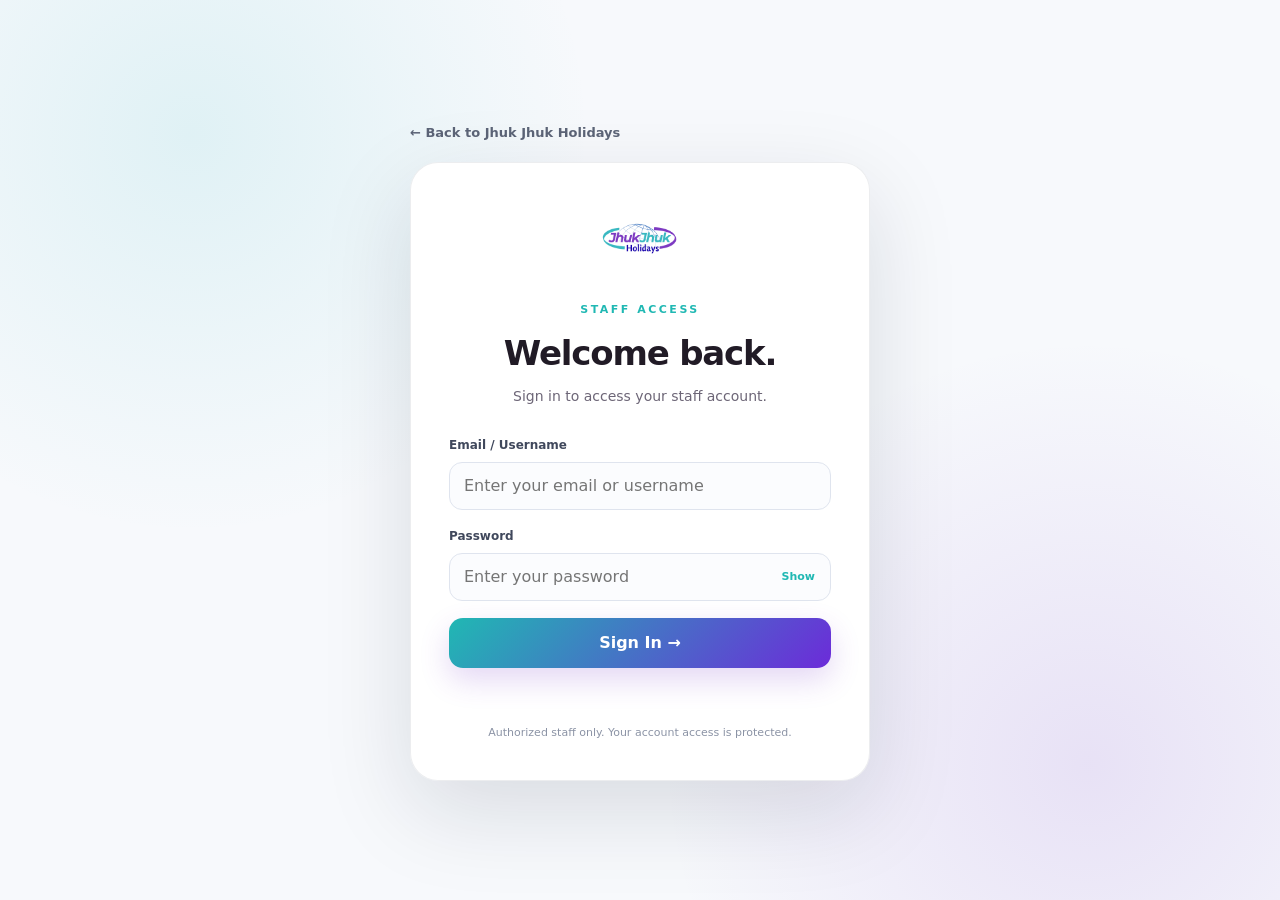
<file: login.html>
<!doctype html>
<html lang="en">
<head>
<meta charset="utf-8">
<meta name="viewport" content="width=device-width,initial-scale=1">
<meta name="theme-color" content="#ffffff">
<title>Staff Login | Jhuk Jhuk Holidays</title>
<link rel="icon" href="assets/images/jhuk-jhuk-logo.png">
<link rel="stylesheet" href="assets/css/style.css">
</head>
<body class="login-page">
<main class="login-shell">
  <a class="login-back" href="index.html">← Back to Jhuk Jhuk Holidays</a>
  <section class="login-card" aria-labelledby="loginTitle">
    <div class="login-brand"><img src="assets/images/jhuk-jhuk-logo.png" alt="Jhuk Jhuk Holidays"></div>
    <span class="login-kicker">STAFF ACCESS</span>
    <h1 id="loginTitle">Welcome back.</h1>
    <p class="login-subtitle">Sign in to access your staff account.</p>
    <form id="staffLoginForm" novalidate>
      <label for="loginEmail">Email / Username</label>
      <input id="loginEmail" name="email" type="text" autocomplete="username" required placeholder="Enter your email or username">
      <label for="loginPassword">Password</label>
      <div class="password-wrap"><input id="loginPassword" name="password" type="password" autocomplete="current-password" required placeholder="Enter your password"><button type="button" id="togglePassword" aria-label="Show password">Show</button></div>
      <button class="login-submit" type="submit" id="loginSubmit">Sign In <span>→</span></button>
      <div class="login-message" id="loginMessage" role="status" aria-live="polite"></div>
    </form>
    <p class="login-note">Authorized staff only. Your account access is protected.</p>
  </section>
</main>
<script src="assets/js/auth.js"></script>
</body>
</html>
</file>
<file: assets/css/style.css>
@import url('https://fonts.googleapis.com/css2?family=Kaushan+Script&family=Montserrat:wght@600;700;800;900&display=swap');
*{box-sizing:border-box;margin:0;padding:0}
:root{--teal:#20b9b0;--purple:#32105c;--ink:#252033;--muted:#686477;--light:#faf8fc;--white:#fff;--line:#e8e2ee;--shadow:0 20px 60px rgba(37,16,65,.11);--r:24px;--gold:#d6b477;--purple-bright:#7937c8}
html{scroll-behavior:smooth}body{font-family:Inter,Poppins,system-ui,-apple-system,"Segoe UI",sans-serif;color:var(--ink);background:#fff;line-height:1.6}body.locked{overflow:hidden}
a{text-decoration:none;color:inherit}button,input,select{font:inherit}button{cursor:pointer}img{display:block;max-width:100%}.container{width:min(1180px,calc(100% - 40px));margin:auto}
.brand-intro{position:fixed;inset:0;z-index:99999;display:grid;place-items:center;overflow:hidden;background:#080b18;color:#fff;transition:opacity .9s cubic-bezier(.65,0,.35,1),visibility .9s,transform .9s cubic-bezier(.65,0,.35,1)}
.brand-intro:before{content:"";position:absolute;inset:0;background:radial-gradient(circle at 50% 45%,rgba(54,184,194,.11),transparent 28%),radial-gradient(circle at 50% 55%,rgba(121,55,200,.09),transparent 43%),linear-gradient(180deg,#070a15,#0b1020 52%,#080b17);}
.brand-intro.done{opacity:0;visibility:hidden;transform:scale(1.045);pointer-events:none}.intro-content{position:relative;z-index:8;width:min(720px,92vw);text-align:center;display:flex;align-items:center;flex-direction:column}
.intro-stars{position:absolute;inset:0;opacity:.65;background-image:radial-gradient(circle,rgba(255,255,255,.7) 0 1px,transparent 1.5px),radial-gradient(circle,rgba(84,224,213,.45) 0 1px,transparent 1.5px);background-size:170px 170px,260px 260px;background-position:20px 40px,90px 120px;animation:starDrift 14s linear infinite}
.intro-grid{position:absolute;left:-10%;right:-10%;bottom:-25%;height:58%;opacity:.16;background-image:linear-gradient(rgba(84,224,213,.22) 1px,transparent 1px),linear-gradient(90deg,rgba(84,224,213,.22) 1px,transparent 1px);background-size:70px 70px;transform:perspective(520px) rotateX(62deg) scale(1.3);transform-origin:bottom center;mask-image:linear-gradient(to top,black,transparent 85%);-webkit-mask-image:linear-gradient(to top,black,transparent 85%)}
.intro-orbit{position:absolute;left:50%;top:50%;border:1px solid rgba(84,224,213,.12);border-radius:50%;transform:translate(-50%,-50%) rotate(-16deg);pointer-events:none}.orbit-a{width:min(760px,105vw);height:min(250px,35vw);animation:orbitFloat 7s ease-in-out infinite}.orbit-b{width:min(620px,88vw);height:min(205px,29vw);border-color:rgba(155,116,255,.13);transform:translate(-50%,-50%) rotate(18deg);animation:orbitFloat 9s ease-in-out infinite reverse}.orbit-c{width:min(900px,125vw);height:min(310px,43vw);border-style:dashed;border-color:rgba(255,255,255,.05);transform:translate(-50%,-50%) rotate(-4deg)}
.intro-route{position:absolute;inset:18% 4% 18%;z-index:2;opacity:.55;pointer-events:none}.intro-route svg{width:100%;height:100%;overflow:visible}.route-path{fill:none;stroke:url(#introGradient);stroke:rgba(84,224,213,.3);stroke-width:1.2;stroke-dasharray:7 11;animation:routeMove 9s linear infinite}.route-dot{fill:#54e0d5;filter:drop-shadow(0 0 7px rgba(84,224,213,.9));animation:dotPulse 2s ease-in-out infinite}.route-dot-2{fill:#a67cff;animation-delay:.8s}
.intro-destination{position:absolute;z-index:5;font-size:9px;font-weight:900;letter-spacing:2.2px;color:rgba(255,255,255,.42);opacity:0;animation:labelIn .7s ease forwards}.intro-destination span{font-size:7px;color:rgba(84,224,213,.7);margin-left:5px}.intro-d1{left:9%;top:28%;animation-delay:.8s}.intro-d2{right:10%;top:24%;animation-delay:1.15s}.intro-d3{left:13%;bottom:27%;animation-delay:1.5s}.intro-d4{right:12%;bottom:24%;animation-delay:1.85s}
.intro-skip{position:absolute;right:28px;top:25px;z-index:20;border:1px solid rgba(255,255,255,.15);border-radius:999px;padding:9px 13px;background:rgba(255,255,255,.05);color:rgba(255,255,255,.68);font-size:9px;font-weight:900;letter-spacing:1.5px;backdrop-filter:blur(12px);transition:.25s}.intro-skip span{color:#54e0d5;margin-left:5px}.intro-skip:hover{color:#fff;border-color:rgba(84,224,213,.45);transform:translateY(-2px);background:rgba(84,224,213,.08)}
.intro-overline{display:flex;align-items:center;gap:11px;font-size:8px;font-weight:900;letter-spacing:3.5px;color:rgba(255,255,255,.48);margin-bottom:17px;opacity:0;animation:fadeUp .7s ease .25s forwards}.intro-overline span{width:32px;height:1px;background:linear-gradient(90deg,transparent,#54e0d5)}.intro-overline span:last-child{background:linear-gradient(90deg,#a67cff,transparent)}
.intro-logo-wrap{position:relative;width:min(440px,70vw);opacity:0;transform:scale(.64) translateY(18px);animation:logoInDark 1.15s cubic-bezier(.16,1,.3,1) .35s forwards}.intro-logo{width:100%;filter:drop-shadow(0 18px 36px rgba(0,0,0,.32)) drop-shadow(0 0 22px rgba(84,224,213,.08))}.intro-ring{position:absolute;left:50%;top:50%;width:300px;height:300px;border:1px solid rgba(84,224,213,.24);border-radius:50%;transform:translate(-50%,-50%) scale(.2);animation:ringDark 2.2s ease-out .5s forwards}.intro-ring:after{content:"";position:absolute;inset:28px;border-radius:50%;border:1px solid rgba(166,124,255,.18)}.intro-ring-2{width:420px;height:420px;border-color:rgba(255,255,255,.06);animation:ringDark2 2.8s ease-out .75s forwards}
.intro-tagline{margin-top:2px;display:flex;gap:9px;justify-content:center;flex-wrap:wrap;font-size:clamp(23px,3vw,38px);font-weight:800;letter-spacing:-1.4px}.intro-tagline span{opacity:0;transform:translateY(18px);animation:wordIn .6s ease forwards}.intro-tagline span:nth-child(1){animation-delay:1.15s}.intro-tagline span:nth-child(2){animation-delay:1.32s}.intro-tagline span:nth-child(3){animation-delay:1.49s}.gradient-text{background:linear-gradient(90deg,#54e0d5,#a67cff);-webkit-background-clip:text;background-clip:text;color:transparent}.intro-sub{margin-top:10px;font-size:9px;font-weight:700;letter-spacing:1.7px;color:rgba(255,255,255,.43);text-transform:uppercase;opacity:0;animation:fadeUp .7s ease 1.72s forwards}
.intro-progress{display:flex;align-items:center;gap:10px;margin-top:25px;opacity:0;animation:fadeUp .5s ease 1.85s forwards}.intro-progress-track{width:150px;height:2px;background:rgba(255,255,255,.09);overflow:hidden;border-radius:10px}.intro-progress-track span{display:block;width:0;height:100%;background:linear-gradient(90deg,#54e0d5,#8d55df);animation:loadDark 1.35s cubic-bezier(.65,0,.35,1) 1.95s forwards}.intro-progress b{font-size:7px;letter-spacing:2px;color:rgba(255,255,255,.35)}
.intro-footer{position:absolute;z-index:7;left:50%;bottom:27px;transform:translateX(-50%);display:flex;align-items:center;gap:12px;white-space:nowrap;font-size:7px;letter-spacing:2.5px;font-weight:900;color:rgba(255,255,255,.27);opacity:0;animation:fadeUp .7s ease 1.7s forwards}.intro-footer i{width:3px;height:3px;border-radius:50%;background:#54e0d5;opacity:.7}.glow{position:absolute;width:430px;height:430px;border-radius:50%;filter:blur(120px);opacity:.11}.g1{left:-180px;top:-160px;background:#36b8c2}.g2{right:-170px;bottom:-170px;background:#7937c8}
@keyframes logoInDark{0%{opacity:0;transform:scale(.64) translateY(18px);filter:blur(12px)}70%{opacity:1;transform:scale(1.025);filter:blur(0)}100%{opacity:1;transform:scale(1);filter:blur(0)}}@keyframes ringDark{0%{opacity:0;transform:translate(-50%,-50%) scale(.2)}35%{opacity:.8}100%{opacity:0;transform:translate(-50%,-50%) scale(1.55)}}@keyframes ringDark2{0%{opacity:0;transform:translate(-50%,-50%) scale(.25)}35%{opacity:.55}100%{opacity:0;transform:translate(-50%,-50%) scale(1.25)}}@keyframes wordIn{to{opacity:1;transform:none}}@keyframes fadeUp{from{transform:translateY(10px)}to{opacity:1;transform:none}}@keyframes loadDark{to{width:100%}}@keyframes labelIn{to{opacity:1;transform:none}}@keyframes starDrift{to{background-position:180px 180px,0 260px}}@keyframes orbitFloat{50%{opacity:.8;transform:translate(-50%,-50%) rotate(-11deg) scale(1.025)}}@keyframes routeMove{to{stroke-dashoffset:-180}}@keyframes dotPulse{50%{opacity:.45;transform:scale(.65)}}
@media(max-width:700px){.intro-route{inset:20% -20% 20%;opacity:.35}.intro-destination{font-size:7px;letter-spacing:1.6px}.intro-d1{left:6%;top:23%}.intro-d2{right:6%;top:21%}.intro-d3{left:7%;bottom:23%}.intro-d4{right:6%;bottom:20%}.intro-logo-wrap{width:min(390px,82vw)}.intro-ring{width:230px;height:230px}.intro-ring-2{width:330px;height:330px}.intro-overline{font-size:6.5px;letter-spacing:2.5px}.intro-sub{max-width:80vw;line-height:1.8}.intro-footer{bottom:18px;gap:8px;font-size:6px}.intro-skip{right:16px;top:16px}}
@media(prefers-reduced-motion:reduce){.intro-stars,.intro-orbit,.route-path,.route-dot,.intro-logo-wrap,.intro-ring,.intro-ring-2,.intro-tagline span,.intro-sub,.intro-progress,.intro-footer,.intro-destination,.intro-overline{animation:none!important;opacity:1!important;transform:none!important}.intro-progress-track span{width:100%!important}.brand-intro{transition:opacity .35s ease,visibility .35s ease,transform .35s ease}}
.navbar{position:fixed;z-index:1000;top:0;left:0;width:100%;background:rgba(255,255,255,.9);backdrop-filter:blur(18px);border-bottom:1px solid rgba(15,20,40,.06)}.nav-inner{height:82px;display:flex;align-items:center;justify-content:space-between;gap:28px}.company-logo img{width:148px;height:64px;object-fit:contain}.nav-links{list-style:none;display:flex;gap:30px;align-items:center}.nav-links a{font-size:14px;font-weight:700;color:#454c60;transition:.2s}.nav-links a:hover{color:var(--teal)}.nav-actions{display:flex;gap:10px;align-items:center}.btn{border:0;border-radius:14px;padding:13px 20px;font-weight:800;font-size:14px;transition:.25s}.btn:hover{transform:translateY(-2px)}.btn-primary{color:#fff;background:linear-gradient(135deg,var(--teal),var(--purple));box-shadow:0 10px 28px rgba(121,55,200,.2)}.btn-white{background:#fff;color:var(--ink)}.menu{display:none;width:44px;height:44px;border:1px solid var(--line);border-radius:13px;background:#fff;font-size:20px}
.hero{min-height:770px;padding:170px 0 120px;position:relative;overflow:hidden;background:linear-gradient(110deg,rgba(7,15,34,.94),rgba(10,50,70,.76),rgba(82,44,135,.45)),url("https://images.unsplash.com/photo-1507525428034-b723cf961d3e?auto=format&fit=crop&w=2000&q=85") center/cover}.hero:after{content:"";position:absolute;inset:auto 0 0;height:190px;background:linear-gradient(transparent,rgba(0,0,0,.25))}.hero-content{position:relative;z-index:2;max-width:800px}.badge{display:inline-flex;padding:8px 14px;border-radius:50px;border:1px solid rgba(255,255,255,.24);background:rgba(255,255,255,.11);backdrop-filter:blur(10px);color:#fff;font-size:13px;font-weight:800;margin-bottom:22px}.hero h1{font-size:clamp(50px,7vw,86px);line-height:.98;letter-spacing:-4px;color:#fff;margin-bottom:25px}.hero h1 span{background:linear-gradient(90deg,#54e0d5,#c6b4ff);-webkit-background-clip:text;background-clip:text;color:transparent}.hero p{max-width:620px;color:rgba(255,255,255,.82);font-size:18px;margin-bottom:34px}.hero-buttons{display:flex;gap:12px;flex-wrap:wrap}
.search-wrap{position:relative;z-index:20;margin-top:-54px}.search-panel{padding:19px;background:#fff;border-radius:24px;box-shadow:var(--shadow);display:grid;grid-template-columns:1.25fr 1fr .9fr .9fr auto;gap:10px}.field{padding:9px 14px;border-right:1px solid var(--line)}.field label{display:block;font-size:10px;letter-spacing:.9px;text-transform:uppercase;color:#8a91a3;font-weight:900;margin-bottom:3px}.field input,.field select{border:0;outline:0;width:100%;background:transparent;color:var(--ink);font-weight:700}.search-btn{border:0;border-radius:17px;padding:0 24px;color:#fff;font-weight:900;background:linear-gradient(135deg,var(--teal),var(--purple))}
.section{padding:100px 0}.light{background:var(--light)}.section-head{display:flex;justify-content:space-between;align-items:end;gap:30px;margin-bottom:44px}.eyebrow{display:block;color:#168e91;font-size:11px;font-weight:900;letter-spacing:1.5px;text-transform:uppercase;margin-bottom:7px}.title{font-size:clamp(34px,5vw,52px);line-height:1.08;letter-spacing:-2px;max-width:680px}.lead{max-width:460px;color:var(--muted)}
.destination-grid{display:grid;grid-template-columns:repeat(4,1fr);gap:20px}.destination{height:405px;position:relative;overflow:hidden;border-radius:var(--r);cursor:pointer}.destination:first-child{grid-column:span 2}.destination img{width:100%;height:100%;object-fit:cover;transition:.5s}.destination:hover img{transform:scale(1.07)}.overlay{position:absolute;inset:0;padding:25px;display:flex;justify-content:end;flex-direction:column;color:#fff;background:linear-gradient(transparent 30%,rgba(0,0,0,.8))}.overlay small{opacity:.8}.overlay h3{font-size:26px}
.package-grid{display:grid;grid-template-columns:repeat(3,1fr);gap:24px}.package{overflow:hidden;background:#fff;border:1px solid var(--line);border-radius:var(--r);transition:.3s}.package:hover{transform:translateY(-7px);box-shadow:var(--shadow)}.package-image{height:235px;position:relative;overflow:hidden}.package-image img{width:100%;height:100%;object-fit:cover;transition:.4s}.package:hover img{transform:scale(1.05)}.package-badge{position:absolute;left:15px;top:15px;background:#fff;border-radius:30px;padding:7px 11px;font-size:10px;font-weight:900}.package-body{padding:24px}.meta{color:var(--purple);font-size:11px;font-weight:900;margin-bottom:7px}.package h3{font-size:22px;margin-bottom:8px}.package p{font-size:14px;color:var(--muted);min-height:46px}.package-foot{display:flex;justify-content:space-between;align-items:center;border-top:1px solid var(--line);margin-top:20px;padding-top:18px}.price small{display:block;color:#9399a8;font-size:10px}.price strong{font-size:22px}
.features{display:grid;grid-template-columns:repeat(4,1fr);gap:20px}.feature{padding:29px;border-radius:22px;background:#fff;box-shadow:0 10px 40px rgba(0,0,0,.05)}.feature-icon{width:52px;height:52px;border-radius:16px;display:grid;place-items:center;font-size:22px;background:linear-gradient(135deg,rgba(54,184,194,.14),rgba(121,55,200,.14));margin-bottom:18px}.feature p{font-size:14px;color:var(--muted);margin-top:7px}
.cta{padding:85px 0}.cta-box{position:relative;overflow:hidden;padding:62px;border-radius:32px;display:flex;justify-content:space-between;align-items:center;gap:40px;color:#fff;background:linear-gradient(135deg,#159fa3,#713dcc)}.cta-box:after{content:"✈";position:absolute;right:8%;top:-70px;font-size:240px;opacity:.06;transform:rotate(-20deg)}.cta h2{font-size:clamp(32px,5vw,49px);line-height:1.1;letter-spacing:-2px;max-width:650px}.cta p{opacity:.82;margin-top:10px}
footer{background:#111526;color:#fff;padding:62px 0 24px}.footer-grid{display:grid;grid-template-columns:1.5fr 1fr 1fr 1fr;gap:45px}.footer-logo{background:#fff;border-radius:16px;padding:8px 12px;width:max-content}.footer-logo img{width:150px;height:62px;object-fit:contain}.footer-about p,.footer-col a,.footer-col p{color:#9ca4b8;font-size:14px}.footer-about p{max-width:330px;margin-top:18px}.footer-col h4{margin-bottom:15px}.footer-col a,.footer-col p{display:block;margin:8px 0}.footer-col a:hover{color:#55d9cf}.copyright{text-align:center;color:#7e8496;font-size:12px;border-top:1px solid rgba(255,255,255,.08);padding-top:20px;margin-top:50px}.toast{position:fixed;z-index:5000;right:24px;bottom:24px;max-width:360px;padding:15px 19px;border-radius:14px;background:#12172a;color:#fff;box-shadow:var(--shadow);opacity:0;transform:translateY(25px);pointer-events:none;transition:.3s}.toast.show{opacity:1;transform:none}






/* V9 - LARGER, MORE PROMINENT ANIMATED BRAND LOGO */
.company-logo{
    display:flex;
    align-items:center;
    justify-content:center;
    overflow:visible;
}
.company-logo img{
    width:178px;
    height:72px;
    object-fit:contain;
    transform-origin:center;
    filter:drop-shadow(0 8px 16px rgba(54,184,194,.12));
    animation:navLogoEntrance .9s cubic-bezier(.16,1,.3,1) both,
              navLogoFloat 4s ease-in-out 1s infinite;
    transition:transform .3s ease,filter .3s ease;
}
.company-logo:hover img{
    transform:scale(1.08);
    filter:drop-shadow(0 10px 22px rgba(121,55,200,.24));
}

.intro-logo-wrap{
    width:min(570px,88vw) !important;
}
.intro-logo{
    filter:drop-shadow(0 28px 42px rgba(30,50,120,.17)) !important;
}

.footer-logo{
    padding:10px 16px !important;
}
.footer-logo img{
    width:180px !important;
    height:72px !important;
    animation:footerLogoFloat 4.5s ease-in-out infinite;
}

.popup-brand-logo{
    width:185px !important;
    height:76px !important;
    margin-bottom:17px !important;
    filter:drop-shadow(0 9px 17px rgba(54,184,194,.15));
    animation:popupLogoIn .65s cubic-bezier(.16,1,.3,1) both,
              popupLogoFloat 3.8s ease-in-out .7s infinite;
}
.itinerary-popup-logo{
    width:165px !important;
    height:68px !important;
    margin:0 0 14px !important;
}

@keyframes navLogoEntrance{
    0%{opacity:0;transform:translateY(-12px) scale(.82)}
    65%{opacity:1;transform:translateY(2px) scale(1.05)}
    100%{opacity:1;transform:none}
}
@keyframes navLogoFloat{
    0%,100%{transform:translateY(0)}
    50%{transform:translateY(-3px)}
}
@keyframes footerLogoFloat{
    0%,100%{transform:translateY(0)}
    50%{transform:translateY(-3px)}
}
@keyframes popupLogoIn{
    0%{opacity:0;transform:scale(.72) translateY(10px)}
    70%{opacity:1;transform:scale(1.06) translateY(0)}
    100%{opacity:1;transform:scale(1)}
}
@keyframes popupLogoFloat{
    0%,100%{transform:translateY(0)}
    50%{transform:translateY(-3px)}
}

@media(max-width:650px){
    .company-logo img{width:140px;height:60px}
    .intro-logo-wrap{width:min(410px,92vw) !important}
    .footer-logo img{width:155px !important;height:65px !important}
    .popup-brand-logo{width:155px !important;height:65px !important}
    .itinerary-popup-logo{width:140px !important;height:58px !important}
}

@media(prefers-reduced-motion:reduce){
    .company-logo img,.footer-logo img,.popup-brand-logo{
        animation:none !important;
    }
}

/* COMPANY LOGO INSIDE ALL POPUPS */
.popup-brand-logo{
    display:block;
    width:155px;
    height:64px;
    object-fit:contain;
    margin:0 auto 15px;
}
.itinerary-popup-logo{
    width:135px;
    height:56px;
    margin:0 0 12px;
}
@media(max-width:650px){
    .popup-brand-logo{width:135px;height:56px}
    .itinerary-popup-logo{width:120px;height:50px}
}

/* WIDER TRAVEL EXPERT CTA BUTTON */
.travel-expert-main-btn{
    min-width:260px;
    min-height:56px;
    padding:16px 28px;
    display:inline-flex;
    align-items:center;
    justify-content:center;
    white-space:nowrap;
    font-size:15px;
    line-height:1.2;
    position:relative;
    z-index:2;
}
@media(max-width:650px){
    .travel-expert-main-btn{
        width:100%;
        min-width:0;
        min-height:58px;
        padding:17px 20px;
    }
}

/* TRAVEL EXPERT CONTACT - REBUILT FROM SCRATCH */
.travel-contact-modal{
    position:fixed; inset:0; z-index:20000;
    display:none; align-items:center; justify-content:center;
    padding:20px; background:rgba(10,15,30,.72);
    backdrop-filter:blur(8px);
}
.travel-contact-modal.is-open{display:flex}
.travel-contact-box{
    position:relative; width:min(430px,100%);
    padding:30px; border-radius:26px; background:#fff;
    box-shadow:0 30px 90px rgba(0,0,0,.32);
    text-align:center; animation:travelPop .22s ease-out;
}
@keyframes travelPop{from{opacity:0;transform:translateY(18px) scale(.97)}to{opacity:1;transform:none}}
.travel-contact-x{
    position:absolute; right:16px; top:16px;
    width:38px; height:38px; border:0; border-radius:50%;
    background:#f2f4f8; color:#101526; font-size:23px; line-height:1;
}
.travel-contact-icon{font-size:34px;margin-bottom:8px}
.travel-contact-box h3{font-size:27px;line-height:1.2;margin-bottom:7px}
.travel-contact-box>p{color:#687086;font-size:14px;margin-bottom:22px}
.travel-action{
    display:flex; align-items:center; gap:14px;
    width:100%; padding:16px 18px; margin-top:11px;
    border:1px solid #e7eaf1; border-radius:17px;
    text-align:left; transition:.2s; background:#fff;
}
.travel-action:hover{transform:translateY(-2px);box-shadow:0 12px 28px rgba(0,0,0,.08)}
.travel-action>span{font-size:25px}
.travel-action strong{display:block;font-size:15px}
.travel-action small{display:block;color:#7c8497;margin-top:1px}
.travel-call strong{color:#5b3bc4}
.travel-whatsapp strong{color:#168c4b}

/* PACKAGE ITINERARY MODAL */
.modal-backdrop{position:fixed;inset:0;z-index:9000;background:rgba(10,15,30,.68);backdrop-filter:blur(7px);display:flex;align-items:center;justify-content:center;padding:22px;opacity:0;visibility:hidden;transition:.25s}
.modal-backdrop.open{opacity:1;visibility:visible}.itinerary-modal{width:min(720px,100%);max-height:88vh;overflow:auto;background:#fff;border-radius:26px;box-shadow:0 30px 90px rgba(0,0,0,.3);transform:translateY(25px) scale(.98);transition:.25s}
.modal-backdrop.open .itinerary-modal{transform:none}.modal-top{padding:27px 28px 22px;background:linear-gradient(135deg,rgba(54,184,194,.11),rgba(121,55,200,.11));border-bottom:1px solid var(--line);position:relative}.modal-top .meta{margin-bottom:5px}.modal-top h2{font-size:30px;line-height:1.15;padding-right:45px}.modal-close{position:absolute;right:20px;top:20px;width:40px;height:40px;border:0;border-radius:50%;background:#fff;color:var(--ink);font-size:22px;box-shadow:0 6px 20px rgba(0,0,0,.08)}
.modal-content{padding:26px 28px}.modal-summary{display:flex;justify-content:space-between;gap:20px;align-items:center;padding-bottom:20px;margin-bottom:22px;border-bottom:1px solid var(--line)}.modal-summary p{color:var(--muted);font-size:14px}.modal-price{text-align:right;white-space:nowrap}.modal-price small{display:block;color:#8a91a3;font-size:10px}.modal-price strong{font-size:24px}
.itinerary-list{display:grid;gap:12px;margin-top:15px}.day-item{display:grid;grid-template-columns:68px 1fr;gap:14px;padding:15px;border:1px solid var(--line);border-radius:16px}.day-label{height:42px;display:grid;place-items:center;border-radius:12px;background:linear-gradient(135deg,var(--teal),var(--purple));color:#fff;font-size:11px;font-weight:900}.day-item h4{margin-bottom:2px}.day-item p{font-size:13px;color:var(--muted)}
.inclusions{margin-top:24px;padding:18px;border-radius:16px;background:var(--light)}.inclusions h4{margin-bottom:8px}.inclusions p{font-size:13px;color:var(--muted)}
.modal-actions{display:flex;justify-content:flex-end;gap:10px;margin-top:24px;flex-wrap:wrap}.btn-outline{background:#fff;color:var(--ink);border:1px solid var(--line)}
@media(max-width:650px){.modal-top,.modal-content{padding-left:20px;padding-right:20px}.modal-top h2{font-size:25px}.modal-summary{align-items:flex-start;flex-direction:column}.modal-price{text-align:left}.day-item{grid-template-columns:56px 1fr}}

@media(max-width:1000px){.nav-links{position:fixed;top:82px;left:0;width:100%;padding:25px;background:#fff;flex-direction:column;transform:translateY(-140%);transition:.3s;box-shadow:0 18px 30px rgba(0,0,0,.08)}.nav-links.active{transform:none}.nav-actions .btn{display:none}.menu{display:block}.search-panel{grid-template-columns:1fr 1fr}.search-btn{min-height:55px}.destination-grid,.package-grid,.features{grid-template-columns:repeat(2,1fr)}.footer-grid{grid-template-columns:repeat(2,1fr)}}
@media(max-width:650px){.container{width:min(100% - 28px,1180px)}.company-logo img{width:116px;height:54px}.hero{min-height:700px;padding-top:145px}.hero h1{letter-spacing:-2.5px}.search-wrap{margin-top:-36px}.search-panel{grid-template-columns:1fr}.field{border-right:0;border-bottom:1px solid var(--line)}.search-btn{height:56px}.section{padding:74px 0}.section-head{align-items:start;flex-direction:column}.destination-grid,.package-grid,.features,.footer-grid{grid-template-columns:1fr}.destination:first-child{grid-column:span 1}.destination{height:350px}.cta-box{padding:40px 27px;align-items:start;flex-direction:column}.intro-ring{width:245px;height:245px}.intro-tagline{font-size:25px}}

/* V10 - DOUBLE-SIZE LOGO SYSTEM + ANIMATION EVERYWHERE */

/* Give navbar enough room for the larger brand */
.nav-inner{height:118px !important}
.nav-links{align-self:center}
.company-logo{
    min-width:300px;
    overflow:visible !important;
}
.company-logo img{
    width:300px !important;
    height:104px !important;
    object-fit:contain;
    transform-origin:center;
    animation:brandReveal .9s cubic-bezier(.16,1,.3,1) both,
              brandFloat 3.8s ease-in-out 1s infinite !important;
    filter:drop-shadow(0 12px 22px rgba(54,184,194,.18))
           drop-shadow(0 5px 12px rgba(121,55,200,.10)) !important;
}
.company-logo:hover img{
    animation-play-state:paused !important;
    transform:scale(1.07) rotate(-1deg) !important;
    filter:drop-shadow(0 15px 28px rgba(54,184,194,.25))
           drop-shadow(0 8px 18px rgba(121,55,200,.20)) !important;
}

/* Hero starts below the taller navbar */
.hero{padding-top:205px !important}

/* Opening splash logo: roughly double its earlier visual size */
.intro-logo-wrap{
    width:min(900px,94vw) !important;
}
.intro-logo{
    animation:openingLogoPulse 3.4s ease-in-out 1.1s infinite !important;
    filter:drop-shadow(0 34px 52px rgba(30,50,120,.20)) !important;
}
.intro-ring{
    width:500px !important;
    height:500px !important;
}

/* Footer logo */
.footer-logo{
    padding:14px 20px !important;
    border-radius:20px !important;
}
.footer-logo img{
    width:300px !important;
    height:118px !important;
    object-fit:contain;
    animation:brandReveal .8s ease both,
              brandFloat 4.2s ease-in-out .8s infinite !important;
    filter:drop-shadow(0 10px 20px rgba(54,184,194,.15));
}

/* Every popup logo */
.popup-brand-logo{
    width:300px !important;
    height:118px !important;
    max-width:88% !important;
    object-fit:contain;
    margin:0 auto 20px !important;
    animation:popupBrandReveal .65s cubic-bezier(.16,1,.3,1) both,
              brandFloat 3.5s ease-in-out .7s infinite !important;
    filter:drop-shadow(0 12px 22px rgba(54,184,194,.18))
           drop-shadow(0 5px 12px rgba(121,55,200,.12)) !important;
}
.itinerary-popup-logo{
    width:270px !important;
    height:105px !important;
    max-width:78% !important;
    margin:0 0 18px !important;
}

/* Ensure modal has room for large logo */
.modal-top{padding-top:30px !important}
.travel-contact-box{width:min(500px,100%) !important}

/* Unified animation language */
@keyframes brandReveal{
    0%{opacity:0;transform:scale(.72) translateY(-12px)}
    65%{opacity:1;transform:scale(1.06) translateY(2px)}
    100%{opacity:1;transform:scale(1) translateY(0)}
}
@keyframes brandFloat{
    0%,100%{transform:translateY(0) scale(1)}
    50%{transform:translateY(-5px) scale(1.018)}
}
@keyframes openingLogoPulse{
    0%,100%{transform:scale(1)}
    50%{transform:scale(1.035)}
}
@keyframes popupBrandReveal{
    0%{opacity:0;transform:scale(.65) translateY(14px)}
    65%{opacity:1;transform:scale(1.07) translateY(0)}
    100%{opacity:1;transform:scale(1)}
}

/* Tablet */
@media(max-width:1000px){
    .nav-inner{height:100px !important}
    .company-logo{min-width:220px}
    .company-logo img{width:220px !important;height:86px !important}
    .nav-links{top:100px !important}
    .hero{padding-top:175px !important}
    .intro-logo-wrap{width:min(720px,94vw) !important}
    .intro-ring{width:390px !important;height:390px !important}
}

/* Mobile: still approximately double the original mobile logo */
@media(max-width:650px){
    .nav-inner{height:92px !important}
    .company-logo{min-width:190px}
    .company-logo img{width:190px !important;height:76px !important}
    .nav-links{top:92px !important}
    .hero{padding-top:165px !important}
    .intro-logo-wrap{width:min(560px,96vw) !important}
    .intro-ring{width:300px !important;height:300px !important}
    .footer-logo img{width:240px !important;height:96px !important}
    .popup-brand-logo{width:240px !important;height:96px !important}
    .itinerary-popup-logo{width:215px !important;height:86px !important}
}

/* Respect accessibility settings */
@media(prefers-reduced-motion:reduce){
    .company-logo img,.intro-logo,.footer-logo img,.popup-brand-logo{
        animation:none !important;
    }
}


/* V11 - RESTORE V9 INITIAL INTRO ONLY */
.intro-logo-wrap{
    width:min(570px,88vw) !important;
}
.intro-logo{
    animation:none !important;
    filter:drop-shadow(0 28px 42px rgba(30,50,120,.17)) !important;
}
.intro-ring{
    width:320px !important;
    height:320px !important;
}

/* Re-apply the original V9 intro entrance */
.intro-logo-wrap{
    opacity:0;
    transform:scale(.72) translateY(20px);
    animation:logoIn 1.25s cubic-bezier(.16,1,.3,1) .15s forwards !important;
}

@media(max-width:1000px){
    .intro-logo-wrap{width:min(570px,88vw) !important}
    .intro-ring{width:320px !important;height:320px !important}
}
@media(max-width:650px){
    .intro-logo-wrap{width:min(410px,92vw) !important}
    .intro-ring{width:245px !important;height:245px !important}
}


/* V12 - ENQUIRE NOW CONTACT ACTIONS */
.package-foot{
    gap:12px;
    flex-wrap:wrap;
}
.package-foot .price{
    margin-right:auto;
}
.package-foot .btn{
    padding:11px 15px;
}
.package-enquire-now{
    min-width:112px;
}
@media(max-width:650px){
    .package-foot{
        align-items:stretch;
    }
    .package-foot .price{
        width:100%;
        margin-bottom:4px;
    }
    .package-foot .btn{
        flex:1;
    }
}


/* V13 - FOOTER LOGO: BIGGER LOGO, TIGHTER WHITE BACKGROUND */
.footer-logo{
    display:inline-flex !important;
    align-items:center;
    justify-content:center;
    width:auto !important;
    padding:3px 7px !important;
    border-radius:12px !important;
    background:#fff !important;
    line-height:0;
}
.footer-logo img{
    width:340px !important;
    height:125px !important;
    max-width:100% !important;
    object-fit:contain !important;
    margin:0 !important;
    animation:brandReveal .8s ease both,
              brandFloat 4.2s ease-in-out .8s infinite !important;
}
@media(max-width:650px){
    .footer-logo{
        padding:3px 6px !important;
    }
    .footer-logo img{
        width:280px !important;
        height:105px !important;
    }
}


/* =========================================================
   V14 - FOOTER REBUILT FROM SCRATCH
   Isolated jj-footer-* classes prevent old footer CSS conflicts.
========================================================= */
.jj-footer{
    background:#111526;
    color:#fff;
    padding:58px 0 24px;
}
.jj-footer-grid{
    display:grid;
    grid-template-columns:minmax(360px,1.6fr) repeat(3,1fr);
    gap:42px;
    align-items:start;
}
.jj-footer-brand{
    min-width:0;
}
.jj-footer-logo{
    display:block;
    width:360px;
    max-width:100%;
    line-height:0;
    background:transparent;
    border:0;
    padding:0;
    margin:0 0 18px;
    overflow:visible;
}
.jj-footer-logo img{
    display:block;
    width:100%;
    height:auto;
    max-height:none;
    object-fit:contain;
    object-position:left center;
    margin:0;
    padding:0;
    border:0;
    background:transparent;
    filter:drop-shadow(0 8px 16px rgba(54,184,194,.18));
    transform-origin:left center;
    animation:jjFooterLogoIn .8s cubic-bezier(.16,1,.3,1) both,
              jjFooterLogoFloat 4s ease-in-out .9s infinite;
}
.jj-footer-logo:hover img{
    animation-play-state:paused;
    transform:scale(1.035);
    filter:drop-shadow(0 11px 22px rgba(121,55,200,.23));
}
.jj-footer-brand>p{
    max-width:350px;
    color:#9ca4b8;
    font-size:14px;
    margin:0;
}
.jj-footer-column h4{
    color:#fff;
    margin:0 0 15px;
    font-size:15px;
}
.jj-footer-column a,
.jj-footer-column p{
    display:block;
    color:#9ca4b8;
    font-size:14px;
    margin:8px 0;
}
.jj-footer-column a:hover{
    color:#55d9cf;
}
.jj-footer-bottom{
    margin-top:48px;
    padding-top:20px;
    border-top:1px solid rgba(255,255,255,.08);
    color:#7e8496;
    font-size:12px;
    text-align:center;
}
@keyframes jjFooterLogoIn{
    from{opacity:0;transform:translateY(10px) scale(.9)}
    to{opacity:1;transform:translateY(0) scale(1)}
}
@keyframes jjFooterLogoFloat{
    0%,100%{transform:translateY(0)}
    50%{transform:translateY(-4px)}
}
@media(max-width:1000px){
    .jj-footer-grid{
        grid-template-columns:repeat(2,1fr);
    }
    .jj-footer-logo{
        width:330px;
    }
}
@media(max-width:650px){
    .jj-footer{
        padding-top:45px;
    }
    .jj-footer-grid{
        grid-template-columns:1fr;
        gap:30px;
    }
    .jj-footer-logo{
        width:min(340px,92vw);
        margin-bottom:14px;
    }
    .jj-footer-brand>p{
        max-width:100%;
    }
}
@media(prefers-reduced-motion:reduce){
    .jj-footer-logo img{
        animation:none;
    }
}


/* =========================================================
   V15 — MODERN CINEMATIC FOOTER
========================================================= */
.modern-footer{
    position:relative;
    overflow:hidden;
    padding:0 0 26px;
    color:#fff;
    background:
      radial-gradient(circle at 8% 40%,rgba(42,190,190,.13),transparent 27%),
      radial-gradient(circle at 88% 72%,rgba(123,62,199,.16),transparent 30%),
      linear-gradient(145deg,#0a0f20 0%,#10162b 54%,#121229 100%);
}
.modern-footer:before{
    content:"";
    position:absolute;inset:0;
    pointer-events:none;
    opacity:.18;
    background-image:linear-gradient(rgba(255,255,255,.025) 1px,transparent 1px),
                     linear-gradient(90deg,rgba(255,255,255,.025) 1px,transparent 1px);
    background-size:44px 44px;
}
.footer-glow{position:absolute;border-radius:50%;filter:blur(100px);pointer-events:none}
.footer-glow-one{width:330px;height:330px;left:-160px;top:140px;background:rgba(54,184,194,.14)}
.footer-glow-two{width:370px;height:370px;right:-190px;bottom:0;background:rgba(121,55,200,.15)}
.modern-footer-inner{position:relative;z-index:2}

/* Floating CTA */
.footer-journey-card{
    position:relative;
    top:-1px;
    display:flex;
    align-items:center;
    justify-content:space-between;
    gap:35px;
    padding:38px 44px;
    margin-bottom:58px;
    overflow:hidden;
    border:1px solid rgba(255,255,255,.12);
    border-top:0;
    border-radius:0 0 30px 30px;
    background:linear-gradient(120deg,rgba(54,184,194,.16),rgba(121,55,200,.14));
    backdrop-filter:blur(18px);
    box-shadow:0 22px 60px rgba(0,0,0,.18);
}
.footer-journey-card:after{
    content:"✈";
    position:absolute;right:23%;top:-55px;
    font-size:180px;opacity:.035;transform:rotate(-18deg);
}
.footer-kicker{
    display:block;
    margin-bottom:8px;
    color:#65ddd4;
    font-size:10px;
    font-weight:900;
    letter-spacing:2.2px;
}
.footer-journey-card h2{
    font-size:clamp(28px,4vw,43px);
    line-height:1.06;
    letter-spacing:-1.8px;
}
.footer-journey-card h2 span{
    background:linear-gradient(90deg,#5fe0d7,#b996ff);
    -webkit-background-clip:text;background-clip:text;color:transparent;
}
.footer-journey-card p{max-width:600px;margin-top:9px;color:#aeb7cb;font-size:14px}
.footer-enquire-btn{
    position:relative;z-index:2;
    min-width:205px;
    display:flex;align-items:center;justify-content:space-between;gap:18px;
    padding:16px 18px 16px 22px;
    border:0;border-radius:16px;
    color:#101526;background:#fff;
    font-weight:900;
    transition:.25s;
}
.footer-enquire-btn b{
    width:35px;height:35px;border-radius:11px;
    display:grid;place-items:center;
    color:#fff;background:linear-gradient(135deg,#36b8c2,#7937c8);
}
.footer-enquire-btn:hover{transform:translateY(-3px);box-shadow:0 15px 35px rgba(0,0,0,.22)}

/* Main footer */
.footer-main-grid{
    display:grid;
    grid-template-columns:minmax(300px,1.1fr) 1.65fr;
    gap:70px;
    align-items:start;
}
.footer-brand-zone{min-width:0}
.modern-footer-logo{
    display:block;
    width:390px;
    max-width:100%;
    padding:0;margin:0;
    background:transparent;
    line-height:0;
}
.modern-footer-logo img{
    display:block;
    width:100%;height:auto;
    object-fit:contain;
    filter:drop-shadow(0 12px 24px rgba(54,184,194,.15));
    transform-origin:left center;
    animation:modernFooterLogoIn .8s cubic-bezier(.16,1,.3,1) both,
              modernFooterLogoFloat 4.2s ease-in-out .9s infinite;
}
.footer-tagline{
    display:inline-block;
    margin-top:4px;
    font-size:13px;font-weight:900;letter-spacing:1.3px;
    text-transform:uppercase;
    background:linear-gradient(90deg,#56d9d2,#aa8bf2);
    -webkit-background-clip:text;background-clip:text;color:transparent;
}
.footer-brand-copy{max-width:390px;margin-top:14px;color:#929caf;font-size:14px}
.footer-contact-pills{display:flex;flex-wrap:wrap;gap:9px;margin-top:23px}
.footer-pill{
    display:inline-flex;align-items:center;gap:8px;
    padding:10px 13px;
    border:1px solid rgba(255,255,255,.1);
    border-radius:100px;
    color:#c9d0de;
    background:rgba(255,255,255,.035);
    font-size:12px;font-weight:750;
    transition:.2s;
}
.footer-pill:hover{color:#fff;border-color:rgba(94,220,211,.35);background:rgba(94,220,211,.08);transform:translateY(-2px)}

.footer-links-zone{display:grid;grid-template-columns:repeat(3,1fr);gap:28px}
.modern-footer-column{position:relative}
.footer-column-number{
    display:block;margin-bottom:16px;
    color:#4e5871;font-size:10px;font-weight:900;letter-spacing:1px;
}
.modern-footer-column h4{
    position:relative;
    margin-bottom:19px;
    font-size:15px;
}
.modern-footer-column h4:after{
    content:"";display:block;width:27px;height:2px;margin-top:9px;border-radius:5px;
    background:linear-gradient(90deg,#36b8c2,#7937c8);
}
.modern-footer-column a,.footer-email{
    display:block;
    width:max-content;
    max-width:100%;
    margin:10px 0;
    color:#929caf;
    font-size:13px;
    transition:.2s;
}
.modern-footer-column a:hover{color:#fff;transform:translateX(4px)}
.footer-email{font-size:11px;overflow-wrap:anywhere;width:auto}

.footer-divider{
    height:1px;margin:52px 0 22px;
    background:linear-gradient(90deg,transparent,rgba(255,255,255,.12) 15%,rgba(255,255,255,.12) 85%,transparent);
}
.footer-bottom-modern{
    display:grid;
    grid-template-columns:1fr auto 1fr;
    align-items:center;
    gap:20px;
    color:#6f788d;
    font-size:11px;
}
.footer-signature{display:flex;align-items:center;gap:10px;color:#8892a7}
.signature-line{width:28px;height:1px;background:linear-gradient(90deg,#36b8c2,#7937c8)}
.back-top{justify-self:end;color:#8f98ac;transition:.2s}
.back-top:hover{color:#fff}

@keyframes modernFooterLogoIn{
    from{opacity:0;transform:translateY(12px) scale(.9)}
    to{opacity:1;transform:none}
}
@keyframes modernFooterLogoFloat{
    0%,100%{transform:translateY(0)}
    50%{transform:translateY(-4px)}
}

@media(max-width:1000px){
    .footer-main-grid{grid-template-columns:1fr;gap:45px}
    .modern-footer-logo{width:360px}
    .footer-links-zone{gap:35px}
}
@media(max-width:700px){
    .modern-footer{padding-bottom:20px}
    .footer-journey-card{
        padding:31px 25px;
        margin-bottom:45px;
        flex-direction:column;
        align-items:flex-start;
        border-radius:0 0 24px 24px;
    }
    .footer-enquire-btn{width:100%}
    .modern-footer-logo{width:min(380px,94vw)}
    .footer-links-zone{grid-template-columns:1fr 1fr;gap:35px 22px}
    .footer-bottom-modern{grid-template-columns:1fr;text-align:center}
    .footer-signature{justify-content:center}
    .back-top{justify-self:center}
}
@media(max-width:460px){
    .footer-links-zone{grid-template-columns:1fr}
    .modern-footer-logo{width:100%}
}
@media(prefers-reduced-motion:reduce){
    .modern-footer-logo img{animation:none}
}


/* =========================================================
   V16 — FOOTER PROPORTION & ALIGNMENT REFINEMENT
   Content/animations unchanged; only sizing and layout tuned.
========================================================= */
.modern-footer{
    padding-bottom:22px !important;
}
.modern-footer-inner{
    width:min(1180px,calc(100% - 40px));
    margin:0 auto;
}

/* CTA becomes slightly tighter and better balanced */
.footer-journey-card{
    min-height:150px;
    padding:30px 38px !important;
    margin-bottom:48px !important;
    gap:30px !important;
}
.footer-journey-copy{
    max-width:720px;
}
.footer-journey-card h2{
    max-width:650px;
    font-size:clamp(28px,3.5vw,40px) !important;
}
.footer-journey-card p{
    max-width:570px !important;
}
.footer-enquire-btn{
    min-width:210px !important;
    flex:0 0 auto;
}

/* Main footer: give logo area the correct visual weight */
.footer-main-grid{
    grid-template-columns:minmax(310px,0.92fr) minmax(560px,1.55fr) !important;
    gap:58px !important;
    align-items:start !important;
}
.footer-brand-zone{
    display:flex;
    flex-direction:column;
    align-items:flex-start;
    justify-content:flex-start;
}

/* Logo resized to sit naturally in the column instead of dominating it */
.modern-footer-logo{
    width:315px !important;
    max-width:100% !important;
    margin:0 0 2px 0 !important;
}
.modern-footer-logo img{
    width:100% !important;
    height:auto !important;
    object-position:left center !important;
}
.footer-tagline{
    margin-top:2px !important;
    font-size:12px !important;
    letter-spacing:1.2px !important;
}
.footer-brand-copy{
    max-width:330px !important;
    margin-top:12px !important;
    line-height:1.65;
}
.footer-contact-pills{
    margin-top:19px !important;
}

/* Link columns aligned to the same top baseline */
.footer-links-zone{
    grid-template-columns:repeat(3,minmax(0,1fr)) !important;
    gap:32px !important;
    padding-top:9px;
    align-items:start;
}
.modern-footer-column{
    min-width:0;
}
.footer-column-number{
    margin-bottom:13px !important;
}
.modern-footer-column h4{
    margin-bottom:16px !important;
}
.modern-footer-column a,
.footer-email{
    margin:9px 0 !important;
    line-height:1.45;
}

/* Bottom bar tightened */
.footer-divider{
    margin:44px 0 19px !important;
}
.footer-bottom-modern{
    min-height:32px;
    align-items:center !important;
}

/* Laptop/tablet */
@media(max-width:1100px){
    .footer-main-grid{
        grid-template-columns:minmax(280px,.85fr) minmax(0,1.5fr) !important;
        gap:42px !important;
    }
    .modern-footer-logo{
        width:285px !important;
    }
    .footer-links-zone{
        gap:24px !important;
    }
}

/* Tablet */
@media(max-width:900px){
    .footer-journey-card{
        padding:28px 30px !important;
    }
    .footer-main-grid{
        grid-template-columns:1fr !important;
        gap:40px !important;
    }
    .footer-brand-zone{
        max-width:520px;
    }
    .modern-footer-logo{
        width:320px !important;
    }
    .footer-brand-copy{
        max-width:430px !important;
    }
    .footer-links-zone{
        padding-top:0;
        grid-template-columns:repeat(3,1fr) !important;
    }
}

/* Mobile */
@media(max-width:700px){
    .modern-footer-inner{
        width:min(100% - 28px,1180px);
    }
    .footer-journey-card{
        min-height:0;
        padding:27px 22px !important;
        margin-bottom:38px !important;
        gap:22px !important;
    }
    .footer-journey-card h2{
        font-size:30px !important;
    }
    .footer-main-grid{
        gap:34px !important;
    }
    .modern-footer-logo{
        width:min(300px,88vw) !important;
    }
    .footer-links-zone{
        grid-template-columns:repeat(2,1fr) !important;
        gap:30px 22px !important;
    }
    .footer-divider{
        margin:36px 0 18px !important;
    }
}

/* Small phones */
@media(max-width:460px){
    .modern-footer-logo{
        width:min(285px,88vw) !important;
    }
    .footer-links-zone{
        grid-template-columns:1fr !important;
        gap:26px !important;
    }
    .footer-contact-pills{
        gap:8px;
    }
    .footer-pill{
        padding:9px 11px;
    }
}


/* =========================================================
   V18 — EXPANDED DESTINATIONS
========================================================= */
.destination-grid{
    display:grid !important;
    grid-template-columns:repeat(4,minmax(0,1fr)) !important;
    grid-auto-flow:dense;
    gap:18px !important;
}
.destination,
.destination:first-child{
    grid-column:span 1 !important;
    height:330px !important;
    border-radius:22px !important;
    isolation:isolate;
}
.destination-featured{
    grid-column:span 2 !important;
}
.destination img{
    transition:transform .65s cubic-bezier(.2,.75,.2,1),filter .4s ease !important;
}
.destination:hover img{
    transform:scale(1.075) !important;
    filter:saturate(1.08);
}
.destination .overlay{
    padding:23px !important;
    background:linear-gradient(180deg,transparent 24%,rgba(5,10,25,.12) 45%,rgba(5,10,25,.88) 100%) !important;
    transition:background .3s ease;
}
.destination .overlay small{
    font-size:11px;
    letter-spacing:.25px;
    margin-bottom:2px;
}
.destination .overlay h3{
    font-size:24px !important;
    line-height:1.12;
}
.destination-explore{
    display:flex;
    align-items:center;
    gap:7px;
    max-height:0;
    margin-top:0;
    overflow:hidden;
    opacity:0;
    color:#d8e1ed;
    font-size:11px;
    font-weight:800;
    text-transform:uppercase;
    letter-spacing:1px;
    transition:.3s ease;
}
.destination-explore b{
    color:#67ded5;
    font-size:15px;
}
.destination:hover .destination-explore{
    max-height:28px;
    margin-top:9px;
    opacity:1;
}
.destination-shine{
    position:absolute;
    z-index:1;
    inset:0;
    pointer-events:none;
    background:linear-gradient(115deg,transparent 30%,rgba(255,255,255,.10) 46%,transparent 61%);
    transform:translateX(-120%);
    transition:transform .8s ease;
}
.destination:hover .destination-shine{
    transform:translateX(120%);
}
.destination .overlay{z-index:2}

@media(max-width:1050px){
    .destination-grid{
        grid-template-columns:repeat(3,minmax(0,1fr)) !important;
    }
    .destination-featured{
        grid-column:span 2 !important;
    }
}
@media(max-width:760px){
    .destination-grid{
        grid-template-columns:repeat(2,minmax(0,1fr)) !important;
    }
    .destination,
    .destination:first-child{
        height:300px !important;
    }
    .destination-featured{
        grid-column:span 2 !important;
    }
}
@media(max-width:520px){
    .destination-grid{
        grid-template-columns:1fr !important;
    }
    .destination,
    .destination:first-child,
    .destination-featured{
        grid-column:span 1 !important;
        height:320px !important;
    }
}


/* V19 — PACKAGE FOR EVERY DESTINATION */
.package-grid{
    grid-template-columns:repeat(3,minmax(0,1fr)) !important;
    gap:22px !important;
}
.package-card{
    display:flex;
    flex-direction:column;
    height:100%;
}
.package-image{height:220px !important}
.package-image img{width:100%;height:100%;object-fit:cover}
.package-body{
    display:flex;
    flex-direction:column;
    flex:1;
}
.package-body>p{
    min-height:40px;
}
.package-foot{
    margin-top:auto;
}
@media(max-width:950px){
    .package-grid{grid-template-columns:repeat(2,minmax(0,1fr)) !important}
}
@media(max-width:620px){
    .package-grid{grid-template-columns:1fr !important}
    .package-image{height:240px !important}
}


/* =========================================================
   V21 — DESTINATION EXPLORER
========================================================= */
.destination{cursor:pointer}
.destination-modal{
    position:fixed;inset:0;z-index:19000;
    display:none;align-items:center;justify-content:center;
    padding:24px;
    background:rgba(6,10,22,.82);
    backdrop-filter:blur(10px);
}
.destination-modal.is-open{display:flex}
.destination-modal-shell{
    position:relative;
    width:min(1040px,100%);
    max-height:92vh;
    overflow:auto;
    border-radius:28px;
    background:#fff;
    box-shadow:0 35px 110px rgba(0,0,0,.38);
    animation:destinationModalIn .35s cubic-bezier(.16,1,.3,1);
}
.destination-modal-close{
    position:absolute;z-index:5;right:18px;top:18px;
    width:42px;height:42px;border:1px solid rgba(255,255,255,.35);
    border-radius:50%;color:#fff;background:rgba(8,13,28,.48);
    backdrop-filter:blur(10px);font-size:25px;line-height:1;
}
.destination-gallery{
    display:grid;
    grid-template-columns:1.65fr .85fr;
    gap:7px;
    height:410px;
    padding:7px;
    background:#0c1222;
    border-radius:28px 28px 0 0;
    overflow:hidden;
}
.destination-gallery-main,.destination-gallery-side{min-width:0;min-height:0}
.destination-gallery-side{display:grid;grid-template-rows:1fr 1fr;gap:7px}
.destination-gallery img{
    display:block;width:100%;height:100%;object-fit:cover;
    border-radius:14px;
    transition:transform .55s ease,filter .35s ease;
}
.destination-gallery img:hover{transform:scale(1.025);filter:saturate(1.08)}
.destination-modal-content{
    display:grid;
    grid-template-columns:1.55fr .72fr;
    gap:38px;
    padding:34px 38px 38px;
    align-items:center;
}
.destination-modal-kicker{
    display:block;
    margin-bottom:7px;
    color:#5b45c4;
    font-size:10px;font-weight:900;
    letter-spacing:1.5px;text-transform:uppercase;
}
.destination-modal-copy h2{
    font-size:clamp(30px,4vw,43px);
    line-height:1.05;letter-spacing:-1.4px;
    margin-bottom:13px;
}
.destination-modal-copy>p{
    color:#687086;
    font-size:14px;line-height:1.75;
    max-width:650px;
}
.destination-best{
    display:inline-flex;
    margin-top:17px;
    padding:9px 13px;
    border-radius:100px;
    background:linear-gradient(90deg,rgba(54,184,194,.1),rgba(121,55,200,.09));
    color:#4c5264;
    font-size:11px;font-weight:800;
}
.destination-plan-box{
    padding:23px;
    border:1px solid #e8eaf1;
    border-radius:20px;
    background:linear-gradient(145deg,#f8fbfc,#f7f5fc);
}
.destination-plan-box small{
    color:#36aeb7;font-size:9px;font-weight:900;letter-spacing:1.3px;
}
.destination-plan-box h3{font-size:20px;margin-top:5px}
.destination-plan-box p{color:#7b8294;font-size:12px;margin:5px 0 17px}
.destination-plan-btn{width:100%;min-height:48px}
@keyframes destinationModalIn{
    from{opacity:0;transform:translateY(22px) scale(.97)}
    to{opacity:1;transform:none}
}
@media(max-width:760px){
    .destination-modal{padding:12px}
    .destination-modal-shell{border-radius:22px;max-height:94vh}
    .destination-gallery{
        height:350px;
        grid-template-columns:1fr;
        grid-template-rows:2fr 1fr;
        border-radius:22px 22px 0 0;
    }
    .destination-gallery-side{grid-template-columns:1fr 1fr;grid-template-rows:1fr}
    .destination-modal-content{grid-template-columns:1fr;gap:25px;padding:27px 23px 28px}
}
@media(max-width:500px){
    .destination-gallery{height:300px}
    .destination-modal-copy h2{font-size:31px}
}

/* V23 quality upgrade: accessibility, enquiry context and resilient modal states */
.skip-link{position:fixed;left:16px;top:-60px;z-index:9999;padding:12px 16px;border-radius:12px;background:#17135a;color:#fff;font-weight:700;text-decoration:none;box-shadow:0 10px 28px rgba(23,19,90,.22);transition:top .2s ease}
.skip-link:focus{top:16px}
.destination:focus-visible,.btn:focus-visible,.search-btn:focus-visible,.menu:focus-visible,.travel-action:focus-visible,.modal-close:focus-visible,.destination-modal-close:focus-visible,.travel-contact-x:focus-visible{outline:3px solid #2eb7c0;outline-offset:3px}
.travel-enquiry-summary{margin:16px 0 4px;padding:13px 14px;border:1px solid rgba(119,54,201,.14);border-radius:14px;background:linear-gradient(135deg,rgba(246,248,252,.96),rgba(255,255,255,.98));display:grid;gap:3px;text-align:left}
.travel-enquiry-summary .summary-label{font-size:10px;font-weight:800;letter-spacing:.12em;text-transform:uppercase;color:#7736c9}
.travel-enquiry-summary strong{font-size:14px;color:#20263f;line-height:1.35}
.travel-enquiry-summary small{font-size:11px;color:#7b8294;line-height:1.4}
body.modal-open{overflow:hidden}
@media(max-width:520px){.travel-enquiry-summary{margin-top:12px}.skip-link{left:10px}}
@media(prefers-reduced-motion:reduce){.skip-link{transition:none}}

/* V25 cinematic foreground poster carousel */
.hero-poster-stage{min-height:820px;padding:0 !important;position:relative;isolation:isolate;overflow:hidden;background:#061126}
.hero-container{position:relative;z-index:6;min-height:820px;display:flex;align-items:flex-end;justify-content:center;padding-top:430px;padding-bottom:110px;pointer-events:none}
.hero-poster-backdrop{position:absolute;inset:0;z-index:2;overflow:hidden;background:radial-gradient(circle at 50% 38%,rgba(46,183,192,.22),transparent 34%),radial-gradient(circle at 20% 60%,rgba(119,54,201,.18),transparent 30%),#061126}
.poster-glow{position:absolute;border-radius:50%;filter:blur(80px);opacity:.34;pointer-events:none}.poster-glow-one{width:460px;height:460px;left:-180px;top:8%;background:#2eb7c0}.poster-glow-two{width:540px;height:540px;right:-190px;bottom:-220px;background:#7736c9}
.poster-carousel{position:absolute;z-index:4;left:50%;top:42%;width:100%;height:610px;transform:translate(-50%,-50%);perspective:1800px;transform-style:preserve-3d;outline:none}
.poster-card{position:absolute;left:50%;top:50%;width:min(31vw,440px);height:min(43vw,610px);min-height:480px;border-radius:28px;overflow:hidden;border:1px solid rgba(255,255,255,.34);box-shadow:0 35px 90px rgba(0,0,0,.48),0 0 0 1px rgba(46,183,192,.06);background:#101b32;will-change:transform,opacity,filter;transition:transform var(--poster-duration,.95s) var(--poster-ease,cubic-bezier(.18,.78,.18,1)),opacity .72s ease,filter .72s ease;transform:translate(-50%,-50%) translateX(0) scale(.68) rotateY(0deg);opacity:0;filter:saturate(.62) brightness(.58);pointer-events:none}
.poster-card img{width:100%;height:100%;object-fit:cover;display:block;transform:scale(1.035);transition:transform 5s cubic-bezier(.2,.7,.2,1);user-select:none}.poster-card.is-active img{transform:scale(1.13)}
.poster-card.is-active{transform:translate(-50%,-50%) translateX(0) scale(1) rotateY(0deg);opacity:1;filter:saturate(1.08) brightness(.92);z-index:6;box-shadow:0 40px 100px rgba(0,0,0,.58),0 0 45px rgba(46,183,192,.16)}
.poster-card.is-left{transform:translate(-50%,-50%) translateX(-29vw) scale(.72) rotateY(24deg);opacity:.88;z-index:5;filter:saturate(.9) brightness(.78)}
.poster-card.is-right{transform:translate(-50%,-50%) translateX(29vw) scale(.72) rotateY(-24deg);opacity:.88;z-index:5;filter:saturate(.9) brightness(.78)}
.poster-card.is-far-left{transform:translate(-50%,-50%) translateX(-51vw) scale(.59) rotateY(32deg);opacity:.48;z-index:3;filter:saturate(.78) brightness(.66)}
.poster-card.is-far-right{transform:translate(-50%,-50%) translateX(51vw) scale(.59) rotateY(-32deg);opacity:.48;z-index:3;filter:saturate(.78) brightness(.66)}
.poster-card.is-hidden{transform:translate(-50%,-50%) translateX(0) scale(.44);opacity:0;z-index:0}
.poster-shade{position:absolute;inset:0;background:linear-gradient(180deg,rgba(5,12,28,.02) 8%,rgba(5,12,28,.03) 42%,rgba(5,12,28,.72) 100%)}
.poster-copy{position:absolute;left:28px;right:28px;bottom:30px;color:#fff;text-align:center;text-shadow:0 5px 22px rgba(0,0,0,.6);display:grid;gap:6px}.poster-copy small{font-size:12px;letter-spacing:3.5px;font-weight:900;opacity:.96}.poster-copy strong{font-size:clamp(28px,3.3vw,48px);letter-spacing:1.5px;line-height:1;font-weight:950}.poster-copy span{font-size:12px;letter-spacing:1.8px;text-transform:uppercase;opacity:.9}
.poster-card.motion-zoom img{animation:posterZoom 5.2s ease-in-out both}.poster-card.motion-pan-left img{animation:posterPanLeft 5.2s ease-in-out both}.poster-card.motion-pan-right img{animation:posterPanRight 5.2s ease-in-out both}.poster-card.motion-lift img{animation:posterLift 5.2s ease-in-out both}.poster-card.motion-breathe img{animation:posterBreathe 5.2s ease-in-out both}
@keyframes posterZoom{0%{transform:scale(1.03)}100%{transform:scale(1.14)}}
@keyframes posterPanLeft{0%{transform:scale(1.08) translateX(2%)}100%{transform:scale(1.13) translateX(-2%)}}
@keyframes posterPanRight{0%{transform:scale(1.08) translateX(-2%)}100%{transform:scale(1.13) translateX(2%)}}
@keyframes posterLift{0%{transform:scale(1.05) translateY(1%)}50%{transform:scale(1.11) translateY(-1%)}100%{transform:scale(1.13) translateY(0)}}
@keyframes posterBreathe{0%,100%{transform:scale(1.06)}50%{transform:scale(1.13)}}
.hero-poster-overlay{position:absolute;inset:0;z-index:3;background:linear-gradient(180deg,rgba(3,10,24,.14) 0%,rgba(3,10,24,.04) 38%,rgba(3,10,24,.34) 72%,rgba(3,10,24,.72) 100%);pointer-events:none}
.hero-poster-stage:after{content:"";position:absolute;z-index:5;left:0;right:0;bottom:0;height:145px;background:linear-gradient(transparent,rgba(2,8,20,.82));pointer-events:none}
.hero-poster-stage .hero-content{max-width:900px;margin:0 auto;text-align:center;pointer-events:auto}.hero-poster-stage .hero-content p{margin-left:auto;margin-right:auto}.hero-poster-stage .hero-buttons{justify-content:center}.hero-poster-stage .badge{box-shadow:0 10px 35px rgba(0,0,0,.25);background:rgba(8,17,37,.36)}
.hero-kicker{font-size:10px;letter-spacing:3.5px;font-weight:900;color:rgba(255,255,255,.82);margin-bottom:12px}.hero-poster-stage .hero h1{font-size:clamp(46px,6.5vw,82px);text-shadow:0 12px 35px rgba(0,0,0,.5);margin-bottom:16px}.hero-poster-stage .hero p{font-size:17px;text-shadow:0 4px 18px rgba(0,0,0,.55);margin-bottom:24px}
.poster-arrow{position:absolute;z-index:9;top:42%;width:56px;height:56px;border-radius:50%;border:1px solid rgba(255,255,255,.42);background:rgba(7,17,37,.54);backdrop-filter:blur(14px);color:#fff;font-size:36px;line-height:1;display:grid;place-items:center;cursor:pointer;transform:translateY(-50%);transition:.25s;box-shadow:0 12px 35px rgba(0,0,0,.3)}.poster-arrow:hover{background:rgba(46,183,192,.62);transform:translateY(-50%) scale(1.08)}.poster-arrow:focus-visible{outline:3px solid #2eb7c0;outline-offset:4px}.poster-prev{left:28px}.poster-next{right:28px}
.poster-controls{position:absolute;z-index:10;left:50%;bottom:24px;transform:translateX(-50%);display:flex;align-items:center;gap:13px}.poster-dots{display:flex;gap:8px;align-items:center}.poster-dot{width:8px;height:8px;border-radius:99px;border:0;padding:0;background:rgba(255,255,255,.45);cursor:pointer;transition:.3s}.poster-dot.is-active{width:30px;background:#fff}.poster-pause{width:36px;height:36px;border:1px solid rgba(255,255,255,.34);border-radius:50%;background:rgba(8,17,37,.52);color:#fff;font-size:12px;cursor:pointer;backdrop-filter:blur(10px)}
@media(max-width:1100px){.poster-card{width:min(36vw,390px);height:min(50vw,560px)}.poster-card.is-left{transform:translate(-50%,-50%) translateX(-34vw) scale(.68) rotateY(22deg)}.poster-card.is-right{transform:translate(-50%,-50%) translateX(34vw) scale(.68) rotateY(-22deg)}.poster-card.is-far-left{transform:translate(-50%,-50%) translateX(-58vw) scale(.54) rotateY(29deg);opacity:.25}.poster-card.is-far-right{transform:translate(-50%,-50%) translateX(58vw) scale(.54) rotateY(-29deg);opacity:.25}.hero-container{padding-top:400px}}
@media(max-width:760px){.hero-poster-stage{min-height:760px}.hero-container{min-height:760px;padding:385px 18px 105px}.poster-carousel{top:39%;height:500px}.poster-card{width:60vw;height:430px;min-height:0;border-radius:24px}.poster-card.is-active{opacity:.96}.poster-card.is-left{transform:translate(-50%,-50%) translateX(-53vw) scale(.64) rotateY(18deg);opacity:.36}.poster-card.is-right{transform:translate(-50%,-50%) translateX(53vw) scale(.64) rotateY(-18deg);opacity:.36}.poster-card.is-far-left,.poster-card.is-far-right{opacity:0}.poster-arrow{top:39%;width:46px;height:46px;font-size:29px}.poster-prev{left:10px}.poster-next{right:10px}.hero-poster-stage .hero h1{font-size:clamp(40px,12vw,62px);letter-spacing:-2px}.hero-poster-stage .hero p{font-size:14px;max-width:500px}.poster-copy{bottom:23px}.poster-copy strong{font-size:30px}}
@media(max-width:500px){.hero-poster-stage{min-height:735px}.hero-container{min-height:735px;padding-top:350px;padding-bottom:102px}.poster-carousel{top:36%;height:440px}.poster-card{width:67vw;height:390px}.poster-card.is-left{transform:translate(-50%,-50%) translateX(-59vw) scale(.58) rotateY(16deg)}.poster-card.is-right{transform:translate(-50%,-50%) translateX(59vw) scale(.58) rotateY(-16deg)}.poster-arrow{top:36%;width:42px;height:42px}.hero-poster-stage .badge{font-size:11px;padding:7px 11px}.hero-kicker{font-size:7px;letter-spacing:1.8px}.hero-poster-stage .hero h1{font-size:39px}.hero-poster-stage .hero p{font-size:13px;margin-bottom:18px}.poster-controls{bottom:20px}}
@media(prefers-reduced-motion:reduce){.poster-card,.poster-card img,.poster-dot,.poster-arrow{transition:none!important;animation:none!important}.poster-card.is-active img{transform:scale(1.03)}.poster-carousel{perspective:none}}

/* V24 final cascade: preserve the cinematic stage geometry despite legacy hero overrides. */
.hero-poster-stage{padding:0 !important;}
@media(max-width:1000px){.hero-poster-stage{padding:0 !important;}}
@media(max-width:650px){.hero-poster-stage{padding:0 !important;}}

/* V26 cinematic video carousel + reference typography */
.hero-destinations-title{position:relative;display:grid;justify-items:center;gap:4px;margin-bottom:20px!important;letter-spacing:0!important;line-height:1!important}
.hero-title-top{order:0;font-family:Montserrat,Arial,sans-serif;font-size:clamp(12px,1.25vw,17px);letter-spacing:7px;font-weight:800;color:rgba(255,255,255,.94);text-transform:uppercase;text-shadow:0 4px 18px rgba(0,0,0,.55)}
.hero-script{order:1;font-family:'Kaushan Script','Brush Script MT',cursive;font-size:clamp(64px,8.8vw,128px);font-weight:400;letter-spacing:-3px;color:#fff;line-height:.9;text-shadow:0 10px 28px rgba(0,0,0,.5),0 0 24px rgba(46,183,192,.18);position:relative}
.hero-script:after{content:"";display:block;width:62%;height:5px;margin:10px auto 0;border-radius:99px;background:linear-gradient(90deg,transparent,#2eb7c0 22%,#48dbe1 50%,#2eb7c0 78%,transparent);transform:skewX(-18deg);box-shadow:0 0 18px rgba(46,183,192,.38)}
.poster-card .poster-media,.poster-card .poster-fallback{position:absolute;inset:0;width:100%;height:100%;object-fit:cover;display:block}
.poster-card .poster-media{z-index:1;opacity:0;transition:opacity .7s ease,transform 6s cubic-bezier(.2,.7,.2,1);transform:scale(1.06)}
.poster-card .poster-fallback{z-index:0;transition:transform 6s cubic-bezier(.2,.7,.2,1)}
.poster-card.is-active .poster-media{opacity:1;transform:scale(1.12)}
.poster-card.is-active .poster-fallback{transform:scale(1.12)}
.poster-video-badge{position:absolute;z-index:4;top:18px;left:18px;padding:8px 11px;border:1px solid rgba(255,255,255,.35);border-radius:999px;background:rgba(5,12,28,.4);backdrop-filter:blur(10px);color:#fff;font-size:9px;font-weight:900;letter-spacing:1.5px;opacity:0;transform:translateY(-5px);transition:.4s ease}
.poster-card.is-active .poster-video-badge{opacity:1;transform:none}
.poster-card.is-active .poster-shade{background:linear-gradient(180deg,rgba(5,12,28,.03) 5%,rgba(5,12,28,.01) 42%,rgba(5,12,28,.76) 100%)}
.poster-card.is-left .poster-media,.poster-card.is-right .poster-media,.poster-card.is-far-left .poster-media,.poster-card.is-far-right .poster-media{opacity:.15}
@media(max-width:760px){.hero-title-top{font-size:9px;letter-spacing:4px}.hero-script{font-size:clamp(52px,15vw,76px);letter-spacing:-2px}.hero-script:after{height:4px;margin-top:7px}.poster-video-badge{top:12px;left:12px;font-size:8px;padding:6px 8px}}
@media(prefers-reduced-motion:reduce){.poster-card .poster-media,.poster-card .poster-fallback{transition:none!important;transform:none!important}.hero-script:after{box-shadow:none}}


/* V29 - elevated cinematic carousel: keep the poster wall clear of the fixed navbar */
.hero-poster-stage{
  min-height:940px !important;
  padding:118px 0 0 !important;
  scroll-margin-top:118px;
}
.hero-poster-stage .hero-poster-backdrop{inset:118px 0 0;}
.hero-poster-stage .poster-carousel{
  top:54% !important;
  height:650px;
}
.hero-poster-stage .poster-card{
  width:min(32vw,460px);
  height:min(45vw,640px);
  min-height:500px;
  border-radius:30px;
  border:1px solid rgba(255,255,255,.42);
  box-shadow:0 42px 110px rgba(0,0,0,.58),0 0 0 1px rgba(46,183,192,.10);
}
.hero-poster-stage .poster-card.is-left{transform:translate(-50%,-50%) translateX(-31vw) scale(.76) rotateY(25deg);}
.hero-poster-stage .poster-card.is-right{transform:translate(-50%,-50%) translateX(31vw) scale(.76) rotateY(-25deg);}
.hero-poster-stage .poster-card.is-far-left{transform:translate(-50%,-50%) translateX(-53vw) scale(.62) rotateY(34deg);}
.hero-poster-stage .poster-card.is-far-right{transform:translate(-50%,-50%) translateX(53vw) scale(.62) rotateY(-34deg);}
.hero-poster-stage .poster-card.is-active{box-shadow:0 48px 120px rgba(0,0,0,.68),0 0 55px rgba(46,183,192,.22);}
.hero-poster-stage .hero-container{
  min-height:822px;
  padding-top:650px !important;
  padding-bottom:72px;
}
.hero-poster-stage .hero-content{position:relative;z-index:12;}
.hero-poster-stage .hero-poster-overlay{inset:118px 0 0;}
.hero-poster-stage:after{height:190px;}
.hero-poster-stage .poster-arrow{top:54% !important;}
.hero-poster-stage .poster-controls{bottom:28px;}
@media(max-width:1100px){
  .hero-poster-stage{min-height:900px !important;}
  .hero-poster-stage .poster-carousel{top:52% !important;height:590px;}
  .hero-poster-stage .poster-card{width:min(37vw,410px);height:min(50vw,575px);min-height:470px;}
  .hero-poster-stage .hero-container{min-height:782px;padding-top:575px !important;}
  .hero-poster-stage .poster-arrow{top:52% !important;}
}
@media(max-width:760px){
  .hero-poster-stage{min-height:820px !important;padding-top:100px !important;}
  .hero-poster-stage .hero-poster-backdrop,.hero-poster-stage .hero-poster-overlay{inset:100px 0 0;}
  .hero-poster-stage .poster-carousel{top:43% !important;height:480px;}
  .hero-poster-stage .poster-card{width:61vw;height:420px;min-height:0;}
  .hero-poster-stage .poster-card.is-left{transform:translate(-50%,-50%) translateX(-54vw) scale(.67) rotateY(19deg);}
  .hero-poster-stage .poster-card.is-right{transform:translate(-50%,-50%) translateX(54vw) scale(.67) rotateY(-19deg);}
  .hero-poster-stage .hero-container{min-height:720px;padding:425px 18px 80px !important;}
  .hero-poster-stage .poster-arrow{top:43% !important;}
}
@media(max-width:500px){
  .hero-poster-stage{min-height:790px !important;padding-top:92px !important;}
  .hero-poster-stage .hero-poster-backdrop,.hero-poster-stage .hero-poster-overlay{inset:92px 0 0;}
  .hero-poster-stage .poster-carousel{top:40% !important;height:420px;}
  .hero-poster-stage .poster-card{width:68vw;height:370px;}
  .hero-poster-stage .hero-container{min-height:698px;padding:370px 14px 72px !important;}
  .hero-poster-stage .poster-arrow{top:40% !important;}
}

/* STAFF LOGIN */
.staff-login-link{display:inline-flex!important;align-items:center;width:max-content;padding:7px 12px;border:1px solid rgba(54,184,194,.28);border-radius:10px;background:rgba(54,184,194,.06);color:#334054!important;font-size:12px!important;font-weight:800!important;transition:.2s}
.staff-login-link:hover{background:rgba(54,184,194,.12);color:var(--teal)!important;transform:translateY(-1px)}

.login-page{min-height:100vh;background:radial-gradient(circle at 15% 15%,rgba(54,184,194,.12),transparent 30%),radial-gradient(circle at 85% 85%,rgba(121,55,200,.12),transparent 32%),#f7f9fc;display:grid;place-items:center;padding:34px 20px;color:var(--ink)}
.login-shell{width:min(460px,100%);position:relative}.login-back{display:inline-flex;margin:0 0 18px;color:#5c6477;font-size:13px;font-weight:800}.login-back:hover{color:var(--teal)}
.login-card{background:rgba(255,255,255,.96);border:1px solid rgba(20,30,60,.08);border-radius:28px;padding:38px;box-shadow:0 30px 90px rgba(19,25,49,.13);backdrop-filter:blur(18px)}
.login-brand{display:flex;justify-content:center;margin-bottom:18px}.login-brand img{width:205px;height:82px;object-fit:contain}.login-kicker{display:block;text-align:center;font-size:11px;letter-spacing:2.5px;font-weight:900;color:var(--teal)}.login-card h1{text-align:center;font-size:34px;letter-spacing:-1.5px;margin:7px 0 5px}.login-subtitle{text-align:center;color:var(--muted);font-size:14px;margin-bottom:28px}
.login-card label{display:block;font-size:12px;font-weight:800;color:#40485c;margin:0 0 7px}.login-card input{width:100%;height:48px;border:1px solid #dfe4ee;border-radius:13px;padding:0 14px;outline:none;background:#fbfcfe;color:var(--ink);margin-bottom:17px}.login-card input:focus{border-color:var(--teal);box-shadow:0 0 0 4px rgba(54,184,194,.1)}
.password-wrap{position:relative}.password-wrap input{padding-right:62px}.password-wrap button{position:absolute;right:9px;top:6px;height:36px;border:0;background:transparent;color:var(--teal);font-size:11px;font-weight:900;padding:0 7px}.login-submit{width:100%;height:50px;border:0;border-radius:14px;color:#fff;background:linear-gradient(135deg,var(--teal),var(--purple));font-weight:900;box-shadow:0 12px 30px rgba(121,55,200,.2);transition:.2s}.login-submit:hover:not(:disabled){transform:translateY(-2px)}.login-submit:disabled{opacity:.7;cursor:wait}.login-message{min-height:20px;margin-top:14px;text-align:center;font-size:12px;font-weight:800}.login-message.error{color:#c43d52}.login-message.success{color:#18865a}.login-note{text-align:center;color:#8b93a5;font-size:11px;margin-top:22px}.login-submit.loading span{display:inline-block;animation:loginPulse .8s infinite}.login-card button:focus-visible,.login-back:focus-visible{outline:3px solid rgba(54,184,194,.25);outline-offset:3px}@keyframes loginPulse{50%{opacity:.35}}
@media(max-width:520px){.login-card{padding:28px 22px;border-radius:23px}.login-brand img{width:185px;height:74px}.login-card h1{font-size:30px}}


/* =========================================================
   V32 — VISUAL UPGRADE / EDITORIAL TRAVEL EXPERIENCE
   Built on V31. Existing components remain intact.
   ========================================================= */
.travel-promise{position:relative;margin-top:-1px;padding:0 0 12px;background:linear-gradient(180deg,#f7f9fc 0%,#fff 100%);z-index:3}
.travel-promise-grid{display:grid;grid-template-columns:repeat(4,1fr);border:1px solid rgba(21,31,58,.08);border-radius:22px;background:rgba(255,255,255,.92);box-shadow:0 18px 50px rgba(25,31,58,.08);overflow:hidden}
.promise-item{position:relative;padding:22px 22px 20px 28px;min-height:98px;border-right:1px solid #edf0f5}
.promise-item:last-child{border-right:0}.promise-item span{display:block;font-size:9px;letter-spacing:2px;font-weight:900;color:var(--teal);margin-bottom:8px}.promise-item strong{display:block;font-size:14px;letter-spacing:-.2px}.promise-item small{display:block;color:#81899b;font-size:11px;margin-top:4px}
.section-head{align-items:end}.section-head .eyebrow{letter-spacing:2.4px}.section-head .title{max-width:760px}
.destination-grid .destination{box-shadow:0 18px 55px rgba(16,22,45,.08);transition:transform .45s cubic-bezier(.16,1,.3,1),box-shadow .45s ease}.destination-grid .destination:hover{transform:translateY(-7px) scale(1.01);box-shadow:0 28px 75px rgba(16,22,45,.15)}
.destination-explore{display:inline-flex;align-items:center;gap:7px}.destination-explore b{display:inline-grid;place-items:center;width:27px;height:27px;border-radius:50%;background:rgba(255,255,255,.16);transition:transform .3s ease,background .3s ease}.destination:hover .destination-explore b{transform:translateX(4px);background:rgba(54,184,194,.78)}
.package-card{transition:transform .45s cubic-bezier(.16,1,.3,1),box-shadow .45s ease}.package-card:hover{transform:translateY(-7px);box-shadow:0 26px 70px rgba(18,25,50,.14)}
.package-image{position:relative;overflow:hidden}.package-image:after{content:"";position:absolute;inset:0;background:linear-gradient(180deg,transparent 40%,rgba(7,13,31,.48));pointer-events:none}.package-duration{z-index:2;backdrop-filter:blur(10px);background:rgba(9,15,33,.48)!important;border:1px solid rgba(255,255,255,.2)}
.package-body h3{letter-spacing:-.7px}.package-foot{align-items:end}

/* How the holiday takes shape */
.journey-process{position:relative;display:grid;grid-template-columns:repeat(4,1fr);gap:18px;margin-top:18px}.process-line{position:absolute;left:10%;right:10%;top:42px;height:1px;background:linear-gradient(90deg,transparent,#dfe4ee 12%,#dfe4ee 88%,transparent);z-index:0}.process-step{position:relative;z-index:1;padding:22px 24px 25px;border:1px solid #e9edf3;border-radius:24px;background:rgba(255,255,255,.94);box-shadow:0 14px 45px rgba(17,25,48,.055);transition:transform .35s ease,box-shadow .35s ease}.process-step:hover{transform:translateY(-5px);box-shadow:0 24px 60px rgba(17,25,48,.11)}.process-number{display:block;font-size:9px;letter-spacing:2px;font-weight:900;color:var(--purple);margin-bottom:14px}.process-icon{width:46px;height:46px;display:grid;place-items:center;border-radius:15px;color:#fff;font-weight:900;font-size:18px;background:linear-gradient(135deg,var(--teal),var(--purple));box-shadow:0 10px 25px rgba(85,74,190,.16);margin-bottom:18px}.process-step h3{font-size:18px;letter-spacing:-.4px}.process-step p{font-size:13px;line-height:1.65;color:var(--muted);margin-top:7px}.why-pillars{display:flex;flex-wrap:wrap;gap:9px;margin-top:24px}.why-pillars span{padding:9px 13px;border-radius:99px;border:1px solid #e5e8ef;background:#fff;color:#5f6779;font-size:10px;font-weight:900;letter-spacing:.7px;text-transform:uppercase}

/* Editorial planning story */
.travel-planning-story{padding-top:20px}.story-grid{display:grid;grid-template-columns:1.05fr .95fr;gap:68px;align-items:center}.story-image{position:relative;min-height:510px;border-radius:30px;overflow:hidden;box-shadow:0 30px 90px rgba(15,23,45,.16);background:#101728}.story-image:after{content:"";position:absolute;inset:0;background:linear-gradient(180deg,rgba(7,14,31,.02) 30%,rgba(7,14,31,.7) 100%)}.story-image img{width:100%;height:100%;min-height:510px;object-fit:cover;display:block;transform:scale(1.03);transition:transform 1s cubic-bezier(.16,1,.3,1)}.story-image:hover img{transform:scale(1.08)}.story-image-caption{position:absolute;z-index:2;left:28px;bottom:28px;color:#fff;display:flex;flex-direction:column;gap:7px}.story-image-caption span{font-size:9px;letter-spacing:2px;font-weight:900;color:#67d7d5}.story-image-caption strong{font-size:25px;letter-spacing:-.7px}.story-copy>.title{max-width:620px}.story-copy>p{max-width:560px;color:var(--muted);line-height:1.75;margin-top:14px}.story-points{display:grid;gap:14px;margin:26px 0 28px}.story-points>div{display:flex;gap:15px;align-items:flex-start}.story-points b{display:grid;place-items:center;width:32px;height:32px;flex:0 0 32px;border-radius:10px;background:linear-gradient(135deg,rgba(54,184,194,.13),rgba(121,55,200,.12));color:var(--purple);font-size:9px;letter-spacing:1px}.story-points span{display:flex;flex-direction:column;gap:2px}.story-points strong{font-size:13px}.story-points small{font-size:11px;color:#81899b;line-height:1.5}

/* Hidden discovery layer inside destination explorer */
.hidden-gems-panel{padding:0 7px 0;background:#081021}.hidden-gems-hero{position:relative;min-height:330px;background-size:cover;background-position:center;display:flex;align-items:flex-end;overflow:hidden}.hidden-gems-hero-overlay{position:absolute;z-index:1;inset:0;background:linear-gradient(90deg,rgba(4,10,24,.88),rgba(4,10,24,.45) 52%,rgba(4,10,24,.12)),linear-gradient(0deg,rgba(4,10,24,.75),transparent 62%)}.hidden-gems-hero:after{content:"";position:absolute;inset:-12%;background:inherit;background-size:cover;background-position:center;transform:scale(1.08);z-index:0;opacity:.9;animation:hiddenGemFloat 14s ease-in-out infinite alternate}.hidden-gems-hero-copy{position:relative;z-index:2;padding:42px 42px 36px;max-width:720px;color:#fff}.hidden-gems-kicker{display:block;font-size:9px;letter-spacing:3px;font-weight:900;color:#6de1dc;margin-bottom:10px}.hidden-gems-hero-copy h3{font-family:'Kaushan Script','Brush Script MT',cursive;font-size:clamp(38px,5vw,64px);font-weight:400;line-height:1;margin:0 0 12px;text-shadow:0 10px 30px rgba(0,0,0,.35)}.hidden-gems-hero-copy p{font-size:13px;line-height:1.7;color:rgba(255,255,255,.78);max-width:590px}.hidden-gems-grid{display:grid;grid-template-columns:repeat(4,1fr);gap:12px;padding:14px;background:#081021}.hidden-gem-card{overflow:hidden;border:1px solid rgba(255,255,255,.09);border-radius:20px;background:linear-gradient(180deg,#111b30,#0d1628);color:#fff;box-shadow:0 18px 50px rgba(0,0,0,.2);transition:transform .35s ease,border-color .35s ease}.hidden-gem-card:hover{transform:translateY(-5px);border-color:rgba(54,184,194,.5)}.hidden-gem-image{position:relative;height:175px;overflow:hidden}.hidden-gem-image img{width:100%;height:100%;object-fit:cover;display:block;transition:transform .8s cubic-bezier(.16,1,.3,1)}.hidden-gem-card:hover .hidden-gem-image img{transform:scale(1.08)}.hidden-gem-image:after{content:"";position:absolute;inset:0;background:linear-gradient(180deg,transparent 45%,rgba(4,10,24,.62))}.hidden-gem-image span{position:absolute;z-index:2;left:13px;bottom:11px;width:30px;height:30px;display:grid;place-items:center;border-radius:50%;border:1px solid rgba(255,255,255,.3);background:rgba(5,12,27,.48);backdrop-filter:blur(8px);font-size:9px;font-weight:900;letter-spacing:1px}.hidden-gem-body{padding:18px 17px 20px}.hidden-gem-body small{display:block;color:#68d8d4;font-size:8px;letter-spacing:1px;text-transform:uppercase;font-weight:900;line-height:1.4}.hidden-gem-body h4{font-size:17px;letter-spacing:-.3px;margin:7px 0}.hidden-gem-body p{font-size:11px;line-height:1.65;color:rgba(255,255,255,.67);margin:0}.destination-modal-shell{background:#fff}.destination-modal-shell:after{content:"INSPIRED BY JHUK JHUK VIHAR • 2027 DESTINATION GUIDE";display:block;padding:10px 16px;text-align:center;background:#f5f7fb;color:#9299aa;font-size:8px;letter-spacing:1.3px;font-weight:900}.destination-modal-shell{scrollbar-width:thin;scrollbar-color:#cdd3df transparent}
@keyframes hiddenGemFloat{from{transform:scale(1.08) translate3d(-1%,0,0)}to{transform:scale(1.14) translate3d(1.5%,-1%,0)}}

@media(max-width:1000px){.travel-promise-grid{grid-template-columns:repeat(2,1fr)}.promise-item:nth-child(2){border-right:0}.promise-item:nth-child(-n+2){border-bottom:1px solid #edf0f5}.journey-process{grid-template-columns:repeat(2,1fr)}.process-line{display:none}.story-grid{grid-template-columns:1fr;gap:38px}.story-image{min-height:420px}.story-image img{min-height:420px}.hidden-gems-grid{grid-template-columns:repeat(2,1fr)}}
@media(max-width:760px){.travel-promise{padding:0 14px 10px}.travel-promise-grid{border-radius:18px}.promise-item{padding:18px 17px;min-height:88px}.promise-item strong{font-size:12px}.promise-item small{font-size:10px}.journey-process{grid-template-columns:1fr;gap:12px}.process-step{padding:19px}.story-grid{gap:28px}.story-image,.story-image img{min-height:350px}.story-image-caption{left:21px;bottom:21px}.story-image-caption strong{font-size:21px}.hidden-gems-hero{min-height:300px}.hidden-gems-hero-copy{padding:34px 25px 28px}.hidden-gems-grid{grid-template-columns:1fr;padding:10px}.hidden-gem-image{height:210px}.destination-modal-shell{max-width:100%}}
@media(max-width:500px){.travel-promise-grid{grid-template-columns:1fr}.promise-item,.promise-item:nth-child(2){border-right:0;border-bottom:1px solid #edf0f5}.promise-item:last-child{border-bottom:0}.hidden-gems-hero{min-height:330px}.hidden-gems-hero-copy h3{font-size:42px}.hidden-gem-image{height:195px}}
@media(prefers-reduced-motion:reduce){.destination-grid .destination,.package-card,.process-step,.story-image img,.hidden-gem-card,.hidden-gem-image img{transition:none!important}.hidden-gems-hero:after{animation:none!important;transform:scale(1.05)}}

/* =========================================================
   V33 VISUAL POLISH — tighter cinematic homepage + hidden-gem story viewer
========================================================= */
.hero-poster-stage{
  min-height:860px !important;
  padding:96px 0 0 !important;
}
.hero-poster-stage .hero-poster-backdrop,
.hero-poster-stage .hero-poster-overlay{inset:96px 0 0;}
.hero-poster-stage .poster-carousel{
  top:46% !important;
  height:540px;
}
.hero-poster-stage .poster-card{
  width:min(30vw,430px);
  height:min(39vw,560px);
  min-height:480px;
}
.hero-poster-stage .hero-container{
  min-height:760px;
  padding-top:555px !important;
  padding-bottom:62px;
}
.hero-poster-stage .hero-content{max-width:860px;}
.hero-poster-stage .hero-poster-overlay{
  background:linear-gradient(180deg,rgba(3,10,24,.02) 0%,rgba(3,10,24,.03) 42%,rgba(3,10,24,.40) 70%,rgba(3,10,24,.86) 100%);
}
.hero-poster-stage:after{height:155px;}
.hero-poster-stage .poster-arrow{top:46% !important;}
.hero-poster-stage .poster-controls{bottom:22px;}

/* Give the hero a subtle editorial line instead of an empty upper field. */
.hero-poster-stage .hero-poster-backdrop:before{
  content:"CURATED ESCAPES  •  DOMESTIC & INTERNATIONAL";
  position:absolute;
  z-index:3;
  left:50%;
  top:25px;
  transform:translateX(-50%);
  color:rgba(255,255,255,.58);
  font-size:9px;
  font-weight:900;
  letter-spacing:4px;
  white-space:nowrap;
  text-shadow:0 4px 18px rgba(0,0,0,.35);
}

@media(max-width:1100px){
  .hero-poster-stage{min-height:820px !important;}
  .hero-poster-stage .poster-carousel{top:45% !important;height:500px;}
  .hero-poster-stage .poster-card{width:min(35vw,400px);height:min(48vw,540px);min-height:450px;}
  .hero-poster-stage .hero-container{min-height:725px;padding-top:520px !important;}
  .hero-poster-stage .poster-arrow{top:45% !important;}
}
@media(max-width:760px){
  .hero-poster-stage{min-height:790px !important;padding-top:88px !important;}
  .hero-poster-stage .hero-poster-backdrop,
  .hero-poster-stage .hero-poster-overlay{inset:88px 0 0;}
  .hero-poster-stage .poster-carousel{top:39% !important;height:430px;}
  .hero-poster-stage .poster-card{width:60vw;height:390px;min-height:0;}
  .hero-poster-stage .hero-container{min-height:705px;padding:390px 18px 72px !important;}
  .hero-poster-stage .poster-arrow{top:39% !important;}
  .hero-poster-stage .hero-poster-backdrop:before{top:18px;font-size:7px;letter-spacing:2.2px;}
}
@media(max-width:500px){
  .hero-poster-stage{min-height:755px !important;padding-top:84px !important;}
  .hero-poster-stage .hero-poster-backdrop,
  .hero-poster-stage .hero-poster-overlay{inset:84px 0 0;}
  .hero-poster-stage .poster-carousel{top:37% !important;height:390px;}
  .hero-poster-stage .poster-card{width:67vw;height:345px;}
  .hero-poster-stage .hero-container{min-height:670px;padding:330px 14px 68px !important;}
  .hero-poster-stage .poster-arrow{top:37% !important;}
}

/* Hidden place detail viewer */
.hidden-gem-card{cursor:pointer;}
.hidden-gem-card:focus-visible{outline:3px solid #55d9cf;outline-offset:3px;}
.hidden-gem-card .hidden-gem-cta{
  display:inline-flex;align-items:center;gap:6px;margin-top:12px;
  color:#fff;font-size:10px;font-weight:900;letter-spacing:1px;text-transform:uppercase;
}
.hidden-gem-card .hidden-gem-cta span{color:#62ddd6;transition:transform .25s ease;}
.hidden-gem-card:hover .hidden-gem-cta span{transform:translateX(4px);}
.hidden-gem-detail-modal{
  position:fixed;inset:0;z-index:2500;display:none;padding:20px;
  background:rgba(3,7,18,.78);backdrop-filter:blur(12px);
  overflow:auto;
}
.hidden-gem-detail-modal.is-open,.hidden-gem-detail-modal.open{display:flex;align-items:center;justify-content:center;}
.hidden-gem-detail-shell{
  position:relative;width:min(1120px,100%);max-height:calc(100vh - 40px);overflow:auto;
  border:1px solid rgba(255,255,255,.13);border-radius:28px;
  background:#081021;color:#fff;box-shadow:0 40px 120px rgba(0,0,0,.55);
  scrollbar-width:thin;scrollbar-color:#3b4963 transparent;
}
.hidden-gem-detail-close{
  position:absolute;z-index:20;right:18px;top:18px;width:44px;height:44px;border-radius:50%;
  border:1px solid rgba(255,255,255,.3);background:rgba(5,12,27,.48);backdrop-filter:blur(12px);
  color:#fff;font-size:27px;cursor:pointer;line-height:1;
}
.hidden-gem-detail-close:hover{background:rgba(54,184,194,.55);}
.hidden-gem-detail-hero{position:relative;height:390px;overflow:hidden;}
.hidden-gem-detail-hero img{width:100%;height:100%;object-fit:cover;display:block;transform:scale(1.02);}
.hidden-gem-detail-hero-shade{position:absolute;inset:0;background:linear-gradient(90deg,rgba(4,10,24,.9),rgba(4,10,24,.38) 60%,rgba(4,10,24,.12)),linear-gradient(0deg,rgba(4,10,24,.86),transparent 65%);}
.hidden-gem-detail-hero-copy{position:absolute;left:44px;right:90px;bottom:38px;z-index:2;}
.hidden-gem-detail-hero-copy span,.hidden-gem-detail-label{display:block;color:#67ddd5;font-size:9px;font-weight:900;letter-spacing:2.6px;text-transform:uppercase;}
.hidden-gem-detail-hero-copy h2{font-size:clamp(32px,5vw,60px);line-height:.98;letter-spacing:-2px;margin:9px 0 9px;}
.hidden-gem-detail-hero-copy p{margin:0;color:rgba(255,255,255,.78);font-size:13px;}
.hidden-gem-detail-body{padding:32px 38px 36px;}
.hidden-gem-detail-copy{max-width:850px;}
.hidden-gem-detail-copy p{margin:12px 0 0;color:rgba(255,255,255,.78);font-size:14px;line-height:1.85;}
.hidden-gem-detail-gallery{display:grid;grid-template-columns:1.4fr 1fr 1fr;gap:12px;margin-top:26px;}
.hidden-gem-detail-gallery figure{margin:0;position:relative;min-height:190px;border-radius:18px;overflow:hidden;border:1px solid rgba(255,255,255,.1);background:#111b30;}
.hidden-gem-detail-gallery figure:first-child{min-height:280px;}
.hidden-gem-detail-gallery img{width:100%;height:100%;min-height:inherit;object-fit:cover;display:block;transition:transform .8s cubic-bezier(.16,1,.3,1);}
.hidden-gem-detail-gallery figure:hover img{transform:scale(1.05);}
.hidden-gem-detail-gallery figcaption{position:absolute;left:0;right:0;bottom:0;padding:28px 13px 11px;background:linear-gradient(transparent,rgba(3,7,18,.72));font-size:9px;font-weight:800;color:rgba(255,255,255,.76);}
.hidden-gem-detail-footer{display:flex;align-items:center;justify-content:space-between;gap:22px;margin-top:28px;padding-top:23px;border-top:1px solid rgba(255,255,255,.1);}
.hidden-gem-detail-footer small{display:block;color:#68748e;font-size:8px;font-weight:900;letter-spacing:2px;}
.hidden-gem-detail-footer strong{display:block;margin-top:5px;font-size:16px;}
.hidden-gem-detail-footer .btn{white-space:nowrap;}
@media(max-width:760px){
  .hidden-gem-detail-modal{padding:8px;}
  .hidden-gem-detail-shell{max-height:calc(100vh - 16px);border-radius:22px;}
  .hidden-gem-detail-hero{height:310px;}
  .hidden-gem-detail-hero-copy{left:24px;right:60px;bottom:26px;}
  .hidden-gem-detail-body{padding:24px 20px 26px;}
  .hidden-gem-detail-gallery{grid-template-columns:1fr 1fr;}
  .hidden-gem-detail-gallery figure:first-child{grid-column:1/-1;min-height:240px;}
  .hidden-gem-detail-gallery figure{min-height:155px;}
  .hidden-gem-detail-footer{align-items:stretch;flex-direction:column;}
  .hidden-gem-detail-footer .btn{width:100%;}
}
@media(prefers-reduced-motion:reduce){
  .hidden-gem-card .hidden-gem-cta span,.hidden-gem-detail-gallery img{transition:none!important;}
}

/* V34 - MAKE THE ACTUAL JHUK JHUK HOLIDAYS LOGO THE HERO OF THE INTRO */
.intro-logo-wrap{
    width:min(520px,82vw) !important;
    padding:24px 30px 20px !important;
    border-radius:34px !important;
    background:rgba(255,255,255,.96) !important;
    border:1px solid rgba(255,255,255,.82) !important;
    box-shadow:
      0 28px 90px rgba(0,0,0,.34),
      0 0 0 1px rgba(84,224,213,.08),
      0 0 65px rgba(84,224,213,.12) !important;
    backdrop-filter:blur(14px);
    -webkit-backdrop-filter:blur(14px);
}
.intro-logo{
    display:block !important;
    width:100% !important;
    height:auto !important;
    object-fit:contain !important;
    opacity:1 !important;
    filter:none !important;
    animation:openingLogoPulse 3.4s ease-in-out 1.1s infinite !important;
}
.intro-logo-wrap:before{
    content:"";
    position:absolute;
    inset:-9px;
    border-radius:40px;
    border:1px solid rgba(84,224,213,.22);
    pointer-events:none;
    animation:logoFramePulse 3.2s ease-in-out infinite;
}
.intro-logo-wrap:after{
    content:"JHUK JHUK HOLIDAYS";
    position:absolute;
    left:50%;
    bottom:-11px;
    transform:translateX(-50%);
    padding:4px 12px;
    border-radius:999px;
    background:#101526;
    color:rgba(255,255,255,.72);
    border:1px solid rgba(84,224,213,.22);
    font-size:7px;
    font-weight:900;
    letter-spacing:2.3px;
    white-space:nowrap;
    box-shadow:0 8px 20px rgba(0,0,0,.2);
}
@keyframes logoFramePulse{
    0%,100%{opacity:.35;transform:scale(.99)}
    50%{opacity:.9;transform:scale(1.015)}
}
@media(max-width:650px){
    .intro-logo-wrap{
        width:min(390px,86vw) !important;
        padding:17px 20px 14px !important;
        border-radius:26px !important;
    }
    .intro-logo-wrap:before{inset:-6px;border-radius:31px}
}
@media(prefers-reduced-motion:reduce){
    .intro-logo,.intro-logo-wrap:before{animation:none !important}
}


/* V34.1 - FIX ACTUAL BRAND LOGO VISIBILITY IN CINEMATIC INTRO */
.intro-logo-wrap{
  width:min(620px,88vw) !important;
  padding:18px 30px 16px !important;
  box-sizing:border-box;
  border-radius:30px;
  background:linear-gradient(135deg,rgba(255,255,255,.97),rgba(247,250,255,.94));
  border:1px solid rgba(255,255,255,.82);
  box-shadow:0 30px 80px rgba(0,0,0,.28),0 0 55px rgba(84,224,213,.10);
  backdrop-filter:blur(14px);
  -webkit-backdrop-filter:blur(14px);
}
.intro-logo-wrap .intro-logo{
  display:block;
  width:100% !important;
  height:auto !important;
  max-height:none !important;
  object-fit:contain;
  opacity:1 !important;
  visibility:visible !important;
  filter:drop-shadow(0 14px 22px rgba(15,30,90,.16)) !important;
}
.intro-ring{z-index:-1}
@media(max-width:700px){
  .intro-logo-wrap{width:min(500px,90vw) !important;padding:13px 18px 11px !important;border-radius:22px}
}

/* V35 — CINEMATIC BRAND INTRO, INSPIRED BY THE APPROVED CONCEPT */
.brand-intro{background:#020817;isolation:isolate;overflow:hidden}
.intro-collage{position:absolute;inset:0;z-index:0;display:grid;grid-template-columns:1.1fr .9fr 1.05fr;grid-template-rows:1fr 1fr;gap:0;opacity:.72;transform:scale(1.04);animation:introCollageIn 2.8s cubic-bezier(.16,1,.3,1) both}
.intro-photo{position:relative;background-size:cover;background-position:center;filter:saturate(1.12) contrast(1.04)}
.intro-photo:after{content:"";position:absolute;inset:0;background:linear-gradient(180deg,rgba(2,8,23,.18),rgba(2,8,23,.72))}
.intro-photo-kashmir{grid-row:1/3;background-image:url('https://images.unsplash.com/photo-1595815771614-ade9d652a65d?auto=format&fit=crop&w=1800&q=90')}
.intro-photo-maldives{background-image:url('https://images.unsplash.com/photo-1514282401047-d79a71a590e8?auto=format&fit=crop&w=1400&q=90')}
.intro-photo-bali{background-image:url('https://images.unsplash.com/photo-1537996194471-e657df975ab4?auto=format&fit=crop&w=1400&q=90')}
.intro-photo-rajasthan{background-image:url('https://images.unsplash.com/photo-1599661046289-e31897846e41?auto=format&fit=crop&w=1400&q=90')}
.intro-photo-dubai{background-image:url('https://images.unsplash.com/photo-1512453979798-5ea266f8880c?auto=format&fit=crop&w=1400&q=90')}
.intro-vignette{position:absolute;inset:0;z-index:1;background:radial-gradient(circle at 50% 48%,rgba(4,17,40,.12),rgba(2,8,23,.72) 62%,rgba(2,8,23,.98) 100%),linear-gradient(90deg,rgba(2,8,23,.5),transparent 35%,transparent 65%,rgba(2,8,23,.55))}
.intro-grid{z-index:2!important;opacity:.14!important}
.intro-stars{z-index:3!important;opacity:.7!important}
.intro-globe{position:absolute;z-index:3;left:50%;top:52%;width:min(760px,70vw);aspect-ratio:1;border:1px solid rgba(87,211,255,.18);border-radius:50%;transform:translate(-50%,-50%) scale(.84);box-shadow:0 0 90px rgba(55,180,230,.08),inset 0 0 80px rgba(55,180,230,.04);animation:introGlobeIn 1.9s cubic-bezier(.16,1,.3,1) .25s both}
.intro-globe:before,.intro-globe:after,.intro-globe span{content:"";position:absolute;inset:7%;border:1px solid rgba(75,188,241,.14);border-radius:50%;transform:rotate(28deg)}
.intro-globe:after{transform:rotate(-28deg)}
.intro-globe span:nth-child(1){transform:rotate(90deg) scaleX(.48)}
.intro-globe span:nth-child(2){transform:rotate(90deg) scaleX(.72)}
.intro-globe span:nth-child(3){transform:rotate(0deg) scaleY(.48)}
.intro-globe span:nth-child(4){transform:rotate(0deg) scaleY(.72)}
.intro-route{z-index:4!important;opacity:.8!important}
.intro-route .route-path{stroke:#54d8ff!important;stroke-width:2.2!important;filter:drop-shadow(0 0 8px rgba(84,216,255,.7))}
.intro-plane{position:absolute;z-index:5;left:47%;top:41%;font-size:25px;color:#fff;filter:drop-shadow(0 0 12px rgba(84,216,255,.8));animation:introPlane 3.4s cubic-bezier(.4,0,.2,1) .25s infinite}
.intro-location{position:absolute;z-index:6;display:grid;grid-template-columns:30px auto;grid-template-rows:auto auto;column-gap:8px;align-items:center;color:#fff;text-shadow:0 4px 16px rgba(0,0,0,.5);opacity:0;animation:introLocationIn .8s ease .8s forwards}
.intro-location b{grid-row:1/3;width:28px;height:28px;border-radius:50%;display:grid;place-items:center;background:linear-gradient(135deg,#41d6dc,#7b45dc);font-size:8px}
.intro-location span{font-size:11px;font-weight:900;letter-spacing:2px}.intro-location small{font-size:7px;letter-spacing:1.8px;color:rgba(255,255,255,.62)}
.intro-loc-1{left:8%;top:27%}.intro-loc-2{left:8%;bottom:27%;animation-delay:1s}.intro-loc-3{right:8%;top:31%;animation-delay:1.15s}.intro-loc-4{right:8%;bottom:26%;animation-delay:1.3s}
.intro-content{z-index:8!important;position:relative}
.intro-overline{letter-spacing:4px;font-size:9px;color:rgba(255,255,255,.72)!important;text-shadow:0 3px 14px rgba(0,0,0,.45)}
.intro-overline span{background:rgba(255,255,255,.45)!important}
.intro-logo-wrap{width:min(650px,64vw)!important;padding:0!important;background:transparent!important;border:0!important;box-shadow:none!important;backdrop-filter:none!important;position:relative!important;animation:introLogoReveal 1.25s cubic-bezier(.16,1,.3,1) .45s both!important}
.intro-logo-wrap:before,.intro-logo-wrap:after{display:none!important}
.intro-logo-halo{position:absolute;inset:10% -7%;border-radius:50%;background:radial-gradient(ellipse,rgba(255,255,255,.82) 0%,rgba(81,218,224,.22) 34%,rgba(115,58,218,.08) 54%,transparent 73%);filter:blur(20px);z-index:-1;animation:introHalo 2.8s ease-in-out 1s infinite}
.intro-logo{position:relative!important;z-index:2!important;width:100%!important;height:auto!important;display:block!important;visibility:visible!important;opacity:1!important;filter:drop-shadow(0 18px 26px rgba(0,0,0,.35)) drop-shadow(0 0 24px rgba(86,218,224,.18))!important;animation:introLogoFloat 3.4s ease-in-out 1.3s infinite!important}
.intro-tagline{margin-top:15px!important;font-size:clamp(25px,3vw,42px)!important;letter-spacing:-1.2px!important;color:#fff!important;text-shadow:0 5px 22px rgba(0,0,0,.45)}
.intro-sub{color:rgba(255,255,255,.78)!important;letter-spacing:1.1px!important}
.intro-progress{margin-top:25px!important}.intro-progress-track{background:rgba(255,255,255,.25)!important}.intro-progress-track span{background:linear-gradient(90deg,#40dce0,#7341e0)!important;box-shadow:0 0 16px rgba(76,216,224,.55)}.intro-progress b{color:#fff!important;letter-spacing:2px}
.intro-footer{z-index:7!important;color:rgba(255,255,255,.7)!important}.intro-footer i{background:linear-gradient(90deg,#43d9df,#7943df)!important}
.intro-skip{z-index:10!important;color:#fff!important;border-color:rgba(255,255,255,.28)!important;background:rgba(2,8,23,.24)!important;backdrop-filter:blur(10px);-webkit-backdrop-filter:blur(10px)}
@keyframes introCollageIn{from{opacity:0;transform:scale(1.14)}to{opacity:.72;transform:scale(1.04)}}
@keyframes introGlobeIn{from{opacity:0;transform:translate(-50%,-50%) scale(.55) rotate(-15deg)}to{opacity:1;transform:translate(-50%,-50%) scale(.84) rotate(0)}}
@keyframes introLogoReveal{from{opacity:0;transform:translateY(32px) scale(.78)}to{opacity:1;transform:none}}
@keyframes introLogoFloat{0%,100%{transform:translateY(0) scale(1)}50%{transform:translateY(-7px) scale(1.012)}}
@keyframes introHalo{0%,100%{opacity:.55;transform:scale(.94)}50%{opacity:.95;transform:scale(1.06)}}
@keyframes introLocationIn{from{opacity:0;transform:translateY(12px)}to{opacity:1;transform:none}}
@keyframes introPlane{0%{transform:translate(-260px,95px) rotate(-10deg);opacity:0}18%{opacity:1}80%{opacity:1}100%{transform:translate(250px,-125px) rotate(-10deg);opacity:0}}
@media(max-width:800px){.intro-collage{grid-template-columns:1fr 1fr;grid-template-rows:1fr 1fr 1fr}.intro-photo-kashmir{grid-row:1/4}.intro-photo-rajasthan{display:none}.intro-location{display:none}.intro-globe{width:120vw;top:52%}.intro-logo-wrap{width:min(620px,88vw)!important}.intro-plane{font-size:18px}}
@media(max-width:520px){.intro-collage{opacity:.48}.intro-logo-wrap{width:92vw!important}.intro-tagline{font-size:25px!important}.intro-sub{max-width:310px;margin-inline:auto;font-size:10px!important}.intro-overline{font-size:7px;letter-spacing:2.3px}.intro-footer{font-size:7px!important;letter-spacing:1px!important}.intro-skip{right:16px!important;top:16px!important}.intro-progress{margin-top:19px!important}}
@media(prefers-reduced-motion:reduce){.intro-collage,.intro-globe,.intro-logo-wrap,.intro-logo,.intro-logo-halo,.intro-location,.intro-plane{animation:none!important}.intro-logo-wrap{opacity:1!important;transform:none!important}.intro-globe{opacity:1!important;transform:translate(-50%,-50%) scale(.84)!important}}

/* V35 — HIDDEN GEM NEXT/PREVIOUS EXPERIENCE */
.hidden-gem-detail-shell{position:relative!important}
.hidden-gem-detail-nav{position:absolute;z-index:8;top:185px;width:52px;height:52px;border-radius:50%;border:1px solid rgba(255,255,255,.3);background:rgba(3,10,25,.42);color:#fff;font-size:36px;line-height:1;display:grid;place-items:center;backdrop-filter:blur(10px);-webkit-backdrop-filter:blur(10px);cursor:pointer;transition:.25s;box-shadow:0 10px 35px rgba(0,0,0,.25)}
.hidden-gem-detail-nav:hover{transform:scale(1.08);background:rgba(54,184,194,.55);border-color:rgba(255,255,255,.65)}
.hidden-gem-detail-nav.prev{left:20px}.hidden-gem-detail-nav.next{right:20px}
.hidden-gem-detail-counter{position:absolute;z-index:7;right:30px;bottom:28px;display:flex;align-items:baseline;gap:5px;color:#fff;font-size:13px;letter-spacing:2px;text-shadow:0 3px 14px rgba(0,0,0,.5)}
.hidden-gem-detail-counter b{font-size:26px;color:#67ddd5}
.hidden-gem-detail-hero-copy{right:180px!important}
.hidden-gem-detail-gallery{position:relative}
.hidden-gem-detail-gallery:before{content:"MORE VIEWS • SAME DESTINATION";display:block;position:absolute;left:0;top:-17px;color:#62ddd6;font-size:8px;font-weight:900;letter-spacing:2px}
@media(max-width:700px){.hidden-gem-detail-nav{top:120px;width:44px;height:44px;font-size:30px}.hidden-gem-detail-nav.prev{left:12px}.hidden-gem-detail-nav.next{right:12px}.hidden-gem-detail-counter{right:22px;bottom:20px}.hidden-gem-detail-hero-copy{right:75px!important}}

/* V36 — HOMEPAGE CINEMATIC BACKDROP MATCHING THE INTRO */
.hero-poster-stage{background:#020817!important;isolation:isolate}
.hero-poster-backdrop{background:#020817!important;z-index:2}
.hero-cinematic-bg{position:absolute;inset:0;overflow:hidden;background:#020817;z-index:0}
.hero-cinematic-photo{position:absolute;filter:saturate(1.1) contrast(1.05);background-size:cover;background-position:center;opacity:.58}
.hero-cinematic-photo:after{content:"";position:absolute;inset:0;background:linear-gradient(180deg,rgba(2,8,23,.05),rgba(2,8,23,.52) 68%,rgba(2,8,23,.94))}
.hero-cinematic-kashmir{left:0;top:0;width:38%;height:54%;background-image:url('https://images.unsplash.com/photo-1595815771614-ade9d652a65d?auto=format&fit=crop&w=1800&q=90');background-position:center 38%}
.hero-cinematic-rajasthan{left:0;bottom:0;width:31%;height:53%;background-image:url('https://images.unsplash.com/photo-1599661046289-e31897846e41?auto=format&fit=crop&w=1600&q=90');background-position:center}
.hero-cinematic-dubai{right:0;top:0;width:34%;height:52%;background-image:url('https://images.unsplash.com/photo-1512453979798-5ea266f8880c?auto=format&fit=crop&w=1800&q=90');background-position:center 40%}
.hero-cinematic-bali{right:0;bottom:0;width:35%;height:55%;background-image:url('https://images.unsplash.com/photo-1537996194471-e657df975ab4?auto=format&fit=crop&w=1600&q=90');background-position:center}
.hero-cinematic-maldives{left:31%;bottom:-7%;width:42%;height:42%;background-image:url('https://images.unsplash.com/photo-1514282401047-d79a71a590e8?auto=format&fit=crop&w=1800&q=90');background-position:center 45%;opacity:.28;filter:saturate(1.2) blur(1px)}
.hero-cinematic-bg:after{content:"";position:absolute;inset:0;background:radial-gradient(circle at 50% 48%,rgba(10,75,102,.08),rgba(2,8,23,.25) 35%,rgba(2,8,23,.88) 100%),linear-gradient(90deg,rgba(2,8,23,.46),transparent 27%,transparent 73%,rgba(2,8,23,.5));z-index:2}
.hero-cinematic-stars{position:absolute;inset:0;z-index:3;opacity:.45;background-image:radial-gradient(circle,rgba(255,255,255,.9) 0 1px,transparent 1.5px),radial-gradient(circle,rgba(90,220,255,.65) 0 1px,transparent 1.5px);background-size:120px 120px,190px 190px;background-position:15px 20px,70px 55px;mask-image:linear-gradient(to bottom,#000 0,#000 70%,transparent 100%)}
.hero-cinematic-earth{position:absolute;z-index:3;left:50%;bottom:-42%;width:min(1050px,80vw);aspect-ratio:1.9;border-radius:50%;border:2px solid rgba(65,207,255,.42);background:radial-gradient(ellipse at 50% 65%,rgba(35,165,218,.2),transparent 54%);box-shadow:0 -15px 90px rgba(48,190,242,.24),0 0 120px rgba(41,151,218,.1),inset 0 15px 45px rgba(72,215,255,.1);transform:translateX(-50%);opacity:.95}
.hero-cinematic-earth:before,.hero-cinematic-earth:after{content:"";position:absolute;left:8%;right:8%;top:17%;height:64%;border:1px solid rgba(78,203,255,.18);border-radius:50%;transform:rotate(-9deg)}
.hero-cinematic-earth:after{top:26%;transform:rotate(9deg)}
.hero-cinematic-route{position:absolute;z-index:5;inset:8% 0 14%;pointer-events:none;opacity:.82}
.hero-cinematic-route svg{width:100%;height:100%;overflow:visible}
.hero-cinematic-route path{fill:none;stroke:#54dcff;stroke-width:3;stroke-linecap:round;stroke-dasharray:12 10;filter:drop-shadow(0 0 8px rgba(84,220,255,.85));animation:heroRouteDash 7s linear infinite}
.hero-cinematic-route circle{fill:#fff;stroke:#45dce9;stroke-width:4;filter:drop-shadow(0 0 10px rgba(80,220,255,.9))}
.hero-cinematic-plane{position:absolute;z-index:6;left:48%;top:16%;font-size:27px;color:#fff;filter:drop-shadow(0 0 12px rgba(78,218,255,.9));animation:heroPlaneFlight 7s cubic-bezier(.4,0,.2,1) infinite}
.hero-cinematic-marker{position:absolute;z-index:6;display:grid;grid-template-columns:28px auto;grid-template-rows:auto auto;column-gap:7px;align-items:center;color:#fff;text-shadow:0 4px 18px rgba(0,0,0,.65);opacity:.92}
.hero-cinematic-marker b{grid-row:1/3;width:26px;height:26px;border-radius:50%;display:grid;place-items:center;background:linear-gradient(135deg,#40dce0,#7440df);font-size:9px;box-shadow:0 0 18px rgba(65,218,228,.45)}
.hero-cinematic-marker span{font-size:12px;font-weight:900;letter-spacing:1.8px}.hero-cinematic-marker small{font-size:8px;letter-spacing:1.8px;color:rgba(255,255,255,.62)}
.hero-marker-kashmir{left:17%;top:15%}.hero-marker-rajasthan{left:7%;top:47%}.hero-marker-dubai{right:14%;top:16%}.hero-marker-bali{right:8%;top:51%}.hero-marker-maldives{right:15%;top:39%}
.hero-poster-stage .hero-poster-overlay{background:linear-gradient(180deg,rgba(2,8,23,.02),rgba(2,8,23,.05) 42%,rgba(2,8,23,.62) 82%,rgba(2,8,23,.94) 100%)!important;z-index:3}
.hero-poster-stage .hero-container{z-index:12!important}
.hero-poster-stage .hero-content{padding-top:12px}
.hero-poster-stage .hero-kicker{margin-bottom:8px}
.hero-poster-stage .hero-destinations-title{display:flex;flex-direction:column-reverse;align-items:center;gap:2px;margin-bottom:8px}
.hero-poster-stage .hero-title-top{font-size:clamp(42px,5vw,70px);letter-spacing:4px}
.hero-poster-stage .hero-script{font-size:clamp(38px,4vw,58px)}
@keyframes heroRouteDash{to{stroke-dashoffset:-220}}
@keyframes heroPlaneFlight{0%{transform:translate(-360px,220px) rotate(-10deg);opacity:0}12%{opacity:1}82%{opacity:1}100%{transform:translate(390px,-170px) rotate(-10deg);opacity:0}}
@media(max-width:900px){.hero-cinematic-kashmir{width:50%}.hero-cinematic-dubai{width:45%}.hero-cinematic-rajasthan{width:42%}.hero-cinematic-bali{width:44%}.hero-cinematic-maldives{left:28%;width:50%}.hero-cinematic-marker{transform:scale(.86);transform-origin:left top}.hero-marker-kashmir{left:6%;top:13%}.hero-marker-rajasthan{left:4%;top:54%}.hero-marker-dubai{right:5%;top:15%}.hero-marker-bali{right:3%;top:55%}.hero-marker-maldives{right:8%;top:42%}}
@media(max-width:760px){.hero-cinematic-photo{opacity:.42}.hero-cinematic-kashmir{width:62%;height:52%}.hero-cinematic-dubai{width:55%;height:48%}.hero-cinematic-rajasthan{width:55%;height:50%}.hero-cinematic-bali{width:58%;height:52%}.hero-cinematic-maldives{left:20%;width:65%;height:36%;opacity:.2}.hero-cinematic-marker{display:none}.hero-cinematic-earth{width:120vw;bottom:-30%;opacity:.75}.hero-cinematic-plane{font-size:19px;top:13%}.hero-poster-stage .hero-title-top{font-size:35px;letter-spacing:2px}.hero-poster-stage .hero-script{font-size:34px}}
@media(prefers-reduced-motion:reduce){.hero-cinematic-route path,.hero-cinematic-plane{animation:none!important}}

/* =========================================================
   V37 — HOMEPAGE MATCHES THE APPROVED CINEMATIC CONCEPT
   Visual-only hero treatment. Existing carousel + interactions remain intact.
========================================================= */
.hero-poster-stage{
  min-height:790px !important;
  padding:0 !important;
  background:#020817 !important;
}
.hero-poster-backdrop{
  inset:0 !important;
  background:#020817 url('../images/homepage-cinematic-bg.png') center top / cover no-repeat !important;
}
.hero-cinematic-bg{
  inset:0 !important;
  background:transparent !important;
  z-index:0 !important;
}
.hero-cinematic-photo{
  opacity:.16 !important;
  filter:saturate(1.12) contrast(1.08) !important;
  mix-blend-mode:screen;
}
.hero-cinematic-bg:after{
  background:
    radial-gradient(ellipse at 50% 52%, rgba(8,111,158,.02) 0%, rgba(2,8,23,.10) 38%, rgba(2,8,23,.62) 92%),
    linear-gradient(90deg,rgba(2,8,23,.08),transparent 22%,transparent 78%,rgba(2,8,23,.10)) !important;
}
.hero-cinematic-stars{
  opacity:.72 !important;
  background-size:92px 92px,145px 145px !important;
  animation:heroStarsDrift 24s linear infinite;
}
.hero-cinematic-earth{
  width:min(1420px,112vw) !important;
  bottom:-47% !important;
  aspect-ratio:2.25 !important;
  border:3px solid rgba(76,214,255,.66) !important;
  background:
    radial-gradient(ellipse at 50% 60%,rgba(24,155,214,.34),transparent 58%),
    radial-gradient(ellipse at 50% 55%,rgba(83,73,208,.12),transparent 70%) !important;
  box-shadow:
    0 -12px 95px rgba(56,205,255,.42),
    0 -2px 30px rgba(74,216,255,.34),
    0 0 150px rgba(61,101,222,.18),
    inset 0 15px 55px rgba(72,215,255,.18) !important;
  animation:earthGlow 4.8s ease-in-out infinite;
}
.hero-cinematic-earth:before,.hero-cinematic-earth:after{
  border-color:rgba(100,222,255,.26) !important;
}
.hero-cinematic-route{
  inset:3% 0 26% !important;
  opacity:.95 !important;
}
.hero-cinematic-route path{
  stroke-width:4 !important;
  stroke-dasharray:14 9 !important;
  animation:heroRouteDash 6s linear infinite !important;
}
.hero-cinematic-plane{
  left:50% !important;
  top:15% !important;
  font-size:31px !important;
  animation:heroPlaneFlight 6s cubic-bezier(.4,0,.2,1) infinite !important;
}
.hero-cinematic-marker b{
  width:30px !important;height:30px !important;
  font-size:8px !important;
  background:linear-gradient(135deg,#21d9e8,#8240e8) !important;
  box-shadow:0 0 24px rgba(38,221,239,.62) !important;
}
.hero-cinematic-marker span{font-size:13px !important;letter-spacing:2px !important}
.hero-cinematic-marker small{font-size:9px !important;letter-spacing:2px !important}
.hero-marker-kashmir{left:18% !important;top:11% !important}
.hero-marker-rajasthan{left:6% !important;top:43% !important}
.hero-marker-dubai{right:14% !important;top:11% !important}
.hero-marker-bali{right:7% !important;top:39% !important}
.hero-marker-maldives{right:12% !important;top:48% !important}

/* Foreground cards: compact, glassy, concept-style. */
.hero-poster-stage .poster-carousel{
  top:68% !important;
  height:360px !important;
  perspective:1700px !important;
}
.hero-poster-stage .poster-card{
  width:280px !important;
  height:330px !important;
  min-height:0 !important;
  border-radius:22px !important;
  border:1px solid rgba(255,255,255,.38) !important;
  box-shadow:0 28px 70px rgba(0,0,0,.55),0 0 22px rgba(46,183,192,.10) !important;
}
.hero-poster-stage .poster-card.is-active{
  width:360px !important;
  height:370px !important;
  box-shadow:0 35px 90px rgba(0,0,0,.65),0 0 38px rgba(38,213,236,.34),0 0 0 2px rgba(128,65,232,.20) !important;
}
.hero-poster-stage .poster-card.is-left{transform:translate(-50%,-50%) translateX(-29vw) scale(.88) rotateY(18deg) !important}
.hero-poster-stage .poster-card.is-right{transform:translate(-50%,-50%) translateX(29vw) scale(.88) rotateY(-18deg) !important}
.hero-poster-stage .poster-card.is-far-left{transform:translate(-50%,-50%) translateX(-49vw) scale(.70) rotateY(27deg) !important}
.hero-poster-stage .poster-card.is-far-right{transform:translate(-50%,-50%) translateX(49vw) scale(.70) rotateY(-27deg) !important}
.hero-poster-stage .poster-card.is-active .poster-shade{
  background:linear-gradient(180deg,rgba(5,12,28,.02) 5%,rgba(5,12,28,.04) 42%,rgba(5,12,28,.84) 100%) !important;
}
.hero-poster-stage .poster-copy strong{font-size:27px !important;letter-spacing:.5px}
.hero-poster-stage .poster-copy span{font-size:12px !important}
.hero-poster-stage .poster-video-badge{font-size:9px !important;letter-spacing:1.2px !important}
.hero-poster-stage .poster-arrow{
  top:68% !important;
  width:54px !important;height:54px !important;
  background:rgba(5,13,30,.56) !important;
  border-color:rgba(125,210,255,.34) !important;
  box-shadow:0 0 24px rgba(28,180,231,.16) !important;
}
.hero-poster-stage .poster-controls{bottom:18px !important;z-index:20 !important}

/* Concept typography sits above the Earth horizon. */
.hero-poster-stage .hero-container{
  min-height:790px !important;
  padding:96px 18px 430px !important;
  align-items:flex-start !important;
  pointer-events:none !important;
}
.hero-poster-stage .hero-content{
  max-width:1000px !important;
  width:100% !important;
  margin:0 auto !important;
  pointer-events:none !important;
}
.hero-poster-stage .badge{display:none !important}
.hero-poster-stage .hero-kicker{
  font-size:10px !important;
  letter-spacing:4.2px !important;
  margin-bottom:12px !important;
  color:rgba(255,255,255,.88) !important;
}
.hero-poster-stage .hero-destinations-title{
  display:block !important;
  margin:0 auto 10px !important;
  text-align:center !important;
}
.hero-poster-stage .hero-title-top{
  display:block !important;
  font-size:clamp(44px,5.3vw,76px) !important;
  line-height:1 !important;
  letter-spacing:2px !important;
  font-weight:900 !important;
  color:#fff !important;
  text-shadow:0 6px 24px rgba(0,0,0,.45) !important;
}
.hero-poster-stage .hero-script{
  display:none !important;
}
.hero-poster-stage .hero-destinations-title:after{
  content:'PLACES THAT STAY WITH YOU FOREVER';
  display:block;
  margin:13px auto 0;
  font-family:Montserrat,Arial,sans-serif;
  font-size:clamp(11px,1.1vw,16px);
  letter-spacing:4px;
  font-weight:500;
  color:rgba(255,255,255,.84);
}
.hero-poster-stage .hero-destinations-title .hero-title-top{
  background:linear-gradient(90deg,#fff 0 28%,#27d9e5 46%,#4f9cf6 63%,#b54ee8 82%,#fff 100%);
  -webkit-background-clip:text;background-clip:text;color:transparent;
}
.hero-poster-stage .hero-content p{display:none !important}
.hero-poster-stage .hero-buttons{
  position:absolute !important;
  left:18px !important;
  right:18px !important;
  bottom:46px !important;
  justify-content:center !important;
  opacity:0 !important;
  pointer-events:none !important;
}
.hero-poster-stage .hero-poster-overlay{
  inset:0 !important;
  background:linear-gradient(180deg,rgba(2,8,23,.02) 0%,rgba(2,8,23,.01) 42%,rgba(2,8,23,.20) 66%,rgba(2,8,23,.90) 100%) !important;
}
.hero-poster-stage:after{
  height:120px !important;
  background:linear-gradient(transparent,rgba(2,8,20,.72)) !important;
}

@keyframes heroStarsDrift{from{transform:translate3d(0,0,0)}to{transform:translate3d(-80px,35px,0)}}
@keyframes earthGlow{0%,100%{filter:brightness(1)}50%{filter:brightness(1.14)}}

@media(max-width:1050px){
  .hero-poster-stage .poster-card{width:245px !important;height:300px !important}
  .hero-poster-stage .poster-card.is-active{width:320px !important;height:345px !important}
  .hero-poster-stage .poster-card.is-left{transform:translate(-50%,-50%) translateX(-30vw) scale(.86) rotateY(16deg) !important}
  .hero-poster-stage .poster-card.is-right{transform:translate(-50%,-50%) translateX(30vw) scale(.86) rotateY(-16deg) !important}
}
@media(max-width:760px){
  .hero-poster-stage{min-height:720px !important}
  .hero-poster-backdrop{background-position:center top !important}
  .hero-cinematic-photo{opacity:.10 !important}
  .hero-cinematic-marker{display:none !important}
  .hero-cinematic-earth{width:145vw !important;bottom:-28% !important}
  .hero-cinematic-route{inset:4% 0 38% !important}
  .hero-poster-stage .hero-container{min-height:720px !important;padding:70px 14px 350px !important}
  .hero-poster-stage .hero-title-top{font-size:34px !important;letter-spacing:1.5px !important}
  .hero-poster-stage .hero-destinations-title:after{font-size:9px;letter-spacing:2.3px}
  .hero-poster-stage .poster-carousel{top:67% !important;height:300px !important}
  .hero-poster-stage .poster-card{width:210px !important;height:255px !important}
  .hero-poster-stage .poster-card.is-active{width:270px !important;height:290px !important}
  .hero-poster-stage .poster-card.is-left{transform:translate(-50%,-50%) translateX(-38vw) scale(.74) rotateY(14deg) !important}
  .hero-poster-stage .poster-card.is-right{transform:translate(-50%,-50%) translateX(38vw) scale(.74) rotateY(-14deg) !important}
  .hero-poster-stage .poster-card.is-far-left,.hero-poster-stage .poster-card.is-far-right{opacity:0 !important}
  .hero-poster-stage .poster-arrow{top:67% !important;width:46px !important;height:46px !important}
  .hero-poster-stage .poster-copy strong{font-size:21px !important}
}
@media(prefers-reduced-motion:reduce){
  .hero-cinematic-stars,.hero-cinematic-earth{animation:none !important}
}

/* =========================================================
   V38 — DYNAMIC CINEMATIC HOMEPAGE BACKGROUND
   Keeps the existing poster carousel and all interactions intact.
   The background is built from independent destination layers so
   the scene continuously moves instead of showing one static image.
========================================================= */
.hero-poster-stage{background:#020817!important;overflow:hidden!important}
.hero-poster-stage .hero-poster-backdrop{
  inset:0!important;
  background:
    radial-gradient(ellipse at 50% 38%,rgba(35,190,235,.13),transparent 34%),
    radial-gradient(ellipse at 18% 62%,rgba(113,54,201,.16),transparent 32%),
    radial-gradient(ellipse at 84% 58%,rgba(26,166,219,.12),transparent 30%),
    linear-gradient(180deg,#020714 0%,#04142b 52%,#020817 100%)!important;
}
.hero-cinematic-bg{isolation:isolate!important;perspective:900px!important}
.hero-cinematic-photo{
  opacity:.72!important;
  filter:saturate(1.18) contrast(1.08) brightness(.82)!important;
  mix-blend-mode:normal!important;
  transform-origin:center center;
  will-change:transform,opacity,filter;
  overflow:hidden;
}
.hero-cinematic-photo:before{
  content:"";position:absolute;inset:-8%;
  background:inherit;background-size:cover;background-position:inherit;
  transform:scale(1.02);
  animation:cinematicPhotoFloat 18s ease-in-out infinite alternate;
}
.hero-cinematic-photo:after{
  content:"";position:absolute;inset:0;
  background:
    linear-gradient(180deg,rgba(2,8,23,.02),rgba(2,8,23,.28) 55%,rgba(2,8,23,.88) 100%),
    linear-gradient(90deg,rgba(2,8,23,.35),transparent 35%,transparent 65%,rgba(2,8,23,.35));
}
.hero-cinematic-kashmir{animation:sceneKashmir 18s ease-in-out infinite alternate!important}
.hero-cinematic-rajasthan{animation:sceneRajasthan 21s ease-in-out infinite alternate-reverse!important}
.hero-cinematic-dubai{animation:sceneDubai 20s ease-in-out infinite alternate!important}
.hero-cinematic-bali{animation:sceneBali 19s ease-in-out infinite alternate-reverse!important}
.hero-cinematic-maldives{animation:sceneMaldives 23s ease-in-out infinite alternate!important;opacity:.42!important}

/* Add a soft moving atmospheric veil over the destination collage. */
.hero-cinematic-bg:before{
  content:"";position:absolute;inset:-20%;z-index:4;pointer-events:none;
  background:
    radial-gradient(ellipse at 18% 34%,rgba(69,214,255,.13),transparent 18%),
    radial-gradient(ellipse at 79% 27%,rgba(142,74,255,.14),transparent 19%),
    radial-gradient(ellipse at 50% 64%,rgba(21,164,221,.10),transparent 27%);
  filter:blur(22px);
  animation:atmosphereDrift 16s ease-in-out infinite alternate;
}
.hero-cinematic-bg:after{
  z-index:9!important;
  background:
    radial-gradient(ellipse at 50% 48%,rgba(2,8,23,0) 0%,rgba(2,8,23,.04) 35%,rgba(2,8,23,.58) 100%),
    linear-gradient(90deg,rgba(2,8,23,.18),transparent 24%,transparent 76%,rgba(2,8,23,.20))!important;
}

/* Star field drifts slowly rather than sitting still. */
.hero-cinematic-stars{
  z-index:10!important;
  opacity:.78!important;
  background-size:92px 92px,145px 145px!important;
  animation:heroStarsDrift 28s linear infinite!important;
}
.hero-cinematic-stars:after{
  content:"";position:absolute;inset:0;
  background:radial-gradient(circle at 50% 22%,rgba(255,255,255,.12),transparent 28%);
  animation:starPulse 5s ease-in-out infinite alternate;
}

/* More dimensional Earth horizon. */
.hero-cinematic-earth{
  z-index:11!important;
  width:min(1500px,118vw)!important;
  bottom:-49%!important;
  aspect-ratio:2.22!important;
  border:3px solid rgba(70,215,255,.78)!important;
  background:
    radial-gradient(ellipse at 50% 62%,rgba(15,150,215,.34),transparent 55%),
    repeating-linear-gradient(164deg,transparent 0 13px,rgba(85,215,255,.035) 14px 15px),
    radial-gradient(ellipse at 50% 70%,rgba(4,22,51,.55),rgba(2,8,23,.08) 66%,transparent 72%)!important;
  box-shadow:
    0 -14px 105px rgba(53,210,255,.55),
    0 -2px 34px rgba(75,220,255,.46),
    0 0 160px rgba(61,101,222,.22),
    inset 0 14px 58px rgba(72,215,255,.22)!important;
  animation:earthGlow 5s ease-in-out infinite!important;
}
.hero-cinematic-earth:before{
  border-color:rgba(95,224,255,.34)!important;
  animation:earthGrid 11s linear infinite!important;
}
.hero-cinematic-earth:after{
  border-color:rgba(125,103,255,.20)!important;
  animation:earthGridReverse 14s linear infinite!important;
}
.hero-cinematic-earth{overflow:hidden}
.hero-cinematic-earth::marker{display:none}

/* A second layer of moving city-light glints across the Earth. */
.hero-cinematic-earth{
  --earth-glow:rgba(255,181,77,.78);
}
.hero-cinematic-earth + .hero-cinematic-route{}
.hero-cinematic-route{z-index:13!important;opacity:.92!important}
.hero-cinematic-route path{animation:heroRouteDash 6s linear infinite!important}
.hero-cinematic-plane{z-index:14!important;animation:heroPlaneFlight 8s cubic-bezier(.4,0,.2,1) infinite!important}
.hero-cinematic-marker{z-index:15!important;animation:markerFloat 4.2s ease-in-out infinite!important}
.hero-marker-rajasthan{animation-delay:-1.2s!important}.hero-marker-dubai{animation-delay:-2.1s!important}.hero-marker-bali{animation-delay:-.6s!important}.hero-marker-maldives{animation-delay:-2.8s!important}
.hero-cinematic-marker b{animation:markerPulse 2.8s ease-in-out infinite!important}

/* Subtle light sweep that travels through the whole hero. */
.hero-poster-stage .hero-poster-backdrop:after{
  content:"";position:absolute;inset:0;z-index:16;pointer-events:none;
  background:linear-gradient(108deg,transparent 0%,rgba(84,220,255,0) 42%,rgba(84,220,255,.07) 49%,rgba(139,78,255,.06) 52%,transparent 61%,transparent 100%);
  transform:translateX(-115%);
  animation:lightSweep 11s ease-in-out infinite;
}

@keyframes cinematicPhotoFloat{0%{transform:scale(1.02) translate3d(0,0,0)}100%{transform:scale(1.10) translate3d(1.8%,-1.5%,0)}}
@keyframes sceneKashmir{0%{transform:translate3d(-1.2%,0,0) scale(1.01)}100%{transform:translate3d(1.4%,-1.8%,0) scale(1.06)}}
@keyframes sceneRajasthan{0%{transform:translate3d(1%,1%,0) scale(1.04)}100%{transform:translate3d(-1.8%,-.8%,0) scale(1.09)}}
@keyframes sceneDubai{0%{transform:translate3d(1.4%,-.4%,0) scale(1.03)}100%{transform:translate3d(-1.5%,1.1%,0) scale(1.08)}}
@keyframes sceneBali{0%{transform:translate3d(-1%,.8%,0) scale(1.03)}100%{transform:translate3d(1.5%,-1.3%,0) scale(1.09)}}
@keyframes sceneMaldives{0%{transform:translate3d(0,1%,0) scale(1.02)}100%{transform:translate3d(-2%,-1%,0) scale(1.08)}}
@keyframes atmosphereDrift{0%{transform:translate3d(-3%,1%,0) scale(1)}100%{transform:translate3d(4%,-3%,0) scale(1.08)}}
@keyframes heroStarsDrift{0%{background-position:15px 20px,70px 55px;transform:scale(1)}50%{background-position:68px 86px,5px 118px;transform:scale(1.025)}100%{background-position:122px 20px,150px 8px;transform:scale(1.05)}}
@keyframes starPulse{0%{opacity:.25;transform:scale(.96)}100%{opacity:.8;transform:scale(1.04)}}
@keyframes earthGlow{0%,100%{filter:brightness(.98);box-shadow:0 -14px 95px rgba(53,210,255,.46),0 -2px 30px rgba(75,220,255,.36),0 0 150px rgba(61,101,222,.18),inset 0 14px 55px rgba(72,215,255,.18)}50%{filter:brightness(1.08);box-shadow:0 -18px 125px rgba(53,210,255,.62),0 -3px 42px rgba(75,220,255,.50),0 0 180px rgba(61,101,222,.25),inset 0 16px 65px rgba(72,215,255,.26)}}
@keyframes earthGrid{from{transform:rotate(-9deg) translateX(-1%)}to{transform:rotate(-9deg) translateX(3%)}}
@keyframes earthGridReverse{from{transform:rotate(9deg) translateX(2%)}to{transform:rotate(9deg) translateX(-3%)}}
@keyframes markerFloat{0%,100%{transform:translateY(0)}50%{transform:translateY(-6px)}}
@keyframes markerPulse{0%,100%{box-shadow:0 0 14px rgba(65,218,228,.38)}50%{box-shadow:0 0 28px rgba(65,218,228,.82)}}
@keyframes lightSweep{0%,35%{transform:translateX(-115%)}60%{transform:translateX(115%)}100%{transform:translateX(115%)}}

@media(max-width:900px){
  .hero-cinematic-photo{opacity:.62!important}
  .hero-cinematic-earth{width:145vw!important;bottom:-34%!important}
}
@media(max-width:760px){
  .hero-cinematic-photo{opacity:.48!important}
  .hero-cinematic-earth{width:155vw!important;bottom:-31%!important}
  .hero-poster-stage .hero-poster-backdrop:after{animation-duration:14s}
}
@media(prefers-reduced-motion:reduce){
  .hero-cinematic-photo,.hero-cinematic-photo:before,.hero-cinematic-bg:before,.hero-cinematic-stars,.hero-cinematic-stars:after,.hero-cinematic-earth,.hero-cinematic-earth:before,.hero-cinematic-earth:after,.hero-cinematic-route path,.hero-cinematic-plane,.hero-cinematic-marker,.hero-cinematic-marker b,.hero-poster-stage .hero-poster-backdrop:after{animation:none!important}
}

/* =========================================================
   V39 — REFERENCE-MATCHED CINEMATIC HOMEPAGE
   Keep all existing functionality; visual layer only.
   ========================================================= */
:root{--jj-cyan:#18d9ef;--jj-purple:#8b43ee;--jj-navy:#03142c}
.navbar{height:72px!important;background:rgba(248,250,255,.94)!important;backdrop-filter:blur(18px)!important}
.nav-inner{height:72px!important}
.company-logo img{width:132px!important;height:58px!important}
.nav-links{gap:32px!important}
.nav-links a{font-size:15px!important;color:#14203a!important}
.nav-actions .btn{padding:14px 23px!important;border-radius:17px!important;font-size:15px!important}
.hero-poster-stage{margin-top:72px!important;min-height:calc(100vh - 72px)!important;height:calc(100vh - 72px)!important;background:#020b1c!important}
.hero-poster-stage .hero-poster-backdrop{inset:0!important;background:#020b1c!important}
.hero-cinematic-bg{inset:0!important;background:
  radial-gradient(ellipse at 50% 56%,rgba(11,103,157,.32),transparent 42%),
  radial-gradient(ellipse at 50% 82%,rgba(29,83,183,.22),transparent 48%),
  linear-gradient(180deg,#020b1e 0%,#031b36 55%,#020a19 100%)!important}
.hero-cinematic-photo{opacity:.92!important;filter:saturate(1.2) contrast(1.05) brightness(.92)!important;border:0!important;border-radius:0!important;mix-blend-mode:screen!important;overflow:hidden!important}
.hero-cinematic-photo:before{content:"";position:absolute;inset:-8%;background:inherit;background-size:cover;background-position:inherit;animation:none!important;transform:scale(1.08);will-change:transform}
.hero-cinematic-photo:after{content:"";position:absolute;inset:-2%;background:linear-gradient(180deg,rgba(1,8,22,.04),rgba(1,8,22,.12) 48%,rgba(1,8,22,.55) 100%)!important}
/* Soft feathered destination panorama — no rectangular blocks. */
.hero-cinematic-kashmir{left:-5%!important;top:-7%!important;width:57%!important;height:67%!important;background-image:url('https://images.unsplash.com/photo-1595815771614-ade9d652a65d?auto=format&fit=crop&w=2000&q=92')!important;background-position:center 38%!important;mask-image:radial-gradient(ellipse at 40% 42%,#000 0 46%,rgba(0,0,0,.9) 60%,transparent 88%)!important;-webkit-mask-image:radial-gradient(ellipse at 40% 42%,#000 0 46%,rgba(0,0,0,.9) 60%,transparent 88%)!important;animation:jjPanK 20s ease-in-out infinite alternate!important}
.hero-cinematic-rajasthan{left:-7%!important;bottom:-8%!important;width:51%!important;height:60%!important;background-image:url('https://images.unsplash.com/photo-1599661046289-e31897846e41?auto=format&fit=crop&w=1800&q=92')!important;background-position:center!important;mask-image:radial-gradient(ellipse at 42% 52%,#000 0 45%,rgba(0,0,0,.8) 65%,transparent 90%)!important;-webkit-mask-image:radial-gradient(ellipse at 42% 52%,#000 0 45%,rgba(0,0,0,.8) 65%,transparent 90%)!important;animation:jjPanR 23s ease-in-out infinite alternate-reverse!important}
.hero-cinematic-dubai{right:-6%!important;top:-6%!important;width:53%!important;height:67%!important;background-image:url('https://images.unsplash.com/photo-1512453979798-5ea266f8880c?auto=format&fit=crop&w=2000&q=92')!important;background-position:center 38%!important;mask-image:radial-gradient(ellipse at 62% 42%,#000 0 44%,rgba(0,0,0,.86) 63%,transparent 90%)!important;-webkit-mask-image:radial-gradient(ellipse at 62% 42%,#000 0 44%,rgba(0,0,0,.86) 63%,transparent 90%)!important;animation:jjPanD 21s ease-in-out infinite alternate!important}
.hero-cinematic-bali{right:-8%!important;bottom:-9%!important;width:51%!important;height:63%!important;background-image:url('https://images.unsplash.com/photo-1537996194471-e657df975ab4?auto=format&fit=crop&w=1800&q=92')!important;background-position:center!important;mask-image:radial-gradient(ellipse at 60% 50%,#000 0 43%,rgba(0,0,0,.84) 62%,transparent 90%)!important;-webkit-mask-image:radial-gradient(ellipse at 60% 50%,#000 0 43%,rgba(0,0,0,.84) 62%,transparent 90%)!important;animation:jjPanB 22s ease-in-out infinite alternate-reverse!important}
.hero-cinematic-maldives{left:24%!important;bottom:-16%!important;width:54%!important;height:52%!important;background-image:url('https://images.unsplash.com/photo-1514282401047-d79a71a590e8?auto=format&fit=crop&w=2000&q=92')!important;background-position:center 42%!important;opacity:.72!important;mask-image:radial-gradient(ellipse at 50% 42%,#000 0 34%,rgba(0,0,0,.7) 58%,transparent 88%)!important;-webkit-mask-image:radial-gradient(ellipse at 50% 42%,#000 0 34%,rgba(0,0,0,.7) 58%,transparent 88%)!important;animation:jjPanM 24s ease-in-out infinite alternate!important}
.hero-cinematic-stars{z-index:7!important;opacity:.85!important;background-size:90px 90px,150px 150px!important;animation:jjStars 34s linear infinite!important}
.hero-cinematic-bg:before{z-index:8!important;content:"";position:absolute;inset:-20%;pointer-events:none;background:radial-gradient(circle at 50% 38%,rgba(63,214,255,.10),transparent 20%),radial-gradient(circle at 23% 70%,rgba(119,54,201,.16),transparent 26%),radial-gradient(circle at 82% 62%,rgba(22,199,232,.12),transparent 26%);filter:blur(20px);animation:jjAtmosphere 18s ease-in-out infinite alternate!important}
.hero-cinematic-bg:after{z-index:9!important;content:"";position:absolute;inset:0;pointer-events:none;background:radial-gradient(ellipse at 50% 52%,transparent 0 28%,rgba(2,10,26,.16) 50%,rgba(2,8,23,.52) 100%),linear-gradient(180deg,rgba(2,8,23,.02) 0%,transparent 35%,rgba(2,8,23,.28) 73%,rgba(2,8,23,.76) 100%)!important}
/* Earth horizon: bright, wide and lower like the reference. */
.hero-cinematic-earth{z-index:10!important;width:125vw!important;max-width:none!important;height:58vh!important;aspect-ratio:auto!important;left:50%!important;bottom:-43%!important;transform:translateX(-50%)!important;border:3px solid rgba(79,218,255,.92)!important;border-bottom:0!important;border-radius:50% 50% 0 0!important;background:radial-gradient(ellipse at 50% 74%,rgba(16,119,181,.42),transparent 48%),radial-gradient(ellipse at 50% 78%,rgba(3,19,48,.96),rgba(2,8,23,.08) 70%,transparent 72%)!important;box-shadow:0 -12px 110px rgba(46,207,255,.62),0 -2px 34px rgba(81,221,255,.55),inset 0 12px 70px rgba(95,224,255,.26)!important;animation:jjEarth 6s ease-in-out infinite!important;overflow:visible!important}
.hero-cinematic-earth:before{content:"";position:absolute;inset:8% -2% 0;background:radial-gradient(circle at 18% 72%,rgba(255,187,76,.9) 0 2px,transparent 3px),radial-gradient(circle at 26% 62%,rgba(255,194,92,.82) 0 1.8px,transparent 3px),radial-gradient(circle at 37% 74%,rgba(255,202,103,.75) 0 2px,transparent 3px),radial-gradient(circle at 51% 58%,rgba(255,194,89,.82) 0 2px,transparent 3px),radial-gradient(circle at 64% 67%,rgba(255,205,111,.82) 0 2px,transparent 3px),radial-gradient(circle at 75% 56%,rgba(255,195,83,.8) 0 1.7px,transparent 3px),radial-gradient(circle at 84% 72%,rgba(255,195,86,.72) 0 2px,transparent 3px),repeating-linear-gradient(165deg,transparent 0 23px,rgba(95,218,255,.045) 24px 25px);border:0!important;animation:jjLights 9s ease-in-out infinite alternate!important;filter:blur(.1px)}
.hero-cinematic-earth:after{content:"";position:absolute;inset:-10% -3% 2%;border:1px solid rgba(94,218,255,.28);border-radius:50% 50% 0 0;transform:rotate(4deg);box-shadow:0 -4px 28px rgba(75,211,255,.18);animation:jjEarthArc 12s linear infinite!important}
.hero-cinematic-route{z-index:16!important;inset:0!important;opacity:1!important}
.hero-cinematic-route svg{width:100%;height:100%}
.hero-cinematic-route path{stroke:#55e1ff!important;stroke-width:3.2!important;stroke-dasharray:11 10!important;filter:drop-shadow(0 0 9px rgba(75,218,255,.92));animation:jjRoute 7s linear infinite!important}
.hero-cinematic-plane{z-index:17!important;left:43%!important;top:7%!important;font-size:30px!important;animation:jjPlane 7s ease-in-out infinite!important}
.hero-cinematic-marker{z-index:18!important;filter:drop-shadow(0 5px 14px rgba(0,0,0,.5));animation:jjMarker 4.8s ease-in-out infinite!important}
.hero-cinematic-marker b{background:linear-gradient(135deg,#28e4ec,#7441df)!important;box-shadow:0 0 20px rgba(43,219,239,.7)!important}
.hero-marker-kashmir{left:18%!important;top:10%!important}.hero-marker-rajasthan{left:5%!important;top:37%!important}.hero-marker-dubai{right:18%!important;top:11%!important}.hero-marker-bali{right:5%!important;top:31%!important}.hero-marker-maldives{right:4%!important;top:49%!important}
.hero-poster-stage .hero-poster-overlay{inset:0!important;background:linear-gradient(180deg,rgba(2,8,23,.01) 0%,rgba(2,8,23,.01) 48%,rgba(2,8,23,.12) 70%,rgba(2,8,23,.70) 100%)!important;z-index:19!important}
.hero-poster-stage .hero-container{z-index:25!important;min-height:100%!important;height:100%!important;padding:76px 18px 380px!important;align-items:flex-start!important}
.hero-poster-stage .hero-content{max-width:1100px!important;width:100%!important}
.hero-poster-stage .hero-kicker{font-size:11px!important;letter-spacing:5px!important;margin-bottom:10px!important;color:rgba(255,255,255,.9)!important}
.hero-poster-stage .hero-destinations-title{margin:0!important;line-height:.95!important}
.hero-poster-stage .hero-title-top{font-size:clamp(50px,5vw,76px)!important;letter-spacing:1px!important;font-weight:950!important;color:#fff!important;display:inline!important;background:none!important;-webkit-text-fill-color:#fff!important}
.hero-poster-stage .hero-script{display:inline!important;font-family:Montserrat,Arial,sans-serif!important;font-size:clamp(50px,5vw,76px)!important;font-weight:950!important;letter-spacing:1px!important;color:transparent!important;background:linear-gradient(90deg,#18d9ef,#4a9df5 45%,#a445ed 82%)!important;-webkit-background-clip:text!important;background-clip:text!important}
.hero-poster-stage .hero-destinations-title:after{content:'PLACES THAT STAY WITH YOU FOREVER'!important;font-size:14px!important;letter-spacing:5px!important;margin-top:16px!important;color:rgba(255,255,255,.82)!important}
.hero-poster-stage .hero-content p,.hero-poster-stage .hero-buttons{display:none!important}
.hero-poster-stage:after{height:190px!important;background:linear-gradient(transparent,rgba(1,7,19,.72))!important;z-index:22!important}
.hero-poster-stage .poster-carousel{z-index:23!important;top:70%!important;height:340px!important;perspective:1800px!important}
.hero-poster-stage .poster-card{width:260px!important;height:315px!important;min-height:0!important;border-radius:22px!important;border:1px solid rgba(255,255,255,.28)!important;box-shadow:0 25px 65px rgba(0,0,0,.5)!important}
.hero-poster-stage .poster-card.is-active{width:340px!important;height:350px!important;border:2px solid transparent!important;box-shadow:0 0 0 2px rgba(36,220,239,.55),0 0 26px rgba(36,220,239,.38),0 0 52px rgba(140,65,238,.24),0 28px 80px rgba(0,0,0,.6)!important}
.hero-poster-stage .poster-card.is-left{transform:translate(-50%,-50%) translateX(-29vw) scale(.90) rotateY(13deg)!important;opacity:.94!important}
.hero-poster-stage .poster-card.is-right{transform:translate(-50%,-50%) translateX(29vw) scale(.90) rotateY(-13deg)!important;opacity:.94!important}
.hero-poster-stage .poster-card.is-far-left{transform:translate(-50%,-50%) translateX(-51vw) scale(.70) rotateY(20deg)!important;opacity:.55!important}
.hero-poster-stage .poster-card.is-far-right{transform:translate(-50%,-50%) translateX(51vw) scale(.70) rotateY(-20deg)!important;opacity:.55!important}
.hero-poster-stage .poster-copy{left:20px!important;right:20px!important;bottom:20px!important}.hero-poster-stage .poster-copy strong{font-size:27px!important}.hero-poster-stage .poster-copy span{font-size:11px!important}.hero-poster-stage .poster-video-badge{top:14px!important;left:14px!important}
.hero-poster-stage .poster-arrow{top:70%!important;width:52px!important;height:52px!important;z-index:27!important;background:rgba(4,16,35,.62)!important;border-color:rgba(255,255,255,.4)!important}.hero-poster-stage .poster-prev{left:30px!important}.hero-poster-stage .poster-next{right:30px!important}
.hero-poster-stage .poster-controls{bottom:18px!important;z-index:28!important}
.hero-benefits{position:absolute;z-index:28;left:50%;bottom:57px;transform:translateX(-50%);width:min(920px,92%);display:grid;grid-template-columns:repeat(4,1fr);gap:28px;align-items:center;color:#fff}
.hero-benefits>div{display:flex;align-items:center;justify-content:center;gap:10px;text-shadow:0 3px 14px rgba(0,0,0,.5)}
.hero-benefits b{font-size:28px;color:#20d8ef;line-height:1}.hero-benefits span{display:grid;gap:2px}.hero-benefits strong{font-size:12px;letter-spacing:.3px}.hero-benefits small{font-size:9px;letter-spacing:1px;color:rgba(255,255,255,.62);text-transform:uppercase}
.hero-scroll-cue{position:absolute;z-index:28;left:50%;bottom:9px;transform:translateX(-50%);display:grid;justify-items:center;gap:1px;color:rgba(255,255,255,.76)}.hero-scroll-cue span{width:25px;height:25px;border:1px solid rgba(255,255,255,.65);border-radius:50%;display:grid;place-items:center;font-size:17px;animation:jjScroll 2s ease-in-out infinite}.hero-scroll-cue small{font-size:8px;letter-spacing:1.5px}.hero-collect-note{position:absolute;z-index:28;right:4%;bottom:66px;color:#1ee0f0;font-family:'Brush Script MT',cursive;font-size:26px;line-height:.9;text-align:right;transform:rotate(-7deg);text-shadow:0 0 18px rgba(22,216,240,.25)}.hero-collect-note em{font-size:30px}
@keyframes jjPanK{from{transform:translate3d(-2%,0,0) scale(1.05)}to{transform:translate3d(3%,-2%,0) scale(1.12)}}
@keyframes jjPanR{from{transform:translate3d(2%,1%,0) scale(1.04)}to{transform:translate3d(-3%,-1%,0) scale(1.12)}}
@keyframes jjPanD{from{transform:translate3d(2%,0,0) scale(1.05)}to{transform:translate3d(-3%,1%,0) scale(1.12)}}
@keyframes jjPanB{from{transform:translate3d(-2%,1%,0) scale(1.04)}to{transform:translate3d(3%,-2%,0) scale(1.12)}}
@keyframes jjPanM{from{transform:translate3d(0,2%,0) scale(1.03)}to{transform:translate3d(-2%,-2%,0) scale(1.11)}}
@keyframes jjStars{from{background-position:0 0,60px 30px}to{background-position:120px 60px,-40px 100px}}
@keyframes jjAtmosphere{from{transform:translate3d(-3%,1%,0) scale(1)}to{transform:translate3d(4%,-3%,0) scale(1.08)}}
@keyframes jjEarth{0%,100%{filter:brightness(1)}50%{filter:brightness(1.12)}}
@keyframes jjLights{from{transform:translateX(-1%) scale(1)}to{transform:translateX(2%) scale(1.02)}}
@keyframes jjEarthArc{from{transform:rotate(4deg) translateX(-2%)}to{transform:rotate(4deg) translateX(2%)}}
@keyframes jjRoute{to{stroke-dashoffset:-84}}
@keyframes jjPlane{0%{transform:translate3d(-7vw,5vh,0) rotate(-8deg)}50%{transform:translate3d(3vw,-1vh,0) rotate(3deg)}100%{transform:translate3d(12vw,4vh,0) rotate(9deg)}}
@keyframes jjMarker{0%,100%{transform:translateY(0)}50%{transform:translateY(-6px)}}
@keyframes jjScroll{0%,100%{transform:translateY(0);opacity:.7}50%{transform:translateY(4px);opacity:1}}
@media(max-width:900px){.hero-poster-stage{min-height:calc(100vh - 68px)!important;height:auto!important}.hero-cinematic-marker{transform:scale(.82)!important}.hero-marker-kashmir{left:10%!important}.hero-marker-dubai{right:10%!important}.hero-poster-stage .poster-carousel{top:69%!important}.hero-poster-stage .poster-card{width:220px!important;height:285px!important}.hero-poster-stage .poster-card.is-active{width:290px!important;height:320px!important}.hero-poster-stage .poster-card.is-left{transform:translate(-50%,-50%) translateX(-34vw) scale(.82) rotateY(12deg)!important}.hero-poster-stage .poster-card.is-right{transform:translate(-50%,-50%) translateX(34vw) scale(.82) rotateY(-12deg)!important}.hero-benefits{gap:10px}.hero-benefits strong{font-size:10px}.hero-benefits small{display:none}.hero-collect-note{display:none}}
@media(max-width:650px){.navbar,.nav-inner{height:66px!important}.company-logo img{width:112px!important;height:50px!important}.nav-links{display:none!important}.hero-poster-stage{margin-top:66px!important;min-height:720px!important;height:720px!important}.hero-poster-stage .hero-container{padding:58px 12px 330px!important}.hero-poster-stage .hero-kicker{font-size:7px!important;letter-spacing:2.4px!important}.hero-poster-stage .hero-title-top,.hero-poster-stage .hero-script{font-size:36px!important;letter-spacing:0!important}.hero-poster-stage .hero-destinations-title:after{font-size:8px!important;letter-spacing:2px!important;margin-top:10px!important}.hero-cinematic-photo{opacity:.55!important}.hero-cinematic-earth{width:170vw!important;bottom:-28%!important}.hero-cinematic-route{opacity:.72!important}.hero-poster-stage .poster-carousel{top:68%!important;height:280px!important}.hero-poster-stage .poster-card{width:190px!important;height:235px!important}.hero-poster-stage .poster-card.is-active{width:240px!important;height:265px!important}.hero-poster-stage .poster-card.is-left{transform:translate(-50%,-50%) translateX(-40vw) scale(.68) rotateY(10deg)!important}.hero-poster-stage .poster-card.is-right{transform:translate(-50%,-50%) translateX(40vw) scale(.68) rotateY(-10deg)!important}.hero-poster-stage .poster-arrow{top:68%!important;width:42px!important;height:42px!important}.hero-poster-stage .poster-prev{left:8px!important}.hero-poster-stage .poster-next{right:8px!important}.hero-benefits{grid-template-columns:repeat(2,1fr);bottom:30px;gap:8px 18px}.hero-benefits b{font-size:22px}.hero-benefits strong{font-size:9px}.hero-scroll-cue{display:none}.hero-poster-stage .poster-controls{bottom:8px!important}}
@media(prefers-reduced-motion:reduce){.hero-cinematic-photo,.hero-cinematic-bg:before,.hero-cinematic-stars,.hero-cinematic-earth,.hero-cinematic-earth:before,.hero-cinematic-earth:after,.hero-cinematic-route path,.hero-cinematic-plane,.hero-cinematic-marker,.hero-cinematic-marker b,.hero-scroll-cue span{animation:none!important}}


/* V40 — Brand tagline + consistent JHUK JHUK colour language */
.hero-brand-tagline{display:inline-flex!important;align-items:center;justify-content:center;gap:9px!important;margin-bottom:14px!important;padding:9px 16px!important;border:1px solid rgba(54,184,194,.32)!important;border-radius:999px!important;background:linear-gradient(90deg,rgba(54,184,194,.12),rgba(121,55,200,.13))!important;box-shadow:0 8px 28px rgba(54,184,194,.12),inset 0 0 24px rgba(121,55,200,.06)!important;color:#fff!important;letter-spacing:2.4px!important;font-size:10px!important;text-transform:uppercase!important;text-shadow:0 2px 12px rgba(0,0,0,.35)!important}
.hero-brand-tagline .tagline-mark{color:#54e0d5!important;font-size:9px!important}
.hero-poster-stage .hero-kicker{color:rgba(255,255,255,.88)!important}
.hero-poster-stage .hero-script{background:linear-gradient(90deg,#54e0d5 0%,#36b8c2 42%,#8d55df 78%,#7937c8 100%)!important;-webkit-background-clip:text!important;background-clip:text!important;color:transparent!important}
.hero-poster-stage .hero-script:after{background:linear-gradient(90deg,transparent,#36b8c2 22%,#54e0d5 48%,#8d55df 78%,transparent)!important;box-shadow:0 0 18px rgba(54,184,194,.34),0 0 18px rgba(121,55,200,.22)!important}
.hero-poster-stage .poster-card.is-active{border-color:rgba(54,184,194,.62)!important;box-shadow:0 48px 120px rgba(0,0,0,.68),0 0 38px rgba(54,184,194,.22),0 0 22px rgba(121,55,200,.14)!important}
.hero-benefits b{color:#54e0d5!important;text-shadow:0 0 14px rgba(54,184,194,.35)!important}
.hero-scroll-cue span{border-color:rgba(54,184,194,.7)!important;color:#54e0d5!important}
.intro-tagline{font-size:clamp(25px,3.3vw,42px)!important;gap:0!important}
.intro-tagline span{animation-delay:1.15s!important}
.intro-tagline .gradient-text{background:linear-gradient(90deg,#54e0d5 0%,#36b8c2 42%,#8d55df 78%,#7937c8 100%)!important;-webkit-background-clip:text!important;background-clip:text!important}
.footer-tagline{color:#36b8c2!important}
@media(max-width:650px){.hero-brand-tagline{font-size:7px!important;letter-spacing:1.7px!important;padding:7px 11px!important;gap:6px!important}.intro-tagline{font-size:clamp(22px,6vw,32px)!important}}


/* V41 — Animated brand headline: Travel Beyond Destination */
.hero-poster-stage .hero-destinations-title{
  position:relative!important;
  z-index:30!important;
  gap:0!important;
  filter:drop-shadow(0 12px 28px rgba(0,0,0,.38));
}
.hero-poster-stage .hero-title-top{
  font-family:Montserrat,Arial,sans-serif!important;
  font-size:clamp(42px,5.2vw,78px)!important;
  font-weight:900!important;
  letter-spacing:clamp(1px,.16vw,3px)!important;
  line-height:.92!important;
  color:#fff!important;
  text-shadow:0 4px 22px rgba(0,0,0,.55),0 0 28px rgba(84,224,213,.12);
  animation:jjHeadlineLift .9s cubic-bezier(.2,.8,.2,1) both;
}
.hero-poster-stage .hero-script{
  font-family:'Kaushan Script','Brush Script MT',cursive!important;
  font-size:clamp(58px,7vw,104px)!important;
  font-weight:400!important;
  letter-spacing:-2px!important;
  line-height:.88!important;
  margin-top:2px!important;
  background:linear-gradient(110deg,#54e0d5 0%,#18d9ef 22%,#ffffff 40%,#8d55df 62%,#7937c8 80%,#54e0d5 100%)!important;
  background-size:240% 100%!important;
  -webkit-background-clip:text!important;
  background-clip:text!important;
  color:transparent!important;
  -webkit-text-fill-color:transparent!important;
  text-shadow:none!important;
  animation:jjBrandGradient 5.5s ease-in-out infinite, jjHeadlineReveal 1.05s .12s cubic-bezier(.2,.8,.2,1) both;
  filter:drop-shadow(0 8px 18px rgba(18,217,239,.18)) drop-shadow(0 0 20px rgba(121,55,200,.16));
}
.hero-poster-stage .hero-script:after{
  width:72%!important;
  height:4px!important;
  margin:13px auto 0!important;
  background:linear-gradient(90deg,transparent,#18d9ef 20%,#54e0d5 38%,#8d55df 70%,#7937c8 82%,transparent)!important;
  background-size:200% 100%!important;
  box-shadow:0 0 12px rgba(24,217,239,.45),0 0 24px rgba(121,55,200,.25)!important;
  animation:jjUnderlineFlow 3.8s ease-in-out infinite;
}
@keyframes jjBrandGradient{0%,100%{background-position:0% 50%;filter:drop-shadow(0 8px 18px rgba(18,217,239,.18)) drop-shadow(0 0 20px rgba(121,55,200,.16))}50%{background-position:100% 50%;filter:drop-shadow(0 10px 24px rgba(121,55,200,.28)) drop-shadow(0 0 28px rgba(84,224,213,.18))}}
@keyframes jjUnderlineFlow{0%,100%{background-position:0% 50%;opacity:.72}50%{background-position:100% 50%;opacity:1}}
@keyframes jjHeadlineLift{from{opacity:0;transform:translateY(18px);letter-spacing:8px}to{opacity:1;transform:translateY(0);letter-spacing:clamp(1px,.16vw,3px)}}
@keyframes jjHeadlineReveal{from{opacity:0;transform:translateY(22px) scale(.96);clip-path:inset(0 20% 0 20%)}to{opacity:1;transform:translateY(0) scale(1);clip-path:inset(0 0 0 0)}}
@media(max-width:760px){
 .hero-poster-stage .hero-title-top{font-size:clamp(34px,9.5vw,52px)!important;letter-spacing:1px!important}
 .hero-poster-stage .hero-script{font-size:clamp(46px,13vw,70px)!important;letter-spacing:-1px!important}
 .hero-poster-stage .hero-script:after{margin-top:9px!important;width:68%!important}
}
@media(prefers-reduced-motion:reduce){
 .hero-poster-stage .hero-title-top,.hero-poster-stage .hero-script,.hero-poster-stage .hero-script:after{animation:none!important}
 .hero-poster-stage .hero-script{background-position:50% 50%!important}
}

/* =========================================================
   V42 — HOMEPAGE COMPOSITION FIX / REFERENCE-MATCHED LAYOUT
   Keep functionality; refine only visual hierarchy and alignment.
========================================================= */
.hero-poster-stage{
  min-height:820px!important;
  height:820px!important;
  padding:0!important;
  overflow:hidden!important;
  background:#020b1d!important;
}

/* Remove the duplicate editorial line created by the earlier visual layer.
   The real .hero-kicker remains and is the single source of this text. */
.hero-poster-stage .hero-poster-backdrop:before{display:none!important}

/* One clean, centered headline block — never allow the brand phrase to wrap. */
.hero-poster-stage .hero-container{
  position:absolute!important;
  inset:0!important;
  min-height:0!important;
  height:100%!important;
  display:block!important;
  padding:0!important;
  pointer-events:none!important;
  z-index:20!important;
}
.hero-poster-stage .hero-content{
  position:absolute!important;
  top:72px!important;
  left:50%!important;
  transform:translateX(-50%)!important;
  width:min(1180px,92vw)!important;
  max-width:none!important;
  padding:0!important;
  margin:0!important;
  text-align:center!important;
  pointer-events:auto!important;
}
.hero-poster-stage .hero-brand-tagline,
.hero-poster-stage .hero-content>p,
.hero-poster-stage .hero-buttons{display:none!important}
.hero-poster-stage .hero-kicker{
  margin:0 0 13px!important;
  font-size:10px!important;
  line-height:1.2!important;
  letter-spacing:4px!important;
  color:rgba(255,255,255,.82)!important;
  text-shadow:0 3px 18px rgba(0,0,0,.55)!important;
}
.hero-poster-stage .hero-destinations-title{
  display:flex!important;
  flex-direction:column!important;
  align-items:center!important;
  justify-content:center!important;
  width:100%!important;
  margin:0!important;
  padding:0!important;
  gap:0!important;
  white-space:nowrap!important;
  line-height:.9!important;
}
.hero-poster-stage .hero-title-top{
  display:block!important;
  white-space:nowrap!important;
  font-family:Montserrat,Arial,sans-serif!important;
  font-size:clamp(54px,5.35vw,82px)!important;
  line-height:.92!important;
  letter-spacing:2px!important;
  font-weight:900!important;
  color:#fff!important;
  text-shadow:0 5px 28px rgba(0,0,0,.58)!important;
}
.hero-poster-stage .hero-script{
  display:block!important;
  white-space:nowrap!important;
  margin:4px 0 0!important;
  font-family:'Kaushan Script','Brush Script MT',cursive!important;
  font-size:clamp(58px,6.5vw,98px)!important;
  line-height:.9!important;
  letter-spacing:-1px!important;
  font-weight:400!important;
  background:linear-gradient(105deg,#4fe3d5 0%,#17d8ef 24%,#ffffff 43%,#9a61eb 68%,#7937c8 83%,#50dfd4 100%)!important;
  background-size:260% 100%!important;
  -webkit-background-clip:text!important;
  background-clip:text!important;
  color:transparent!important;
  -webkit-text-fill-color:transparent!important;
  filter:drop-shadow(0 7px 18px rgba(18,217,239,.2)) drop-shadow(0 0 24px rgba(121,55,200,.14))!important;
  animation:jjBrandGradient 5.5s ease-in-out infinite, jjHeadlineReveal 1.05s .12s cubic-bezier(.2,.8,.2,1) both!important;
}
.hero-poster-stage .hero-script:after{
  width:240px!important;
  max-width:42%!important;
  height:3px!important;
  margin:14px auto 0!important;
  background:linear-gradient(90deg,transparent,#18d9ef 20%,#54e0d5 42%,#8d55df 72%,#7937c8 84%,transparent)!important;
  box-shadow:0 0 14px rgba(24,217,239,.48),0 0 25px rgba(121,55,200,.24)!important;
}

/* Dynamic destination environment: blend the scenes into one continuous canvas. */
.hero-cinematic-photo{
  opacity:.72!important;
  filter:saturate(1.16) contrast(1.04) brightness(.88)!important;
  -webkit-mask-image:radial-gradient(ellipse at center,rgba(0,0,0,1) 35%,rgba(0,0,0,.82) 62%,transparent 96%)!important;
  mask-image:radial-gradient(ellipse at center,rgba(0,0,0,1) 35%,rgba(0,0,0,.82) 62%,transparent 96%)!important;
}
.hero-cinematic-kashmir{-webkit-mask-image:linear-gradient(90deg,#000 0%,#000 66%,transparent 100%)!important;mask-image:linear-gradient(90deg,#000 0%,#000 66%,transparent 100%)!important}
.hero-cinematic-rajasthan{-webkit-mask-image:linear-gradient(90deg,#000 0%,#000 58%,transparent 100%)!important;mask-image:linear-gradient(90deg,#000 0%,#000 58%,transparent 100%)!important}
.hero-cinematic-dubai{-webkit-mask-image:linear-gradient(270deg,#000 0%,#000 64%,transparent 100%)!important;mask-image:linear-gradient(270deg,#000 0%,#000 64%,transparent 100%)!important}
.hero-cinematic-bali{-webkit-mask-image:linear-gradient(270deg,#000 0%,#000 58%,transparent 100%)!important;mask-image:linear-gradient(270deg,#000 0%,#000 58%,transparent 100%)!important}
.hero-cinematic-maldives{-webkit-mask-image:radial-gradient(ellipse at center,#000 25%,rgba(0,0,0,.6) 65%,transparent 100%)!important;mask-image:radial-gradient(ellipse at center,#000 25%,rgba(0,0,0,.6) 65%,transparent 100%)!important}
.hero-cinematic-bg:after{
  background:
    radial-gradient(ellipse at 50% 47%,rgba(15,91,125,.02) 0%,rgba(2,8,23,.04) 34%,rgba(2,8,23,.54) 78%,rgba(2,8,23,.86) 100%),
    linear-gradient(180deg,rgba(2,8,23,.02) 0%,rgba(2,8,23,.04) 54%,rgba(2,8,23,.62) 88%,rgba(2,8,23,.9) 100%)!important;
}
.hero-cinematic-earth{
  width:min(1180px,94vw)!important;
  bottom:-47%!important;
  opacity:1!important;
  box-shadow:0 -18px 100px rgba(48,190,242,.3),0 0 150px rgba(41,151,218,.12),inset 0 15px 55px rgba(72,215,255,.13)!important;
}

/* Destination cards sit in one clean row below the headline. */
.hero-poster-stage .poster-carousel{
  top:64%!important;
  height:410px!important;
  z-index:14!important;
}
.hero-poster-stage .poster-card{
  width:270px!important;
  height:350px!important;
  min-height:0!important;
  border-radius:22px!important;
}
.hero-poster-stage .poster-card.is-active{
  width:330px!important;
  height:390px!important;
  transform:translate(-50%,-50%) translateX(0) scale(1)!important;
  box-shadow:0 30px 80px rgba(0,0,0,.62),0 0 38px rgba(54,184,194,.32),0 0 24px rgba(121,55,200,.18)!important;
}
.hero-poster-stage .poster-card.is-left{
  transform:translate(-50%,-50%) translateX(-30vw) scale(.88) rotateY(13deg)!important;
  opacity:.9!important;
}
.hero-poster-stage .poster-card.is-right{
  transform:translate(-50%,-50%) translateX(30vw) scale(.88) rotateY(-13deg)!important;
  opacity:.9!important;
}
.hero-poster-stage .poster-card.is-far-left{
  transform:translate(-50%,-50%) translateX(-52vw) scale(.68) rotateY(19deg)!important;
  opacity:.48!important;
}
.hero-poster-stage .poster-card.is-far-right{
  transform:translate(-50%,-50%) translateX(52vw) scale(.68) rotateY(-19deg)!important;
  opacity:.48!important;
}
.hero-poster-stage .poster-arrow{top:64%!important;z-index:22!important}
.hero-poster-stage .poster-prev{left:30px!important}.hero-poster-stage .poster-next{right:30px!important}

.hero-benefits{
  bottom:40px!important;
  width:min(980px,90%)!important;
  gap:24px!important;
  z-index:28!important;
}
.hero-benefits b{font-size:26px!important}
.hero-benefits strong{font-size:11px!important}
.hero-benefits small{font-size:8px!important}
.hero-scroll-cue{bottom:10px!important;display:none!important}
.hero-collect-note{right:30px!important;bottom:52px!important;z-index:29!important}

@media(max-width:1100px){
  .hero-poster-stage{height:800px!important;min-height:800px!important}
  .hero-poster-stage .hero-content{top:64px!important}
  .hero-poster-stage .hero-title-top{font-size:clamp(48px,6vw,68px)!important}
  .hero-poster-stage .hero-script{font-size:clamp(54px,7vw,82px)!important}
  .hero-poster-stage .poster-carousel{top:65%!important}
  .hero-poster-stage .poster-arrow{top:65%!important}
  .hero-poster-stage .poster-card{width:245px!important;height:320px!important}
  .hero-poster-stage .poster-card.is-active{width:295px!important;height:355px!important}
}
@media(max-width:760px){
  .hero-poster-stage{height:760px!important;min-height:760px!important}
  .hero-poster-stage .hero-content{top:52px!important;width:96vw!important}
  .hero-poster-stage .hero-kicker{font-size:7px!important;letter-spacing:2.2px!important}
  .hero-poster-stage .hero-title-top{font-size:clamp(34px,9.5vw,52px)!important;letter-spacing:1px!important}
  .hero-poster-stage .hero-script{font-size:clamp(44px,12.5vw,68px)!important}
  .hero-poster-stage .poster-carousel{top:66%!important;height:300px!important}
  .hero-poster-stage .poster-card{width:190px!important;height:250px!important}
  .hero-poster-stage .poster-card.is-active{width:230px!important;height:285px!important}
  .hero-poster-stage .poster-card.is-left{transform:translate(-50%,-50%) translateX(-43vw) scale(.72) rotateY(10deg)!important}
  .hero-poster-stage .poster-card.is-right{transform:translate(-50%,-50%) translateX(43vw) scale(.72) rotateY(-10deg)!important}
  .hero-poster-stage .poster-card.is-far-left,.hero-poster-stage .poster-card.is-far-right{opacity:0!important}
  .hero-poster-stage .poster-arrow{top:66%!important;width:44px!important;height:44px!important}
  .hero-poster-stage .poster-prev{left:8px!important}.hero-poster-stage .poster-next{right:8px!important}
  .hero-benefits{grid-template-columns:repeat(2,1fr)!important;bottom:24px!important;gap:9px 14px!important}
  .hero-collect-note{display:none!important}
}
@media(max-width:500px){
  .hero-poster-stage{height:735px!important;min-height:735px!important}
  .hero-poster-stage .hero-content{top:46px!important}
  .hero-poster-stage .hero-script{font-size:clamp(40px,12vw,60px)!important}
  .hero-poster-stage .poster-carousel{top:65%!important}
  .hero-poster-stage .poster-card{width:170px!important;height:225px!important}
  .hero-poster-stage .poster-card.is-active{width:210px!important;height:260px!important}
  .hero-poster-stage .poster-arrow{top:65%!important}
}

/* V43 - reference-matched hero refinement */
.hero-poster-stage{min-height:820px!important;height:820px!important;overflow:hidden!important}
.hero-poster-stage .hero-poster-backdrop{inset:0!important}
/* Keep the brand headline as the sole hero message, with clean breathing room. */
.hero-poster-stage .hero-brand-tagline,
.hero-poster-stage .hero-kicker,
.hero-poster-stage .hero-content>p,
.hero-poster-stage .hero-buttons{display:none!important}
.hero-poster-stage .hero-content{top:78px!important;max-width:none!important;width:100%!important;padding:0 24px!important;z-index:18!important}
.hero-poster-stage .hero-destinations-title{display:block!important;margin:0 auto!important;white-space:nowrap!important;line-height:.96!important}
.hero-poster-stage .hero-title-top{display:inline-block!important;font-size:clamp(28px,3.25vw,54px)!important;letter-spacing:1.5px!important;font-weight:900!important;vertical-align:baseline!important;color:#fff!important;text-shadow:0 8px 30px rgba(0,0,0,.58)!important}
.hero-poster-stage .hero-script{display:inline-block!important;font-size:clamp(38px,4.65vw,76px)!important;letter-spacing:-1.5px!important;vertical-align:baseline!important;margin-left:12px!important;line-height:.9!important;font-family:'Kaushan Script','Brush Script MT',cursive!important;background:linear-gradient(100deg,#1bd9e8 0%,#62e5dc 26%,#ffffff 48%,#a86cf0 74%,#6f35d0 100%)!important;background-size:240% 100%!important;-webkit-background-clip:text!important;background-clip:text!important;color:transparent!important;animation:jjBrandGradient 6s ease-in-out infinite!important;filter:drop-shadow(0 7px 20px rgba(32,218,239,.22))!important}
.hero-poster-stage .hero-script:after{display:none!important}
/* High-quality, edge-to-edge environment. */
.hero-cinematic-photo{background-size:cover!important;filter:saturate(1.2) contrast(1.06) brightness(.94)!important}
.hero-cinematic-kashmir{background-image:url('https://images.unsplash.com/photo-1595815771614-ade9d652a65d?auto=format&fit=crop&w=2400&q=95')!important}
.hero-cinematic-rajasthan{background-image:url('https://images.unsplash.com/photo-1599661046289-e31897846e41?auto=format&fit=crop&w=2400&q=95')!important}
.hero-cinematic-dubai{background-image:url('https://images.unsplash.com/photo-1512453979798-5ea266f8880c?auto=format&fit=crop&w=2400&q=95')!important}
.hero-cinematic-bali{background-image:url('https://images.unsplash.com/photo-1537996194471-e657df975ab4?auto=format&fit=crop&w=2400&q=95')!important}
.hero-cinematic-maldives{background-image:url('https://images.unsplash.com/photo-1514282401047-d79a71a590e8?auto=format&fit=crop&w=2400&q=95')!important}
.hero-cinematic-bg:after{background:radial-gradient(ellipse at 50% 38%,rgba(2,12,31,.02) 0%,rgba(2,8,23,.10) 48%,rgba(2,8,23,.58) 100%),linear-gradient(180deg,rgba(2,8,23,.03) 0%,rgba(2,8,23,.02) 45%,rgba(2,8,23,.58) 100%)!important}
/* Reference composition: large, wider cards in a five-card spread. */
.hero-poster-stage .poster-carousel{top:69%!important;height:430px!important;perspective:1500px!important}
.hero-poster-stage .poster-card{width:310px!important;height:355px!important;border-radius:22px!important}
.hero-poster-stage .poster-card.is-active{width:350px!important;height:385px!important;transform:translate(-50%,-50%) translateX(0) scale(1)!important}
.hero-poster-stage .poster-card.is-left{transform:translate(-50%,-50%) translateX(-28vw) scale(.93) rotateY(9deg)!important;opacity:.96!important}
.hero-poster-stage .poster-card.is-right{transform:translate(-50%,-50%) translateX(28vw) scale(.93) rotateY(-9deg)!important;opacity:.96!important}
.hero-poster-stage .poster-card.is-far-left{transform:translate(-50%,-50%) translateX(-50vw) scale(.80) rotateY(13deg)!important;opacity:.72!important}
.hero-poster-stage .poster-card.is-far-right{transform:translate(-50%,-50%) translateX(50vw) scale(.80) rotateY(-13deg)!important;opacity:.72!important}
.hero-poster-stage .poster-arrow{top:69%!important;width:54px!important;height:54px!important}
.hero-poster-stage .poster-prev{left:24px!important}.hero-poster-stage .poster-next{right:24px!important}
.hero-poster-stage .poster-copy{bottom:24px!important}.hero-poster-stage .poster-copy strong{font-size:clamp(24px,2.7vw,38px)!important}
.hero-benefits{bottom:30px!important;z-index:30!important}
.hero-collect-note{bottom:26px!important;right:28px!important;z-index:31!important}

@media(max-width:1100px){
 .hero-poster-stage{height:800px!important;min-height:800px!important}
 .hero-poster-stage .hero-content{top:70px!important}
 .hero-poster-stage .hero-title-top{font-size:clamp(24px,3.8vw,42px)!important}
 .hero-poster-stage .hero-script{font-size:clamp(32px,5vw,58px)!important}
 .hero-poster-stage .poster-carousel{top:69%!important}
 .hero-poster-stage .poster-card{width:270px!important;height:325px!important}
 .hero-poster-stage .poster-card.is-active{width:315px!important;height:355px!important}
}
@media(max-width:760px){
 .hero-poster-stage{height:760px!important;min-height:760px!important}
 .hero-poster-stage .hero-content{top:54px!important;padding:0 12px!important}
 .hero-poster-stage .hero-destinations-title{white-space:normal!important}
 .hero-poster-stage .hero-title-top{font-size:clamp(24px,7.5vw,40px)!important}
 .hero-poster-stage .hero-script{font-size:clamp(34px,10.5vw,58px)!important;margin-left:7px!important}
 .hero-poster-stage .poster-carousel{top:68%!important;height:330px!important}
 .hero-poster-stage .poster-card{width:210px!important;height:275px!important}
 .hero-poster-stage .poster-card.is-active{width:245px!important;height:305px!important}
 .hero-poster-stage .poster-card.is-left{transform:translate(-50%,-50%) translateX(-52vw) scale(.72) rotateY(8deg)!important}
 .hero-poster-stage .poster-card.is-right{transform:translate(-50%,-50%) translateX(52vw) scale(.72) rotateY(-8deg)!important}
 .hero-poster-stage .poster-card.is-far-left,.hero-poster-stage .poster-card.is-far-right{opacity:0!important}
 .hero-poster-stage .poster-arrow{top:68%!important;width:44px!important;height:44px!important}
 .hero-poster-stage .poster-prev{left:8px!important}.hero-poster-stage .poster-next{right:8px!important}
 .hero-benefits{bottom:18px!important;gap:8px!important}
 .hero-collect-note{display:none!important}
}
@media(prefers-reduced-motion:reduce){.hero-poster-stage .hero-script{animation:none!important}}

/* ================= V44 TRAVEL STOREFRONT UPGRADE ================= */
.explorer-toolbar,.package-toolbar{display:flex;align-items:center;justify-content:space-between;gap:22px;margin:0 0 26px;padding:16px 18px;border:1px solid rgba(23,19,90,.08);border-radius:20px;background:rgba(255,255,255,.78);box-shadow:0 12px 30px rgba(23,19,90,.06)}
.explorer-filter-copy,.package-toolbar>div:first-child{display:flex;flex-direction:column;gap:3px}
.explorer-filter-copy strong{font-size:14px;color:var(--ink)}
.explorer-filter-copy span,.package-count{font-size:12px;color:#7d8496}
.explorer-filters,.package-filter-tabs{display:flex;gap:8px;flex-wrap:wrap}
.explorer-filter,.package-filter{border:1px solid rgba(23,19,90,.10);background:#fff;color:#555d70;border-radius:999px;padding:10px 15px;font:inherit;font-size:12px;font-weight:800;cursor:pointer;transition:.22s}
.explorer-filter:hover,.package-filter:hover{transform:translateY(-1px);border-color:rgba(54,184,194,.45)}
.explorer-filter.is-active,.package-filter.is-active{color:#fff;border-color:transparent;background:linear-gradient(135deg,var(--teal),var(--purple));box-shadow:0 8px 20px rgba(121,55,200,.16)}
.destination.is-filter-hidden,.package-card.is-filter-hidden{display:none}
.package-toolbar{margin-bottom:28px}
.package-count{white-space:nowrap}
.package-card{transition:transform .3s ease,opacity .3s ease}
.package-card .package-body{position:relative}
.package-card .package-foot{align-items:end}
.package-card .price strong{display:block}
.planner-note{margin:10px 4px 0;color:#747b8d;font-size:12px;text-align:center}
.planner-note span{color:var(--teal);font-weight:900;margin-right:5px}
.search-panel{grid-template-columns:1.2fr 1fr .85fr .95fr .95fr auto}
.field-style{border-right:0}
.mobile-action-bar{display:none}
@media(max-width:1000px){
  .search-panel{grid-template-columns:1.2fr 1fr 1fr;gap:8px}
  .search-btn{min-height:54px}
  .field-style{border-right:0}
}
@media(max-width:700px){
  .explorer-toolbar,.package-toolbar{align-items:flex-start;flex-direction:column;padding:15px}
  .explorer-filters,.package-filter-tabs{width:100%;overflow-x:auto;flex-wrap:nowrap;padding-bottom:2px}
  .explorer-filter,.package-filter{white-space:nowrap}
  .package-count{align-self:flex-end}
  .search-panel{grid-template-columns:1fr 1fr}
  .search-panel .field:first-child{grid-column:1/-1;border-right:0}
  .search-panel .field:nth-child(3){border-right:1px solid var(--line)}
  .search-panel .field:nth-child(4){border-right:0}
  .search-panel .field-style{grid-column:1/-1;border-top:1px solid var(--line);padding-top:14px}
  .search-btn{grid-column:1/-1;min-height:52px}
  .planner-note{padding:0 10px 4px;line-height:1.5}
  .mobile-action-bar{position:fixed;z-index:1200;left:10px;right:10px;bottom:10px;display:grid;grid-template-columns:1fr 1.2fr 1fr;gap:6px;padding:7px;border:1px solid rgba(255,255,255,.6);border-radius:20px;background:rgba(20,24,44,.88);backdrop-filter:blur(18px);box-shadow:0 18px 45px rgba(10,15,35,.25)}
  .mobile-action-bar a,.mobile-action-bar button{border:0;background:transparent;color:#fff;text-decoration:none;display:flex;align-items:center;justify-content:center;gap:6px;min-height:45px;border-radius:14px;font:inherit;cursor:pointer}
  .mobile-action-bar button{background:linear-gradient(135deg,var(--teal),var(--purple))}
  .mobile-action-bar span{font-size:17px}
  .mobile-action-bar small{font-size:11px;font-weight:800}
  .modern-footer{padding-bottom:90px}
}
@media(prefers-reduced-motion:reduce){
  .explorer-filter,.package-filter,.package-card{transition:none!important}
}

/* =========================================================
   V45 — PURPLE TRAVEL EXPERIENCE THEME
   Purple-led visual system, gold premium accent, white space.
   ========================================================= */
:root{
  --teal:#35b8c2;
  --purple:#6c2bd9;
  --purple-deep:#35105f;
  --purple-royal:#8b4de8;
  --purple-soft:#ede4ff;
  --purple-pale:#f7f3ff;
  --gold:#f5b942;
  --gold-deep:#d99a18;
  --ink:#211b26;
  --muted:#6f687a;
  --light:#f7f5fa;
  --white:#fff;
  --line:#e8e0f2;
  --shadow:0 22px 65px rgba(53,16,95,.13);
}
body{color:var(--ink);background:#fff}

/* Intro — purple atmosphere */
.brand-intro:before{
  background:
    radial-gradient(circle at 50% 40%,rgba(139,77,232,.22),transparent 30%),
    radial-gradient(circle at 25% 65%,rgba(108,43,217,.16),transparent 34%),
    radial-gradient(circle at 80% 30%,rgba(245,185,66,.07),transparent 25%),
    linear-gradient(180deg,#16072c,#241044 52%,#11051f);
}
.intro-stars{background-image:radial-gradient(circle,rgba(255,255,255,.72) 0 1px,transparent 1.5px),radial-gradient(circle,rgba(177,133,255,.45) 0 1px,transparent 1.5px)}
.intro-grid{background-image:linear-gradient(rgba(139,77,232,.22) 1px,transparent 1px),linear-gradient(90deg,rgba(139,77,232,.22) 1px,transparent 1px)}
.route-path{stroke:rgba(139,77,232,.55)}
.route-dot{fill:var(--gold);filter:drop-shadow(0 0 7px rgba(245,185,66,.7))}
.route-dot-2{fill:#b98cff}
.intro-skip:hover{border-color:rgba(245,185,66,.55);background:rgba(245,185,66,.08)}
.intro-skip span,.intro-footer i{color:var(--gold);background-color:var(--gold)}
.gradient-text{background:linear-gradient(90deg,#f5b942,#a86bea,#6c2bd9);-webkit-background-clip:text;background-clip:text;color:transparent}
.intro-ring{border-color:rgba(139,77,232,.32)}
.intro-ring:after{border-color:rgba(245,185,66,.18)}
.intro-ring-2{border-color:rgba(255,255,255,.08)}
.intro-progress-track span{background:linear-gradient(90deg,var(--gold),var(--purple-royal))}

/* Navigation */
.navbar{background:rgba(53,16,95,.94);border-bottom:1px solid rgba(255,255,255,.09);box-shadow:0 8px 30px rgba(53,16,95,.14)}
.nav-links a{color:rgba(255,255,255,.82)}
.nav-links a:hover{color:#f5b942}
.company-logo img{filter:drop-shadow(0 8px 18px rgba(245,185,66,.12))}
.nav-actions .btn-primary,.btn-primary{background:linear-gradient(135deg,#6c2bd9,#8b4de8);box-shadow:0 12px 30px rgba(108,43,217,.28)}
.nav-actions .btn-primary:hover,.btn-primary:hover{box-shadow:0 16px 34px rgba(108,43,217,.35)}
.menu{background:rgba(255,255,255,.08);border-color:rgba(255,255,255,.18);color:#fff}

/* Hero — purple cinematic treatment */
.hero{background:linear-gradient(110deg,rgba(24,7,46,.92),rgba(53,16,95,.68),rgba(108,43,217,.38)),url("https://images.unsplash.com/photo-1507525428034-b723cf961d3e?auto=format&fit=crop&w=2000&q=85") center/cover}
.hero-poster-overlay{background:linear-gradient(180deg,rgba(30,7,57,.18),rgba(53,16,95,.54) 72%,rgba(30,7,57,.72)) !important}
.hero h1 span{background:linear-gradient(90deg,#fff,#f5b942,#c59aff);-webkit-background-clip:text;background-clip:text;color:transparent}
.hero-brand-tagline{border-color:rgba(245,185,66,.35);background:rgba(53,16,95,.42)}
.hero-brand-tagline .tagline-mark{color:var(--gold)}
.hero-buttons .btn-white{color:var(--purple-deep)}
.poster-glow-one{background:rgba(108,43,217,.42)!important}
.poster-glow-two{background:rgba(245,185,66,.12)!important}
.hero-benefits{background:linear-gradient(90deg,rgba(53,16,95,.78),rgba(108,43,217,.42))!important;border-color:rgba(255,255,255,.12)!important}

/* Planner */
.search-wrap{margin-top:-58px}
.search-panel{border:1px solid rgba(108,43,217,.12);box-shadow:0 24px 70px rgba(53,16,95,.18)}
.search-btn{background:linear-gradient(135deg,#6c2bd9,#8b4de8);box-shadow:0 12px 26px rgba(108,43,217,.2)}
.field:focus-within{background:#fbf9ff;border-radius:15px}
.planner-note span{color:var(--gold)!important}

/* Section rhythm / headings */
.section:nth-of-type(even),.light{background:var(--purple-pale)}
.eyebrow,.meta{color:var(--purple)!important}
.title{color:var(--purple-deep)}

/* Destination explorer */
.explorer-toolbar{border-color:rgba(108,43,217,.12)!important;background:linear-gradient(135deg,#fff,#faf7ff)!important}
.explorer-filter{border-color:#ded1f2!important;color:#5d4c70!important;background:#fff!important}
.explorer-filter:hover,.explorer-filter.is-active{background:linear-gradient(135deg,#6c2bd9,#8b4de8)!important;border-color:#6c2bd9!important;color:#fff!important;box-shadow:0 10px 22px rgba(108,43,217,.2)}
.destination{box-shadow:0 10px 34px rgba(53,16,95,.08)}
.destination-shine{background:linear-gradient(120deg,transparent,rgba(255,255,255,.18),transparent)!important}
.destination:hover{box-shadow:0 18px 50px rgba(108,43,217,.18)}
.destination-explore b{color:var(--gold)!important}

/* Travel promise */
.travel-promise{background:linear-gradient(90deg,#35105f,#4b1780,#35105f)!important;color:#fff}
.promise-item{border-color:rgba(255,255,255,.14)!important}
.promise-item span{color:var(--gold)!important}

/* Package cards */
.package{border-color:#e6dcf0;background:#fff;box-shadow:0 8px 32px rgba(53,16,95,.06)}
.package:hover{box-shadow:0 20px 55px rgba(108,43,217,.16)}
.package-badge{color:var(--purple-deep)}
.package-foot{border-color:#eee7f5}
.price strong{color:var(--purple)!important}
.package .btn{border-color:#d7c5ef!important}
.package .btn-primary{color:#fff!important;border-color:transparent!important}

/* Features / Why Us */
.feature{border:1px solid rgba(108,43,217,.09);box-shadow:0 12px 42px rgba(53,16,95,.07)}
.feature:hover{transform:translateY(-5px);box-shadow:0 20px 55px rgba(108,43,217,.12)}
.feature-icon{background:linear-gradient(135deg,rgba(108,43,217,.14),rgba(245,185,66,.12));color:var(--purple)}

/* Journey / travel-style cards where present */
.travel-style-card,.style-card,.trip-style-card{border-color:rgba(108,43,217,.12)!important;background:linear-gradient(145deg,#fff,#f9f5ff)!important}
.travel-style-card:hover,.style-card:hover,.trip-style-card:hover{border-color:rgba(108,43,217,.32)!important;box-shadow:0 18px 45px rgba(108,43,217,.13)!important}

/* CTA */
.cta-box{background:linear-gradient(120deg,#35105f 0%,#6c2bd9 58%,#8b4de8 100%);box-shadow:0 24px 65px rgba(53,16,95,.2)}
.cta-box:after{color:#fff}
.cta-box .btn-white{background:var(--gold);color:#35105f;box-shadow:0 10px 24px rgba(245,185,66,.22)}
.cta-box .btn-white:hover{background:#ffd36b}

/* Footer */
footer{background:linear-gradient(160deg,#1b082f,#35105f 58%,#240b43);color:#fff}
.footer-logo{background:#fff;border:2px solid rgba(245,185,66,.18)}
.footer-col a:hover{color:var(--gold)!important}
.copyright{border-color:rgba(255,255,255,.12)}

/* Modals / dialogs */
.modal-backdrop,.travel-contact-modal{background:rgba(24,7,46,.78)!important}
.modal,.travel-contact-box,.itinerary-modal,.planner-modal{border-color:rgba(108,43,217,.16)!important}
.modal-header,.itinerary-header{background:linear-gradient(135deg,#35105f,#6c2bd9)!important;color:#fff!important}
.close,.modal-close{color:#fff!important}

/* Floating / utility actions */
.toast{background:#35105f;box-shadow:0 20px 55px rgba(53,16,95,.3)}

/* V45 mobile action bar — purple + gold */
.mobile-action-bar{background:rgba(53,16,95,.97)!important;border-top-color:rgba(255,255,255,.12)!important;box-shadow:0 -12px 35px rgba(53,16,95,.22)!important}
.mobile-action-bar a,.mobile-action-bar button{color:#fff!important}
.mobile-action-bar .primary,.mobile-action-bar .plan,.mobile-action-bar .action-primary{background:linear-gradient(135deg,#6c2bd9,#8b4de8)!important}
.mobile-action-bar .whatsapp{color:#fff!important}

@media(max-width:900px){
  .navbar{background:rgba(53,16,95,.97)}
  .nav-links{background:linear-gradient(180deg,#35105f,#240b43)!important;border-color:rgba(255,255,255,.12)!important}
  .nav-links a{color:#fff!important}
  .search-panel{grid-template-columns:1fr 1fr!important}
  .search-btn{min-height:52px}
}
@media(max-width:650px){
  .search-panel{grid-template-columns:1fr!important;border-radius:20px}
  .hero{min-height:720px;padding-top:145px}
  .hero h1{letter-spacing:-2.5px}
  .section{padding:75px 0}
}

/* V46 PURPLE JOURNEY REDESIGN */
:root{--teal:#6C2BD9;--purple:#8B4DE8;--ink:#211B26;--muted:#6d6677;--light:#F7F5FA;--line:#e9e1f5;--r:24px;--shadow:0 22px 70px rgba(53,16,95,.12)}
body{background:#fff;color:var(--ink)}
.navbar{background:rgba(53,16,95,.96);border-bottom:1px solid rgba(255,255,255,.1);box-shadow:0 8px 30px rgba(53,16,95,.12)}
.nav-links a{color:rgba(255,255,255,.82)}.nav-links a:hover{color:#f5b942}.company-logo img{filter:drop-shadow(0 4px 14px rgba(0,0,0,.16))}.btn-primary,.search-btn{background:linear-gradient(135deg,#6C2BD9,#8B4DE8);box-shadow:0 12px 30px rgba(108,43,217,.24)}
/* Intro: premium purple opening sequence */
.brand-intro{background:#16082b;color:#fff}.brand-intro:before{background:radial-gradient(circle at 50% 45%,rgba(139,77,232,.25),transparent 25%),radial-gradient(circle at 18% 18%,rgba(245,185,66,.09),transparent 24%),linear-gradient(135deg,#16082b 0%,#35105F 52%,#18082d 100%)}
.intro-aurora{position:absolute;inset:-25%;background:radial-gradient(ellipse at 35% 35%,rgba(139,77,232,.26),transparent 28%),radial-gradient(ellipse at 75% 65%,rgba(108,43,217,.3),transparent 25%),radial-gradient(ellipse at 52% 20%,rgba(245,185,66,.08),transparent 20%);filter:blur(45px);animation:introAurora 8s ease-in-out infinite alternate}.intro-stars{opacity:.45;background-image:radial-gradient(circle,rgba(255,255,255,.75) 0 1px,transparent 1.5px),radial-gradient(circle,rgba(245,185,66,.5) 0 1px,transparent 1.5px);background-size:180px 180px,290px 290px}.intro-world-lines{position:absolute;inset:10%;border:1px solid rgba(255,255,255,.08);border-radius:50%;transform:rotate(-12deg) scaleX(1.25);box-shadow:0 0 0 45px rgba(139,77,232,.025),0 0 0 90px rgba(139,77,232,.02)}.intro-route{inset:15% 3% 18%;opacity:.65}.intro-route path{fill:none;stroke:#c9a8ff;stroke-width:1.5;stroke-dasharray:8 13;animation:routeMove 8s linear infinite}.intro-route circle{fill:#F5B942;filter:drop-shadow(0 0 8px rgba(245,185,66,.9))}.intro-plane{color:#F5B942;text-shadow:0 0 18px rgba(245,185,66,.5)}
.intro-destination{display:flex;flex-direction:column;gap:3px;color:rgba(255,255,255,.72);letter-spacing:2px}.intro-destination span{font-size:8px;color:#F5B942}.intro-destination b{font-size:10px}.intro-destination small{font-size:7px;color:rgba(255,255,255,.32);letter-spacing:2.5px}.intro-d1{left:8%;top:28%;animation-delay:.8s}.intro-d2{right:8%;top:24%;animation-delay:1.15s}.intro-d3{left:11%;bottom:23%;animation-delay:1.5s}.intro-d4{right:11%;bottom:21%;animation-delay:1.85s}
.intro-skip{border-color:rgba(255,255,255,.2);background:rgba(255,255,255,.06);color:rgba(255,255,255,.72)}.intro-skip span{color:#F5B942}.intro-overline{color:rgba(255,255,255,.5)}.intro-overline i{width:34px;height:1px;background:linear-gradient(90deg,transparent,#F5B942)}.intro-overline i:last-child{background:linear-gradient(90deg,#c49bff,transparent)}
.intro-logo-wrap{width:min(380px,64vw)}.intro-logo{filter:drop-shadow(0 20px 40px rgba(0,0,0,.4))}.intro-halo{position:absolute;inset:10%;border-radius:50%;background:radial-gradient(circle,rgba(139,77,232,.28),transparent 62%);filter:blur(20px)}.intro-ring{border-color:rgba(245,185,66,.24)}.intro-ring:after{border-color:rgba(196,155,255,.2)}.intro-ring-2{border-color:rgba(255,255,255,.07)}
.intro-statement{margin-top:8px;display:flex;flex-direction:column;line-height:.9}.intro-statement strong{font-size:clamp(34px,5vw,58px);letter-spacing:-2.5px;font-weight:800}.intro-statement em{font-family:Georgia,serif;font-size:clamp(38px,5.4vw,64px);font-style:italic;font-weight:400;background:linear-gradient(90deg,#F5B942,#d9bcff 70%);-webkit-background-clip:text;background-clip:text;color:transparent}.intro-sub{max-width:560px;text-transform:none;letter-spacing:.8px;font-size:11px;line-height:1.7;color:rgba(255,255,255,.58)}.intro-progress-track span{background:linear-gradient(90deg,#F5B942,#8B4DE8)}.intro-progress b{color:rgba(255,255,255,.4)}.intro-footer i{background:#F5B942}
@keyframes introAurora{from{transform:translate3d(-2%,-1%,0) scale(1)}to{transform:translate3d(3%,2%,0) scale(1.08)}}
/* Homepage hero */
.hero-poster-stage{background:#18082d}.hero-poster-stage .hero-poster-overlay{background:linear-gradient(90deg,rgba(24,8,45,.82),rgba(53,16,95,.32) 50%,rgba(24,8,45,.2))}.hero-poster-stage:after{background:linear-gradient(180deg,transparent,#f7f5fa)}
.hero-poster-stage .hero-cinematic-photo:after{background:linear-gradient(90deg,rgba(53,16,95,.45),transparent)}
.purple-kicker{color:#F5B942!important;letter-spacing:2.5px}.purple-hero-title .hero-title-top{color:#fff}.purple-hero-title .hero-script{background:linear-gradient(90deg,#F5B942,#d8c0ff 72%);-webkit-background-clip:text;background-clip:text;color:transparent}.hero-lead{font-size:18px;line-height:1.65;max-width:620px;color:rgba(255,255,255,.84)!important}.hero-plan-btn{background:linear-gradient(135deg,#6C2BD9,#8B4DE8)!important}.hero-explore-btn{color:#35105F!important;background:rgba(255,255,255,.96)!important}.hero-mini-trust{display:flex;gap:18px;flex-wrap:wrap;margin-top:22px;color:rgba(255,255,255,.62);font-size:10px;font-weight:800;letter-spacing:.4px}.hero-mini-trust span:first-child{color:#F5B942}
.search-wrap{margin-top:-58px}.search-panel{border:1px solid #eadff7;box-shadow:0 24px 65px rgba(53,16,95,.15)}.field input,.field select{color:#35105F}.field label{color:#8a719e}.planner-note{color:#756780}.planner-note span{color:#F5B942}
.eyebrow{color:#6C2BD9}.title{color:#35105F}.section.light{background:#F7F5FA}
/* Journey style selector */
.journey-styles{background:linear-gradient(180deg,#fff,#f7f2fc)}.style-grid{display:grid;grid-template-columns:repeat(6,1fr);gap:14px}.style-card{min-height:150px;border:1px solid #e8def4;border-radius:24px;background:#fff;padding:20px 14px;display:flex;flex-direction:column;align-items:flex-start;justify-content:flex-end;text-align:left;cursor:pointer;transition:.3s;box-shadow:0 12px 35px rgba(53,16,95,.055);color:#35105F}.style-card:hover{transform:translateY(-7px);border-color:#b995e8;box-shadow:0 20px 48px rgba(108,43,217,.13)}.style-card span{width:43px;height:43px;border-radius:14px;display:grid;place-items:center;font-size:21px;margin-bottom:auto;background:#ede4ff;color:#6C2BD9}.style-card strong{font-size:16px;margin-bottom:5px}.style-card small{font-size:10px;color:#7d7188;line-height:1.45}.style-honeymoon span{color:#b83b73;background:#fde7f1}.style-adventure span{color:#6c2bd9;background:#ede4ff}.style-luxury span{color:#b07910;background:#fff3d5}.style-relax span{color:#287ea4;background:#e4f4fa}.style-friends span{color:#6c2bd9;background:#eee6ff}
/* Existing sections harmonize */
.package{border-color:#eadff7}.package-badge{color:#6C2BD9}.meta{color:#6C2BD9}.feature-icon,.process-icon{background:linear-gradient(135deg,#ede4ff,#f8efff);color:#6C2BD9}.process-icon{box-shadow:0 10px 25px rgba(108,43,217,.14)}.process-number{color:#6C2BD9}.why-pillars span{border-color:#e7dbf3;color:#624d73}.cta-box{background:linear-gradient(135deg,#35105F,#6C2BD9 62%,#8B4DE8)}footer{background:#18082d}.footer-col a:hover{color:#F5B942}.copyright{border-color:rgba(255,255,255,.1)}
.mobile-action-bar{background:#35105F;border-top-color:rgba(255,255,255,.1)}
@media(max-width:1000px){.style-grid{grid-template-columns:repeat(3,1fr)}}
@media(max-width:650px){.style-grid{grid-template-columns:repeat(2,1fr)}.style-card{min-height:135px}.intro-destination{display:none}.intro-logo-wrap{width:min(330px,82vw)}.intro-statement strong{font-size:34px}.intro-statement em{font-size:40px}.hero-mini-trust{gap:10px;font-size:9px}.search-wrap{margin-top:-36px}}

/* V47 Teal Accent Layer — purple remains the primary brand color */
.btn-teal{color:#fff;background:linear-gradient(135deg,#159fa3,#36c8c3);box-shadow:0 10px 28px rgba(21,159,163,.22)}
.btn-teal:hover{box-shadow:0 14px 34px rgba(21,159,163,.28)}
.btn-teal-soft{color:#087f83;background:rgba(54,184,194,.10);border:1px solid rgba(54,184,194,.28)}
.btn-teal-soft:hover{background:rgba(54,184,194,.16);border-color:rgba(54,184,194,.45)}
.search-btn{background:linear-gradient(135deg,#159fa3,#36c8c3);box-shadow:0 10px 25px rgba(21,159,163,.18)}
.nav-links a:hover{color:#159fa3}
.package-enquire-now{background:linear-gradient(135deg,#159fa3,#36c8c3);box-shadow:0 8px 20px rgba(21,159,163,.16)}
.package-enquire-now:hover{box-shadow:0 12px 26px rgba(21,159,163,.24)}
.destination-plan-btn,.modal-actions .btn-primary{background:linear-gradient(135deg,#6c2bd9,#8b4de8)}
.mobile-action-bar .whatsapp{background:linear-gradient(135deg,#159fa3,#36c8c3)!important}
.footer-pill:hover{color:#fff;border-color:rgba(54,200,195,.45);background:rgba(54,200,195,.10);transform:translateY(-2px)}
.eyebrow{color:#159fa3}

/* V48 — HOMEPAGE CONTINUES THE INTRO VISUALLY */
:root{--jj-deep:#16082b;--jj-purple:#6c2bd9;--jj-violet:#8b4de8;--jj-teal:#159fa3;--jj-gold:#f5b942}
.hero-poster-stage{min-height:790px;position:relative;overflow:hidden;background:radial-gradient(circle at 68% 38%,rgba(139,77,232,.25),transparent 26%),linear-gradient(125deg,#16082b 0%,#35105f 54%,#1b0a31 100%)}
.hero-poster-stage .hero-poster-backdrop:before{content:"";position:absolute;inset:0;background:radial-gradient(circle at 22% 30%,rgba(245,185,66,.08),transparent 22%),radial-gradient(circle at 80% 72%,rgba(54,200,195,.08),transparent 20%);z-index:1;pointer-events:none}
.hero-poster-stage .hero-poster-overlay{background:linear-gradient(90deg,rgba(22,8,43,.94) 0%,rgba(53,16,95,.68) 42%,rgba(22,8,43,.24) 78%,rgba(22,8,43,.55) 100%)}
.hero-poster-stage .hero-cinematic-route{opacity:.48}.hero-poster-stage .hero-cinematic-route path{stroke:#c9a8ff;stroke-dasharray:7 14}.hero-poster-stage .hero-cinematic-route circle{fill:var(--jj-gold)}
.hero-poster-stage .hero-cinematic-plane{color:var(--jj-gold)}
.hero-content{position:relative;z-index:7;max-width:680px}.purple-kicker{display:flex;align-items:center;gap:10px}.purple-kicker i{width:30px;height:1px;background:var(--jj-gold);display:inline-block}.purple-hero-title{margin-bottom:20px}.purple-hero-title .hero-title-top{font-size:clamp(48px,6.8vw,88px);line-height:.92}.purple-hero-title .hero-script{font-size:clamp(55px,7.8vw,102px);line-height:.88}
.hero-mini-trust{letter-spacing:2px}.hero-mini-trust span{position:relative}.hero-mini-trust span:not(:last-child):after{content:"";display:inline-block;width:28px;height:1px;background:rgba(255,255,255,.18);margin:0 0 3px 18px}.hero-mini-trust span:first-child{color:var(--jj-gold)}
.journey-bridge{position:relative;background:var(--jj-deep);color:#fff;overflow:hidden;border-top:1px solid rgba(255,255,255,.06);border-bottom:1px solid rgba(255,255,255,.06)}
.journey-bridge:before{content:"";position:absolute;inset:0;background:radial-gradient(circle at 50% 0%,rgba(139,77,232,.2),transparent 42%)}
.journey-bridge-inner{position:relative;z-index:2;display:grid;grid-template-columns:190px 1fr;align-items:center;min-height:150px;gap:45px}.journey-bridge-kicker{font-size:10px;letter-spacing:3px;color:var(--jj-gold);font-weight:800}.journey-bridge-steps{display:grid;grid-template-columns:repeat(3,1fr);gap:20px}.journey-bridge-steps>div{position:relative;padding-left:58px}.journey-bridge-steps>div:after{content:"";position:absolute;left:58px;right:-10px;top:20px;height:1px;background:linear-gradient(90deg,rgba(139,77,232,.65),rgba(255,255,255,.06))}.journey-bridge-steps>div:last-child:after{display:none}.journey-bridge-steps span{position:absolute;left:0;top:0;width:40px;height:40px;border:1px solid rgba(201,168,255,.35);border-radius:50%;display:grid;place-items:center;color:var(--jj-gold);font-size:9px;font-weight:800}.journey-bridge-steps strong{display:block;font-size:12px;letter-spacing:2px;position:relative;z-index:1}.journey-bridge-steps small{display:block;margin-top:5px;color:rgba(255,255,255,.45);font-size:10px;position:relative;z-index:1}.search-wrap{position:relative;z-index:9}.search-panel{backdrop-filter:blur(14px)}
.section-head .eyebrow{letter-spacing:2.4px;font-weight:800}.title{letter-spacing:-1.6px}.explorer-toolbar,.package-toolbar{border-color:#eadff7!important}.explorer-filter.is-active,.package-filter.is-active{background:linear-gradient(135deg,var(--jj-purple),var(--jj-violet))!important;color:#fff!important;border-color:transparent!important;box-shadow:0 10px 25px rgba(108,43,217,.18)}
.destination:after{background:linear-gradient(180deg,transparent 38%,rgba(22,8,43,.84) 100%)}.destination-explore{color:var(--jj-gold)!important}.style-card:hover{box-shadow:0 22px 50px rgba(108,43,217,.16)}
.package-card:hover{box-shadow:0 24px 60px rgba(53,16,95,.13);transform:translateY(-5px)}.package-price strong{color:var(--jj-purple)!important}.package-enquire-now{background:linear-gradient(135deg,var(--jj-teal),#36c8c3)!important}
.cta-box{position:relative;overflow:hidden}.cta-box:before{content:"";position:absolute;width:520px;height:520px;border:1px solid rgba(255,255,255,.08);border-radius:50%;right:-180px;top:-180px;box-shadow:0 0 0 60px rgba(255,255,255,.025),0 0 0 120px rgba(255,255,255,.02)}
@media(max-width:850px){.journey-bridge-inner{grid-template-columns:1fr;gap:18px;padding-top:26px;padding-bottom:26px}.journey-bridge-steps{gap:10px}.journey-bridge-steps>div{padding-left:48px}.journey-bridge-steps span{width:34px;height:34px}.journey-bridge-steps>div:after{left:48px;top:17px}}
@media(max-width:650px){.hero-poster-stage{min-height:760px}.hero-poster-stage .hero-poster-overlay{background:linear-gradient(180deg,rgba(22,8,43,.5),rgba(22,8,43,.9) 70%)}.journey-bridge-steps{grid-template-columns:1fr;gap:17px}.journey-bridge-steps>div{min-height:42px}.journey-bridge-steps>div:after{display:none}.journey-bridge-steps strong{padding-top:3px}}

/* V49 — CINEMATIC INTRO TO HOMEPAGE TRANSITION */
:root{--purple-deep:#35105f;--purple:#6c2bd9;--purple-2:#8b4de8;--teal:#20b8b3;--teal-bright:#2fd0c8;--gold:#f5b942;--lav:#f4efff}
.brand-intro{background:#160c2b!important;transition:opacity 1.25s cubic-bezier(.65,0,.35,1),visibility 1.25s,transform 1.25s cubic-bezier(.65,0,.35,1)!important}
.brand-intro:before{background:linear-gradient(180deg,rgba(24,7,46,.78),rgba(53,16,95,.55) 50%,rgba(14,5,29,.92)),radial-gradient(circle at 50% 40%,rgba(139,77,232,.34),transparent 42%),radial-gradient(circle at 65% 70%,rgba(32,184,179,.18),transparent 34%)!important;z-index:1}
.intro-cinematic-shot{position:absolute;inset:-3%;z-index:0;overflow:hidden;opacity:0;transform:scale(1.13);filter:saturate(.82) contrast(1.05);animation:introShotEmerges 10s cubic-bezier(.22,.75,.2,1) forwards}
.intro-cinematic-shot video{position:absolute;inset:0;width:100%;height:100%;object-fit:cover;object-position:center;transform:scale(1.08);filter:saturate(1.08) contrast(1.04);animation:introShotZoom 10s cubic-bezier(.2,.65,.2,1) forwards}
.intro-shot-vignette{position:absolute;inset:0;background:linear-gradient(180deg,rgba(20,5,40,.55),rgba(50,16,90,.08) 45%,rgba(11,3,25,.86) 100%),linear-gradient(90deg,rgba(22,5,42,.72),transparent 35%,transparent 70%,rgba(23,6,42,.38));}
.intro-shot-route{position:absolute;left:-10%;right:-10%;bottom:18%;height:30%;opacity:.75;transform:rotate(-3deg)}
.intro-shot-route:before{content:"";position:absolute;inset:0;background:linear-gradient(90deg,transparent 0 10%,rgba(47,208,200,.95) 25%,rgba(139,77,232,.85) 52%,rgba(245,185,66,.9) 76%,transparent 90%);height:2px;top:52%;filter:blur(.2px);transform:skewX(-25deg);box-shadow:0 0 18px rgba(47,208,200,.55)}
.intro-shot-route span{position:absolute;width:12px;height:12px;border-radius:50%;background:#fff;left:27%;top:47%;box-shadow:0 0 0 5px rgba(47,208,200,.2),0 0 24px rgba(47,208,200,.95);animation:routePulseV49 1.8s ease-in-out infinite}
.intro-shot-caption{position:absolute;left:7vw;bottom:11vh;display:flex;flex-direction:column;gap:2px;text-shadow:0 5px 25px rgba(0,0,0,.5);opacity:0;animation:captionRevealV49 1s ease 3.8s forwards}
.intro-shot-caption small{font-size:9px;letter-spacing:3.5px;color:rgba(255,255,255,.68);font-weight:900}
.intro-shot-caption strong{font-family:Georgia,serif;font-size:clamp(42px,7vw,90px);line-height:.95;letter-spacing:-2px;color:#fff}
.intro-shot-caption em{font-size:12px;letter-spacing:1.5px;color:#f5b942;font-style:normal;font-weight:800}
.intro-content{z-index:8!important;animation:introContentV49 10s cubic-bezier(.4,0,.2,1) forwards}
.intro-footer{animation:introFooterV49 10s ease forwards!important}
.intro-skip{background:rgba(20,7,37,.28)!important}
@keyframes introShotEmerges{0%{opacity:0;transform:scale(1.13)}18%{opacity:.08}42%{opacity:.22}64%{opacity:.58}82%{opacity:.96;transform:scale(1.02)}100%{opacity:1;transform:scale(1)}}
@keyframes introShotZoom{0%{transform:scale(1.14)}60%{transform:scale(1.08)}100%{transform:scale(1.03)}}
@keyframes captionRevealV49{from{opacity:0;transform:translateY(20px)}to{opacity:1;transform:none}}
@keyframes routePulseV49{50%{transform:scale(1.35);box-shadow:0 0 0 8px rgba(47,208,200,.12),0 0 30px rgba(47,208,200,1)}}
@keyframes introContentV49{0%,56%{opacity:1;transform:scale(1)}68%{opacity:.86;transform:scale(.985)}80%{opacity:.28;transform:scale(.96) translateY(-10px)}92%,100%{opacity:0;transform:scale(.92) translateY(-20px)}}
@keyframes introFooterV49{0%,58%{opacity:1}78%,100%{opacity:0}}

/* Homepage becomes the visual destination of the intro */
.navbar{background:rgba(27,9,50,.82)!important;border-bottom:1px solid rgba(255,255,255,.10)!important;backdrop-filter:blur(20px)!important;-webkit-backdrop-filter:blur(20px)!important}
.nav-links a{color:rgba(255,255,255,.82)!important}.nav-links a:hover{color:var(--teal-bright)!important}
.navbar .btn-primary{background:linear-gradient(135deg,var(--teal),var(--purple-2))!important;box-shadow:0 12px 30px rgba(32,184,179,.18)}
.hero-poster-stage{min-height:780px!important;background:#16072d!important;overflow:hidden}
.hero-poster-backdrop{background:#16072d!important}
.hero-poster-stage .hero-cinematic-bg{display:block!important;opacity:1!important;z-index:0}
.hero-cinematic-photo{opacity:.22!important;filter:saturate(1.05) contrast(1.08)!important}
.hero-cinematic-bg:after{background:linear-gradient(180deg,rgba(27,7,52,.08),rgba(36,9,67,.14) 34%,rgba(28,6,50,.60) 78%,rgba(18,4,34,.96) 100%),linear-gradient(90deg,rgba(34,6,65,.72),transparent 32%,transparent 72%,rgba(25,4,48,.55))!important}
.hero-poster-stage .hero-cinematic-route path{stroke:var(--teal-bright)!important;filter:drop-shadow(0 0 8px rgba(47,208,200,.7))!important}
.hero-cinematic-marker b{background:linear-gradient(135deg,var(--teal),var(--purple-2))!important}
.hero-poster-stage .hero-container{max-width:1280px!important;padding-top:110px!important;min-height:650px!important;display:flex;align-items:center!important;position:relative}
.hero-poster-stage .hero-content{width:min(760px,100%)!important;padding-top:0!important;text-align:left!important;align-items:flex-start!important}
.hero-poster-stage .hero-destinations-title{align-items:flex-start!important;gap:0!important;margin-bottom:15px!important}
.hero-poster-stage .hero-title-top{font-size:clamp(48px,6.8vw,92px)!important;letter-spacing:-1px!important;line-height:.92!important}
.hero-poster-stage .hero-script{font-size:clamp(46px,6.1vw,84px)!important;line-height:.94!important;background:linear-gradient(90deg,#fff 5%,#f5b942 45%,#c89cff 90%)!important;-webkit-background-clip:text!important;background-clip:text!important}
.hero-poster-stage .hero-lead{max-width:630px!important;font-size:17px!important;line-height:1.75!important;color:rgba(255,255,255,.80)!important;text-shadow:0 4px 20px rgba(0,0,0,.35)}
.hero-poster-stage .hero-kicker{color:rgba(255,255,255,.75)!important;letter-spacing:3px!important}
.hero-poster-stage .hero-buttons{justify-content:flex-start!important;margin-top:25px!important}
.hero-poster-stage .hero-plan-btn{background:linear-gradient(135deg,var(--teal),#18a79f)!important;box-shadow:0 15px 35px rgba(32,184,179,.28)!important}
.hero-poster-stage .hero-explore-btn{background:rgba(108,43,217,.24)!important;border:1px solid rgba(202,166,255,.45)!important;color:#fff!important}
.hero-story-note{display:flex;align-items:center;gap:10px;margin-top:26px;font-size:9px;letter-spacing:2px;color:rgba(255,255,255,.52);font-weight:900}
.hero-story-note i{width:30px;height:1px;background:linear-gradient(90deg,var(--teal),var(--gold))}.hero-story-note b{color:rgba(255,255,255,.76)}
.hero-poster-stage .hero-mini-trust{justify-content:flex-start!important;color:rgba(255,255,255,.64)!important}
.hero-poster-stage .hero-benefits{background:linear-gradient(180deg,rgba(18,5,34,.08),rgba(18,5,34,.72))!important;border-top:1px solid rgba(255,255,255,.10)!important}
.hero-poster-stage .poster-carousel{left:auto!important;right:5vw!important;top:52%!important;width:min(390px,32vw)!important;height:min(500px,58vh)!important;transform:translateY(-50%)!important;z-index:8!important}
.hero-poster-stage .poster-card{width:100%!important;height:100%!important;min-height:0!important;border-radius:32px!important;border:1px solid rgba(255,255,255,.22)!important;box-shadow:0 40px 100px rgba(0,0,0,.55),0 0 45px rgba(108,43,217,.18)!important}
.hero-poster-stage .poster-card.is-left,.hero-poster-stage .poster-card.is-right,.hero-poster-stage .poster-card.is-far-left,.hero-poster-stage .poster-card.is-far-right{opacity:0!important;pointer-events:none!important}
.hero-poster-stage .poster-card.is-active{transform:translate(-50%,-50%) scale(1)!important;opacity:1!important}
.hero-poster-stage .poster-controls{right:5vw!important;bottom:28px!important;z-index:20!important}
.hero-poster-stage .poster-dot.is-active{background:var(--teal-bright)!important;box-shadow:0 0 15px rgba(47,208,200,.55)!important}
.hero-poster-stage .poster-pause{border-color:rgba(255,255,255,.2)!important;background:rgba(53,16,95,.55)!important;color:#fff!important}
.journey-bridge{background:linear-gradient(135deg,#35105f,#6c2bd9)!important;color:#fff!important}
.journey-bridge-kicker{color:#f5b942!important}.journey-bridge-steps>div strong{color:#fff!important}.journey-bridge-steps>div small{color:rgba(255,255,255,.62)!important}
.search-wrap{background:linear-gradient(180deg,#f4efff,#fff)!important}
.search-panel{border-color:rgba(108,43,217,.14)!important;box-shadow:0 20px 55px rgba(53,16,95,.12)!important}.search-btn{background:linear-gradient(135deg,var(--teal),#159e98)!important}
.eyebrow{color:var(--purple)!important}.title{color:#35105f!important}.explorer-filter.is-active{background:var(--purple)!important}.explorer-filter:hover{color:var(--purple)!important;border-color:rgba(108,43,217,.35)!important}
.package-toolbar .package-filter.is-active{background:var(--purple)!important}.package-card .btn-primary,.package-card .enquire-btn{background:linear-gradient(135deg,var(--teal),#149e98)!important}
.travel-promise{background:linear-gradient(90deg,#35105f,#5d24aa,#35105f)!important;color:#fff!important}.travel-promise .promise-item strong{color:#fff!important}.travel-promise .promise-item small{color:rgba(255,255,255,.62)!important}
.why-upgrade{background:linear-gradient(180deg,#f8f5ff,#fff)!important}
.footer{background:#1c0934!important}.footer a:hover{color:var(--teal-bright)!important}

@media(max-width:900px){
  .hero-poster-stage .hero-container{padding-top:430px!important;align-items:flex-end!important}
  .hero-poster-stage .hero-content{width:100%!important;text-align:center!important;align-items:center!important}
  .hero-poster-stage .hero-destinations-title{align-items:center!important}
  .hero-poster-stage .hero-buttons{justify-content:center!important}
  .hero-poster-stage .hero-mini-trust{justify-content:center!important}
  .hero-story-note{justify-content:center}
  .hero-poster-stage .poster-carousel{right:50%!important;top:33%!important;width:58vw!important;height:370px!important;transform:translate(50%,-50%)!important}
  .hero-poster-stage .poster-controls{right:50%!important;transform:translateX(50%)!important}
}
@media(max-width:560px){
  .intro-shot-caption{left:20px;bottom:110px}.intro-shot-caption strong{font-size:46px}
  .hero-poster-stage{min-height:760px!important}.hero-poster-stage .hero-container{padding:370px 18px 105px!important;min-height:760px!important}
  .hero-poster-stage .hero-title-top{font-size:40px!important}.hero-poster-stage .hero-script{font-size:39px!important}.hero-poster-stage .hero-lead{font-size:13px!important;line-height:1.6!important}
  .hero-poster-stage .poster-carousel{top:29%!important;width:67vw!important;height:345px!important}
}
@media(prefers-reduced-motion:reduce){.intro-cinematic-shot,.intro-cinematic-shot video,.intro-content,.intro-footer,.intro-shot-caption,.intro-shot-route span{animation:none!important}.intro-cinematic-shot{opacity:1!important;transform:none!important}.intro-content{opacity:1!important}.intro-footer{opacity:1!important}}

/* =========================================================
   V50 — HOMEPAGE ALIGNMENT + SCALE POLISH
   Final corrective layer: normalizes the accumulated overrides
   without changing the established purple/teal visual direction.
========================================================= */
:root{--jj-max:1240px}
.container{width:min(var(--jj-max),calc(100% - 48px))}

/* Header: keep the brand prominent without forcing the navigation apart */
.navbar{height:88px!important}
.nav-inner{height:88px!important;max-width:var(--jj-max);margin:0 auto;padding:0 24px;gap:24px}
.company-logo{min-width:0!important;width:178px!important;height:72px!important;display:flex;align-items:center;flex:0 0 178px}
.company-logo img{width:178px!important;height:72px!important;max-width:178px!important;object-fit:contain}
.nav-links{gap:24px!important;flex:1;justify-content:center}
.nav-links a{font-size:13px!important;white-space:nowrap}
.nav-actions{flex:0 0 auto}
.nav-actions .btn{padding:11px 17px!important;font-size:13px!important}
.menu{flex:0 0 44px}

/* Hero: one clean desktop composition */
.hero-poster-stage{min-height:760px!important}
.hero-poster-stage .hero-poster-backdrop{inset:88px 0 0!important}
.hero-poster-stage .hero-poster-overlay{inset:88px 0 0!important}
.hero-poster-stage .hero-container{width:min(var(--jj-max),calc(100% - 48px))!important;max-width:var(--jj-max)!important;min-height:672px!important;margin:0 auto!important;padding:112px 24px 118px!important;align-items:center!important}
.hero-poster-stage .hero-content{width:min(650px,54%)!important;max-width:650px!important}
.hero-poster-stage .hero-title-top{font-size:clamp(43px,5vw,72px)!important}
.hero-poster-stage .hero-script{font-size:clamp(48px,5.7vw,82px)!important}
.hero-poster-stage .hero-lead{max-width:590px!important;font-size:16px!important;line-height:1.65!important}
.hero-poster-stage .hero-buttons{margin-top:20px!important}
.hero-poster-stage .hero-story-note{margin-top:20px!important}

/* Hero destination card: aligned to the right visual column */
.hero-poster-stage .poster-carousel{right:clamp(28px,4vw,64px)!important;top:50%!important;width:clamp(300px,27vw,360px)!important;height:clamp(390px,49vh,465px)!important;transform:translateY(-50%)!important}
.hero-poster-stage .poster-card{border-radius:26px!important}
.hero-poster-stage .poster-controls{right:clamp(28px,4vw,64px)!important;bottom:24px!important}

/* Benefits should sit inside the hero footer area, not collide with the card */
.hero-poster-stage .hero-benefits{left:50%!important;right:auto!important;bottom:18px!important;transform:translateX(-50%)!important;width:min(var(--jj-max),calc(100% - 48px))!important;max-width:var(--jj-max)!important}
.hero-poster-stage .hero-scroll-cue{display:none!important}

/* Planner: balanced fields and consistent height */
.search-wrap{margin-top:-34px!important}
.search-panel{width:min(var(--jj-max),calc(100% - 48px));margin:0 auto;padding:12px!important;grid-template-columns:1.2fr 1fr .85fr .95fr .95fr auto!important;gap:6px!important;border-radius:20px!important}
.field{min-width:0;padding:9px 13px!important}
.field input,.field select{font-size:13px!important;min-width:0}
.search-btn{min-height:52px!important;padding:0 21px!important;white-space:nowrap}
.planner-note{text-align:center;margin-top:12px}

/* Main content: consistent vertical rhythm */
.section{padding:78px 0!important}
.section-head{gap:30px!important;margin-bottom:30px!important}
.section-head .lead{max-width:560px!important}
.destination-grid{grid-template-columns:repeat(4,minmax(0,1fr))!important;gap:18px!important}
.destination-grid .destination{height:350px!important;min-width:0}
.destination-grid .destination-featured{grid-column:span 2!important}

/* Travel styles: prevent cards from stretching unevenly */
.style-grid{grid-template-columns:repeat(6,minmax(0,1fr))!important;gap:14px!important}
.style-card{min-width:0!important;min-height:165px!important;padding:22px 14px!important}
.style-card strong{font-size:15px!important}
.style-card small{font-size:11px!important;line-height:1.45!important}

/* Packages: equal-height cards, aligned footers */
.package-grid{grid-template-columns:repeat(3,minmax(0,1fr))!important;gap:20px!important;align-items:stretch!important}
.package-card{min-width:0!important;height:100%!important;display:flex!important;flex-direction:column!important}
.package-card .package-image{height:205px!important;flex:0 0 205px}
.package-card .package-body{display:flex!important;flex:1;flex-direction:column;padding:20px!important}
.package-card .package-body>p{flex:0 0 auto;min-height:48px}
.package-card .package-foot{margin-top:auto!important;padding-top:16px!important;gap:8px!important}
.package-card .package-foot .price strong{font-size:20px!important}
.package-card .package-foot .btn{font-size:12px!important;padding:10px 12px!important}

/* Trust / story blocks */
.why-upgrade .features{grid-template-columns:repeat(4,minmax(0,1fr))!important;gap:18px!important}
.travel-planning-story .container{max-width:var(--jj-max)}

/* Footer columns stay readable on wide screens */
.modern-footer-inner{width:min(var(--jj-max),calc(100% - 48px))!important;margin:0 auto}

@media(max-width:1100px){
  .container,.hero-poster-stage .hero-container,.hero-poster-stage .hero-benefits,.search-panel,.modern-footer-inner{width:min(100% - 40px,var(--jj-max))!important}
  .nav-inner{padding:0 20px}
  .company-logo,.company-logo img{width:160px!important;max-width:160px!important}
  .company-logo{flex-basis:160px}
  .nav-links{gap:16px!important}
  .nav-links a{font-size:12px!important}
  .hero-poster-stage .hero-content{width:52%!important}
  .hero-poster-stage .poster-carousel{width:300px!important;height:405px!important;right:28px!important}
  .style-grid{grid-template-columns:repeat(3,minmax(0,1fr))!important}
}

@media(max-width:900px){
  .navbar,.nav-inner{height:76px!important}
  .nav-inner{padding:0 16px!important}
  .company-logo{width:150px!important;height:64px!important;flex-basis:150px}
  .company-logo img{width:150px!important;height:64px!important;max-width:150px!important}
  .nav-links{top:76px!important}
  .hero-poster-stage{min-height:900px!important}
  .hero-poster-stage .hero-poster-backdrop,.hero-poster-stage .hero-poster-overlay{inset:76px 0 0!important}
  .hero-poster-stage .hero-container{min-height:824px!important;padding:380px 20px 112px!important;align-items:flex-end!important}
  .hero-poster-stage .hero-content{width:100%!important;max-width:720px!important;text-align:center!important;align-items:center!important}
  .hero-poster-stage .hero-destinations-title{align-items:center!important}
  .hero-poster-stage .hero-buttons,.hero-poster-stage .hero-mini-trust,.hero-story-note{justify-content:center!important}
  .hero-poster-stage .hero-lead{margin-left:auto!important;margin-right:auto!important}
  .hero-poster-stage .poster-carousel{right:50%!important;top:30%!important;width:min(340px,48vw)!important;height:380px!important;transform:translate(50%,-50%)!important}
  .hero-poster-stage .poster-controls{right:50%!important;bottom:30px!important;transform:translateX(50%)!important}
  .hero-poster-stage .hero-benefits{bottom:72px!important;width:calc(100% - 40px)!important}
  .search-wrap{margin-top:-26px!important}
  .search-panel{grid-template-columns:repeat(2,minmax(0,1fr))!important}
  .search-btn{grid-column:span 2!important}
  .destination-grid{grid-template-columns:repeat(2,minmax(0,1fr))!important}
  .destination-grid .destination-featured{grid-column:span 2!important}
  .package-grid{grid-template-columns:repeat(2,minmax(0,1fr))!important}
  .why-upgrade .features{grid-template-columns:repeat(2,minmax(0,1fr))!important}
}

@media(max-width:650px){
  .container,.hero-poster-stage .hero-container,.hero-poster-stage .hero-benefits,.search-panel,.modern-footer-inner{width:calc(100% - 28px)!important}
  .navbar,.nav-inner{height:70px!important}
  .nav-inner{padding:0 14px!important}
  .company-logo{width:132px!important;height:58px!important;flex-basis:132px}
  .company-logo img{width:132px!important;height:58px!important;max-width:132px!important}
  .nav-links{top:70px!important}
  .hero-poster-stage{min-height:820px!important}
  .hero-poster-stage .hero-poster-backdrop,.hero-poster-stage .hero-poster-overlay{inset:70px 0 0!important}
  .hero-poster-stage .hero-container{min-height:750px!important;padding:325px 14px 98px!important}
  .hero-poster-stage .hero-title-top{font-size:32px!important;letter-spacing:-.5px!important}
  .hero-poster-stage .hero-script{font-size:34px!important;letter-spacing:-1px!important}
  .hero-poster-stage .hero-lead{font-size:13px!important;line-height:1.55!important;max-width:340px!important}
  .hero-poster-stage .hero-buttons{width:100%;gap:9px!important}
  .hero-poster-stage .hero-buttons .btn{flex:1;min-width:0;padding:11px 10px!important;font-size:12px!important}
  .hero-poster-stage .hero-story-note{display:none!important}
  .hero-poster-stage .poster-carousel{top:28%!important;width:min(270px,72vw)!important;height:315px!important}
  .hero-poster-stage .poster-controls{bottom:20px!important}
  .hero-poster-stage .hero-benefits{bottom:54px!important;width:calc(100% - 28px)!important;gap:8px!important}
  .hero-poster-stage .hero-benefits span{font-size:8px!important}
  .search-wrap{margin-top:-18px!important}
  .search-panel{grid-template-columns:1fr!important;padding:9px!important;border-radius:18px!important}
  .search-btn{grid-column:auto!important;width:100%;min-height:52px!important}
  .field{border-right:0!important;border-bottom:1px solid var(--line)!important}
  .field:last-of-type{border-bottom:0!important}
  .planner-note{font-size:11px!important;line-height:1.5!important;padding:0 8px}
  .section{padding:58px 0!important}
  .section-head{margin-bottom:24px!important}
  .section-head .title{font-size:30px!important;line-height:1.05!important}
  .section-head .lead{font-size:13px!important}
  .destination-grid,.package-grid,.why-upgrade .features{grid-template-columns:1fr!important}
  .destination-grid .destination-featured{grid-column:span 1!important}
  .destination-grid .destination{height:320px!important}
  .style-grid{grid-template-columns:repeat(2,minmax(0,1fr))!important;gap:10px!important}
  .style-card{min-height:140px!important;padding:18px 10px!important}
  .package-card .package-image{height:190px!important;flex-basis:190px}
  .package-card .package-body{padding:17px!important}
}

@media(prefers-reduced-motion:reduce){
  .company-logo img{animation:none!important}
}


/* =========================================================
   V51 — VERIFIED HOMEPAGE ALIGNMENT SYSTEM
   One final responsive layout layer. Earlier visual versions
   remain intact, but these rules establish a single geometry.
========================================================= */
:root{
  --jj-content:1240px;
  --jj-gutter:32px;
  --jj-header:82px;
}
html{scroll-padding-top:var(--jj-header);overflow-x:hidden}
body{overflow-x:hidden}
.container{width:min(var(--jj-content),calc(100% - (var(--jj-gutter) * 2)))!important;margin-inline:auto!important}

/* Header */
.navbar{height:var(--jj-header)!important}
.nav-inner{width:min(var(--jj-content),calc(100% - (var(--jj-gutter) * 2)))!important;height:var(--jj-header)!important;margin-inline:auto!important;padding:0!important;display:flex!important;align-items:center!important;gap:24px!important}
.company-logo{width:190px!important;min-width:190px!important;height:72px!important;flex:0 0 190px!important;display:flex!important;align-items:center!important;overflow:visible!important}
.company-logo img{width:190px!important;height:72px!important;max-width:190px!important;object-fit:contain!important;animation:none!important;transform:none!important}
.nav-links{flex:1 1 auto!important;justify-content:center!important;gap:26px!important;min-width:0!important}
.nav-links a{font-size:13px!important;white-space:nowrap!important}
.nav-actions{flex:0 0 auto!important}
.nav-actions .btn{white-space:nowrap!important}

/* Hero — desktop: text and poster occupy two deliberate columns */
.hero-poster-stage{height:auto!important;min-height:720px!important;padding:0!important;position:relative!important}
.hero-poster-stage .hero-poster-backdrop,
.hero-poster-stage .hero-poster-overlay{inset:var(--jj-header) 0 0!important}
.hero-poster-stage .hero-container{width:min(var(--jj-content),calc(100% - (var(--jj-gutter) * 2)))!important;max-width:var(--jj-content)!important;min-height:638px!important;height:638px!important;margin-inline:auto!important;padding:0!important;display:flex!important;align-items:center!important;position:relative!important}
.hero-poster-stage .hero-content{width:58%!important;max-width:680px!important;padding:30px 0 72px!important;align-items:flex-start!important;text-align:left!important;position:relative!important;z-index:12!important}
.hero-poster-stage .hero-kicker{margin-bottom:14px!important}
.hero-poster-stage .hero-destinations-title{margin:0 0 16px!important;align-items:flex-start!important}
.hero-poster-stage .hero-title-top{font-size:clamp(46px,5.1vw,74px)!important;line-height:.92!important}
.hero-poster-stage .hero-script{font-size:clamp(50px,5.7vw,84px)!important;line-height:.94!important}
.hero-poster-stage .hero-lead{max-width:600px!important;margin:0 0 20px!important;font-size:16px!important;line-height:1.65!important}
.hero-poster-stage .hero-buttons{justify-content:flex-start!important;margin-top:0!important}
.hero-poster-stage .hero-mini-trust{justify-content:flex-start!important;margin-top:18px!important}

/* Hero poster column */
.hero-poster-stage .poster-carousel{left:auto!important;right:2px!important;top:50%!important;width:clamp(300px,29vw,370px)!important;height:470px!important;transform:translateY(-50%)!important;z-index:8!important}
.hero-poster-stage .poster-card{width:100%!important;height:100%!important;min-height:0!important;border-radius:28px!important}
.hero-poster-stage .poster-card.is-left,
.hero-poster-stage .poster-card.is-right,
.hero-poster-stage .poster-card.is-far-left,
.hero-poster-stage .poster-card.is-far-right{opacity:0!important;pointer-events:none!important}
.hero-poster-stage .poster-card.is-active{transform:translate(-50%,-50%) scale(1)!important;opacity:1!important}
.hero-poster-stage .poster-arrow{top:50%!important;z-index:15!important}
.hero-poster-stage .poster-prev{left:calc(100% - 410px)!important}
.hero-poster-stage .poster-next{right:calc(2px + 370px + 14px)!important}
.hero-poster-stage .poster-controls{right:2px!important;bottom:20px!important;z-index:20!important}

/* Hero bottom proof strip */
.hero-poster-stage .hero-benefits{left:50%!important;right:auto!important;bottom:0!important;transform:translateX(-50%)!important;width:min(var(--jj-content),calc(100% - (var(--jj-gutter) * 2)))!important;max-width:var(--jj-content)!important;min-height:72px!important}
.hero-poster-stage .hero-benefits>div{min-width:0!important}

/* Planner — deliberately outside the hero, centered and never overflowing */
.search-wrap{margin-top:-24px!important;position:relative!important;z-index:30!important}
.search-panel{width:min(var(--jj-content),calc(100% - (var(--jj-gutter) * 2)))!important;max-width:var(--jj-content)!important;margin-inline:auto!important;grid-template-columns:minmax(210px,1.25fr) minmax(145px,.9fr) minmax(125px,.8fr) minmax(135px,.9fr) minmax(135px,.9fr) auto!important;gap:4px!important;padding:10px!important;align-items:stretch!important}
.search-panel .field{min-width:0!important}
.search-panel .field input,.search-panel .field select{max-width:100%!important}
.search-btn{min-width:132px!important}

/* Section geometry */
.section{overflow:hidden}
.section>.container{position:relative}
.section-head{width:100%!important;display:flex!important;justify-content:space-between!important;align-items:flex-end!important}
.section-head>div{min-width:0}
.section-head .lead{max-width:560px!important}
.destination-grid{width:100%!important;grid-template-columns:repeat(4,minmax(0,1fr))!important}
.destination-grid .destination{min-width:0!important}
.style-grid{width:100%!important}
.package-grid{width:100%!important;grid-template-columns:repeat(3,minmax(0,1fr))!important}
.package-card{min-width:0!important}

/* Tablet */
@media(max-width:1100px){
  :root{--jj-gutter:24px;--jj-header:76px}
  .nav-links{display:none!important;position:fixed!important;top:var(--jj-header)!important;left:0!important;right:0!important;width:100%!important;padding:24px!important;background:#fff!important;box-shadow:0 18px 35px rgba(20,10,40,.14)!important;flex-direction:column!important;gap:18px!important;z-index:1100!important}
  .nav-links.active{display:flex!important;transform:none!important}
  .nav-actions .btn{display:none!important}
  .menu{display:block!important}
  .hero-poster-stage{min-height:820px!important}
  .hero-poster-stage .hero-container{min-height:744px!important;height:744px!important}
  .hero-poster-stage .hero-content{width:54%!important;padding-bottom:60px!important}
  .hero-poster-stage .hero-title-top{font-size:clamp(40px,5vw,62px)!important}
  .hero-poster-stage .hero-script{font-size:clamp(44px,5.6vw,72px)!important}
  .hero-poster-stage .poster-carousel{width:300px!important;height:410px!important;right:4px!important}
  .hero-poster-stage .poster-prev{left:calc(100% - 350px)!important}
  .hero-poster-stage .poster-next{right:318px!important}
  .hero-poster-stage .hero-benefits{width:calc(100% - 48px)!important}
  .search-panel{grid-template-columns:repeat(3,minmax(0,1fr))!important}
  .search-btn{grid-column:span 3!important}
  .destination-grid{grid-template-columns:repeat(2,minmax(0,1fr))!important}
  .package-grid{grid-template-columns:repeat(2,minmax(0,1fr))!important}
}

/* Phone */
@media(max-width:700px){
  :root{--jj-gutter:14px;--jj-header:70px}
  .company-logo,.company-logo img{width:140px!important;max-width:140px!important;height:58px!important}
  .company-logo{min-width:140px!important;flex-basis:140px!important}
  .nav-inner{gap:10px!important}
  .hero-poster-stage{min-height:820px!important}
  .hero-poster-stage .hero-poster-backdrop,
  .hero-poster-stage .hero-poster-overlay{inset:var(--jj-header) 0 0!important}
  .hero-poster-stage .hero-container{width:calc(100% - 28px)!important;min-height:750px!important;height:750px!important;padding:0!important;align-items:flex-end!important}
  .hero-poster-stage .hero-content{width:100%!important;max-width:620px!important;padding:0 0 92px!important;text-align:center!important;align-items:center!important}
  .hero-poster-stage .hero-destinations-title{align-items:center!important}
  .hero-poster-stage .hero-title-top{font-size:33px!important}
  .hero-poster-stage .hero-script{font-size:35px!important}
  .hero-poster-stage .hero-lead{font-size:13px!important;line-height:1.55!important;max-width:360px!important}
  .hero-poster-stage .hero-buttons{width:100%!important;justify-content:center!important}
  .hero-poster-stage .hero-buttons .btn{flex:1 1 0!important;min-width:0!important}
  .hero-poster-stage .hero-mini-trust{justify-content:center!important}
  .hero-poster-stage .poster-carousel{right:50%!important;top:30%!important;width:min(270px,70vw)!important;height:320px!important;transform:translate(50%,-50%)!important}
  .hero-poster-stage .poster-prev{left:10px!important;top:30%!important}
  .hero-poster-stage .poster-next{right:10px!important;top:30%!important}
  .hero-poster-stage .poster-controls{right:50%!important;bottom:26px!important;transform:translateX(50%)!important}
  .hero-poster-stage .hero-benefits{display:none!important}
  .search-wrap{margin-top:-14px!important}
  .search-panel{width:calc(100% - 28px)!important;grid-template-columns:1fr!important;padding:8px!important;border-radius:18px!important}
  .search-btn{grid-column:auto!important;width:100%!important}
  .section{padding:58px 0!important}
  .section-head{align-items:flex-start!important;flex-direction:column!important;gap:12px!important}
  .section-head .lead{max-width:none!important}
  .destination-grid,.package-grid{grid-template-columns:1fr!important}
  .destination-grid .destination-featured{grid-column:auto!important}
  .destination-grid .destination{height:310px!important}
  .style-grid{grid-template-columns:repeat(2,minmax(0,1fr))!important}
}

@media(max-width:420px){
  .company-logo,.company-logo img{width:126px!important;max-width:126px!important}
  .company-logo{min-width:126px!important;flex-basis:126px!important}
  .hero-poster-stage{min-height:790px!important}
  .hero-poster-stage .hero-container{min-height:720px!important;height:720px!important}
  .hero-poster-stage .hero-content{padding-bottom:82px!important}
  .hero-poster-stage .hero-title-top{font-size:29px!important}
  .hero-poster-stage .hero-script{font-size:31px!important}
  .hero-poster-stage .hero-lead{font-size:12px!important;max-width:320px!important}
  .hero-poster-stage .poster-carousel{top:29%!important;width:64vw!important;height:295px!important}
  .hero-poster-stage .poster-prev,.hero-poster-stage .poster-next{top:29%!important}
}

/* =========================================================
   V52 — FINAL HOMEPAGE GEOMETRY / ALIGNMENT FIX
   Single clean composition for the cinematic hero.
   Fixes the blank header gap, headline overflow, poster drift,
   and inconsistent desktop/tablet/mobile sizing.
========================================================= */
:root{--jj-v52-header:82px;--jj-v52-max:1240px}
html{overflow-x:hidden}
body{overflow-x:hidden}

/* Header sits above the hero; the hero artwork itself starts at y=0. */
.hero-poster-stage{
  position:relative!important;
  height:780px!important;
  min-height:780px!important;
  padding:0!important;
  margin:0!important;
  overflow:hidden!important;
  isolation:isolate!important;
}
.hero-poster-stage .hero-poster-backdrop,
.hero-poster-stage .hero-poster-overlay{
  position:absolute!important;
  inset:0!important;
}

/* One bounded canvas. */
.hero-poster-stage .hero-container{
  position:absolute!important;
  inset:0!important;
  width:min(var(--jj-v52-max),calc(100% - 64px))!important;
  max-width:var(--jj-v52-max)!important;
  height:100%!important;
  min-height:0!important;
  margin:0 auto!important;
  padding:0!important;
  display:block!important;
  pointer-events:none!important;
  z-index:30!important;
}

/* Left editorial copy column. */
.hero-poster-stage .hero-content{
  position:absolute!important;
  top:152px!important;
  left:0!important;
  transform:none!important;
  width:min(650px,52%)!important;
  max-width:650px!important;
  margin:0!important;
  padding:0!important;
  text-align:left!important;
  align-items:flex-start!important;
  pointer-events:auto!important;
  z-index:32!important;
}
.hero-poster-stage .hero-kicker{
  display:block!important;
  margin:0 0 14px!important;
  font-size:10px!important;
  line-height:1.2!important;
  letter-spacing:3.6px!important;
}
.hero-poster-stage .hero-destinations-title{
  display:flex!important;
  flex-direction:column!important;
  align-items:flex-start!important;
  justify-content:flex-start!important;
  width:100%!important;
  max-width:650px!important;
  margin:0 0 18px!important;
  padding:0!important;
  gap:0!important;
  white-space:normal!important;
  line-height:.92!important;
}
.hero-poster-stage .hero-title-top,
.hero-poster-stage .hero-script{
  display:block!important;
  width:auto!important;
  max-width:100%!important;
  white-space:nowrap!important;
  margin:0!important;
}
.hero-poster-stage .hero-title-top{
  font-size:clamp(48px,5.15vw,76px)!important;
  line-height:.94!important;
  letter-spacing:-1px!important;
}
.hero-poster-stage .hero-script{
  font-size:clamp(52px,5.9vw,88px)!important;
  line-height:.9!important;
  letter-spacing:-1px!important;
}
.hero-poster-stage .hero-destinations-title:after{
  content:'PLACES THAT STAY WITH YOU FOREVER'!important;
  display:block!important;
  margin:14px 0 0!important;
  font-family:Montserrat,Arial,sans-serif!important;
  font-size:12px!important;
  letter-spacing:3.5px!important;
  line-height:1.4!important;
  color:rgba(255,255,255,.82)!important;
  white-space:normal!important;
}
.hero-poster-stage .hero-lead{
  display:block!important;
  width:100%!important;
  max-width:590px!important;
  margin:0 0 22px!important;
  font-size:15px!important;
  line-height:1.65!important;
}
.hero-poster-stage .hero-buttons{
  position:static!important;
  display:flex!important;
  width:auto!important;
  opacity:1!important;
  pointer-events:auto!important;
  justify-content:flex-start!important;
  gap:10px!important;
  margin:0!important;
}
.hero-poster-stage .hero-buttons .btn{white-space:nowrap!important}
.hero-poster-stage .hero-mini-trust{
  display:flex!important;
  justify-content:flex-start!important;
  margin-top:18px!important;
}
.hero-poster-stage .hero-story-note{display:flex!important;margin-top:18px!important}

/* Right visual column: the active card is always centered inside this box. */
.hero-poster-stage .poster-carousel{
  left:auto!important;
  right:6px!important;
  top:50%!important;
  width:370px!important;
  height:470px!important;
  transform:translateY(-50%)!important;
  z-index:25!important;
  perspective:1600px!important;
}
.hero-poster-stage .poster-card{
  left:50%!important;
  top:50%!important;
  width:100%!important;
  height:100%!important;
  min-height:0!important;
  border-radius:28px!important;
}
.hero-poster-stage .poster-card.is-active{
  transform:translate(-50%,-50%) scale(1)!important;
  opacity:1!important;
}
.hero-poster-stage .poster-card.is-left,
.hero-poster-stage .poster-card.is-right,
.hero-poster-stage .poster-card.is-far-left,
.hero-poster-stage .poster-card.is-far-right{
  opacity:0!important;
  pointer-events:none!important;
}
.hero-poster-stage .poster-prev,
.hero-poster-stage .poster-next{
  top:50%!important;
  transform:translateY(-50%)!important;
  width:48px!important;
  height:48px!important;
  z-index:35!important;
}
.hero-poster-stage .poster-prev{left:-62px!important}
.hero-poster-stage .poster-next{right:-62px!important}
.hero-poster-stage .poster-controls{
  right:6px!important;
  left:auto!important;
  bottom:20px!important;
  transform:none!important;
  z-index:36!important;
}

/* Proof strip stays inside the hero width and never overlaps the card. */
.hero-poster-stage .hero-benefits{
  position:absolute!important;
  left:0!important;
  right:0!important;
  bottom:0!important;
  transform:none!important;
  width:100%!important;
  max-width:none!important;
  min-height:68px!important;
  display:grid!important;
  grid-template-columns:repeat(4,minmax(0,1fr))!important;
  gap:16px!important;
  padding:0 0 2px!important;
  z-index:38!important;
}
.hero-poster-stage .hero-benefits>div{min-width:0!important}
.hero-poster-stage .hero-collect-note{right:2px!important;bottom:76px!important;z-index:37!important}
.hero-poster-stage .hero-scroll-cue{bottom:6px!important;z-index:39!important}

/* Mid-size desktop/tablet */
@media(max-width:1100px){
  :root{--jj-v52-max:980px}
  .hero-poster-stage{height:820px!important;min-height:820px!important}
  .hero-poster-stage .hero-container{width:calc(100% - 48px)!important}
  .hero-poster-stage .hero-content{top:125px!important;width:54%!important;max-width:520px!important}
  .hero-poster-stage .hero-title-top{font-size:clamp(42px,5.4vw,60px)!important}
  .hero-poster-stage .hero-script{font-size:clamp(46px,6.1vw,70px)!important}
  .hero-poster-stage .hero-lead{font-size:14px!important;max-width:480px!important}
  .hero-poster-stage .poster-carousel{right:0!important;width:300px!important;height:410px!important}
  .hero-poster-stage .poster-prev{left:-54px!important}
  .hero-poster-stage .poster-next{right:-54px!important}
  .hero-poster-stage .hero-benefits{grid-template-columns:repeat(4,minmax(0,1fr))!important;gap:8px!important}
}

/* Tablet / phone: card above, copy below, no horizontal collisions. */
@media(max-width:760px){
  :root{--jj-v52-max:100%}
  .hero-poster-stage{height:790px!important;min-height:790px!important}
  .hero-poster-stage .hero-container{width:calc(100% - 28px)!important}
  .hero-poster-stage .hero-content{
    top:auto!important;
    left:0!important;
    bottom:86px!important;
    width:100%!important;
    max-width:none!important;
    padding:0!important;
    text-align:center!important;
    align-items:center!important;
  }
  .hero-poster-stage .hero-kicker{font-size:8px!important;letter-spacing:2.5px!important}
  .hero-poster-stage .hero-destinations-title{align-items:center!important;max-width:100%!important;margin-bottom:12px!important}
  .hero-poster-stage .hero-title-top{font-size:36px!important;letter-spacing:0!important}
  .hero-poster-stage .hero-script{font-size:42px!important;letter-spacing:0!important}
  .hero-poster-stage .hero-destinations-title:after{font-size:8px!important;letter-spacing:2px!important;text-align:center!important;margin-top:9px!important}
  .hero-poster-stage .hero-lead{font-size:12px!important;line-height:1.55!important;max-width:430px!important;margin-bottom:14px!important}
  .hero-poster-stage .hero-buttons{justify-content:center!important;width:100%!important}
  .hero-poster-stage .hero-buttons .btn{padding:10px 13px!important;font-size:12px!important}
  .hero-poster-stage .hero-mini-trust{justify-content:center!important;margin-top:12px!important}
  .hero-poster-stage .hero-story-note{display:none!important}
  .hero-poster-stage .poster-carousel{
    top:34%!important;
    right:50%!important;
    width:min(280px,68vw)!important;
    height:330px!important;
    transform:translate(50%,-50%)!important;
  }
  .hero-poster-stage .poster-prev{left:6px!important;top:34%!important}
  .hero-poster-stage .poster-next{right:6px!important;top:34%!important}
  .hero-poster-stage .poster-controls{right:50%!important;bottom:24px!important;transform:translateX(50%)!important}
  .hero-poster-stage .hero-benefits{display:none!important}
  .hero-poster-stage .hero-collect-note{display:none!important}
  .hero-poster-stage .hero-scroll-cue{display:none!important}
}

@media(max-width:430px){
  .hero-poster-stage{height:760px!important;min-height:760px!important}
  .hero-poster-stage .hero-content{bottom:70px!important}
  .hero-poster-stage .hero-title-top{font-size:30px!important}
  .hero-poster-stage .hero-script{font-size:36px!important}
  .hero-poster-stage .hero-lead{font-size:11px!important;max-width:330px!important}
  .hero-poster-stage .hero-buttons .btn{font-size:11px!important;padding:9px 11px!important}
  .hero-poster-stage .poster-carousel{top:33%!important;width:64vw!important;height:290px!important}
  .hero-poster-stage .poster-prev,.hero-poster-stage .poster-next{top:33%!important;width:40px!important;height:40px!important}
}

/* =========================================================
   V53 — IMMERSIVE CINEMATIC CARD / VISUAL BALANCE
   The active cinematic card is intentionally wider and only
   slightly taller, filling the unused right-side hero space.
========================================================= */
.hero-poster-stage .poster-carousel{
  right:10px!important;
  top:50%!important;
  width:clamp(520px,38vw,700px)!important;
  height:clamp(440px,58vh,500px)!important;
  transform:translateY(-50%)!important;
  perspective:1800px!important;
}
.hero-poster-stage .poster-card{
  width:100%!important;
  height:100%!important;
  min-height:0!important;
  border-radius:30px!important;
  border:1px solid rgba(255,255,255,.42)!important;
  box-shadow:0 38px 110px rgba(0,0,0,.58),0 0 55px rgba(46,183,192,.20)!important;
}
.hero-poster-stage .poster-card.is-active{
  filter:saturate(1.16) contrast(1.05) brightness(.98)!important;
}
.hero-poster-stage .poster-card .poster-media,
.hero-poster-stage .poster-card .poster-fallback{
  object-position:center center!important;
  image-rendering:auto!important;
}
.hero-poster-stage .poster-card.is-active .poster-media,
.hero-poster-stage .poster-card.is-active .poster-fallback{
  transform:scale(1.07)!important;
  filter:saturate(1.08) contrast(1.04)!important;
}
.hero-poster-stage .poster-copy strong{font-size:clamp(32px,3vw,50px)!important}
.hero-poster-stage .poster-copy span{font-size:clamp(13px,1vw,17px)!important}
.hero-poster-stage .poster-video-badge{font-size:11px!important;letter-spacing:1.8px!important}
.hero-poster-stage .poster-prev{left:-58px!important}
.hero-poster-stage .poster-next{right:-58px!important}

@media(max-width:1450px) and (min-width:1101px){
  .hero-poster-stage .poster-carousel{width:clamp(500px,36vw,610px)!important;height:450px!important;right:8px!important}
  .hero-poster-stage .hero-content{width:min(610px,48%)!important}
  .hero-poster-stage .hero-title-top{font-size:clamp(40px,4.8vw,56px)!important}
  .hero-poster-stage .hero-script{font-size:clamp(44px,5.4vw,64px)!important}
}

@media(max-width:1100px){
  .hero-poster-stage .poster-carousel{right:0!important;width:300px!important;height:410px!important}
  .hero-poster-stage .poster-prev{left:-54px!important}
  .hero-poster-stage .poster-next{right:-54px!important}
}

@media(max-width:760px){
  .hero-poster-stage .poster-carousel{right:50%!important;top:34%!important;width:min(86vw,430px)!important;height:min(58vw,330px)!important;transform:translate(50%,-50%)!important}
  .hero-poster-stage .poster-card{border-radius:24px!important}
  .hero-poster-stage .poster-prev{left:6px!important;top:34%!important}
  .hero-poster-stage .poster-next{right:6px!important;top:34%!important}
  .hero-poster-stage .poster-copy strong{font-size:30px!important}
}

@media(max-width:430px){
  .hero-poster-stage .poster-carousel{top:33%!important;width:82vw!important;height:290px!important}
  .hero-poster-stage .poster-prev,.hero-poster-stage .poster-next{top:33%!important}
}


/* V53 PREMIUM VISUAL POLISH — restrained color and typography system */
:root{--teal-hover:#159c96;--purple-deep:#260944;--surface-soft:#faf8fc;--text-secondary:#625d70}
body{font-family:Inter,"Segoe UI",system-ui,-apple-system,sans-serif;color:var(--ink);-webkit-font-smoothing:antialiased;text-rendering:optimizeLegibility}
h1,h2,h3,h4,.title,.hero h1,.cta h2,.intro-tagline{font-family:Manrope,Inter,"Segoe UI",sans-serif;font-weight:750}
.nav-links a{color:#494356}
.nav-links a:hover{color:var(--purple)}
.btn-primary{background:var(--teal);color:#102b2a;box-shadow:0 8px 22px rgba(32,185,176,.19)}
.btn-primary:hover{background:var(--teal-hover);color:#fff;box-shadow:0 10px 26px rgba(32,156,150,.24)}
.search-btn{background:var(--teal);color:#102b2a;transition:background .2s,transform .2s}
.search-btn:hover{background:var(--teal-hover);color:#fff;transform:translateY(-1px)}
.eyebrow{color:#5d2b91}
.meta{color:#63329b}
.feature-icon{background:linear-gradient(135deg,rgba(32,185,176,.13),rgba(50,16,92,.08))}
.cta-box{background:linear-gradient(125deg,#32105c 0%,#4a2374 64%,#177f82 100%)}
.modal-top{background:linear-gradient(135deg,rgba(32,185,176,.09),rgba(50,16,92,.07))}
.day-label{background:var(--purple)}
input:focus-visible,select:focus-visible,textarea:focus-visible,button:focus-visible,a:focus-visible{outline:3px solid rgba(32,185,176,.55);outline-offset:3px}
::selection{background:rgba(32,185,176,.22);color:#252033}
@media(prefers-reduced-motion:reduce){html{scroll-behavior:auto}*,*::before,*::after{animation-duration:.01ms!important;animation-iteration-count:1!important;transition-duration:.01ms!important;scroll-behavior:auto!important}}


/* V53 seamless-flow refinement inspired by HONOR's clean, predictable navigation.
   Surgical override: preserve the approved cinematic design and existing content. */
:root{--jj-flow-ease:cubic-bezier(.22,.61,.36,1);--jj-flow-fast:180ms}
html{scroll-padding-top:100px}
section[id],main[id],footer[id]{scroll-margin-top:100px}
.navbar{transition:background-color .22s var(--jj-flow-ease),box-shadow .22s var(--jj-flow-ease)}
.nav-links a{position:relative;text-decoration:none}
.nav-links a:focus-visible,.navbar button:focus-visible,.btn:focus-visible,a:focus-visible,button:focus-visible,input:focus-visible,select:focus-visible,textarea:focus-visible{outline:3px solid #D6B477;outline-offset:3px}
.btn,.nav-links a,.poster-arrow,.poster-dot,.destination,.package-card{transition-timing-function:var(--jj-flow-ease)}
img{height:auto}
@media(max-width:1000px){
  /* Fix V53 mobile menu being hidden by a later display:none!important rule. */
  .nav-links{display:flex!important;visibility:hidden;pointer-events:none;opacity:0;top:66px!important;left:0;right:0;width:100%;max-height:calc(100dvh - 66px);overflow-y:auto;transform:translateY(-10px);transition:opacity .22s var(--jj-flow-ease),transform .22s var(--jj-flow-ease),visibility .22s;z-index:1001}
  .nav-links.active{display:flex!important;visibility:visible;pointer-events:auto;opacity:1;transform:translateY(0)}
  .nav-links a{display:block;padding:10px 8px;min-height:44px}
  .nav-links li{width:100%}
  .navbar .nav-actions{margin-left:auto}
}
@media(max-width:650px){.nav-links{top:66px!important}}
@media(prefers-reduced-motion:reduce){html{scroll-behavior:auto}.navbar,.nav-links,.nav-links a,.btn{transition:none!important}}


/* V53 premium UX pass — HONOR-inspired clarity and consistency, not a redesign. */
:root{
  --jj-purple:#32105C;--jj-purple-deep:#24103F;--jj-teal:#20B9B0;
  --jj-gold:#D6B477;--jj-ivory:#FAF8FC;--jj-ink:#252033;
  --jj-ease:cubic-bezier(.22,.61,.36,1);
}
html{scroll-padding-top:96px}
body{font-family:Inter,system-ui,-apple-system,"Segoe UI",sans-serif;color:var(--jj-ink)}
:is(h1,h2,h3,h4,.title,.section-head h2){font-family:Manrope,Inter,system-ui,sans-serif;letter-spacing:-.035em}
.navbar{transition:background-color .22s var(--jj-ease),box-shadow .22s var(--jj-ease)}
.btn,.explorer-filter,.package-filter,.style-card,.destination,.package-card{transition-timing-function:var(--jj-ease)}
.btn:focus-visible,a:focus-visible,button:focus-visible,input:focus-visible,select:focus-visible,textarea:focus-visible{outline:3px solid var(--jj-gold);outline-offset:3px}
.explorer-filter[aria-pressed="true"],.package-filter[aria-pressed="true"]{box-shadow:0 0 0 2px rgba(32,185,176,.18)}
.package-toolbar{gap:14px;align-items:center;flex-wrap:wrap}
.package-refine-controls{display:flex;gap:9px;flex-wrap:wrap;margin-left:auto}
.package-refine-controls select{min-height:42px;max-width:100%;padding:0 34px 0 13px;border:1px solid #e2dce9;border-radius:12px;background:#fff;color:#30253c;font:600 12px Inter,system-ui,sans-serif;box-shadow:0 3px 12px rgba(35,16,63,.035)}
.package-refine-controls select:focus{border-color:var(--jj-teal)}
.package-count{white-space:nowrap}
.is-filter-hidden{display:none!important}
/* Keep mobile navigation operable and predictable at every tablet/mobile breakpoint. */
@media(max-width:1000px){
 .nav-links{display:flex!important;visibility:hidden;pointer-events:none;opacity:0;top:66px!important;left:0;right:0;width:100%;max-height:calc(100dvh - 66px);overflow-y:auto;transform:translateY(-8px);transition:opacity .2s var(--jj-ease),transform .2s var(--jj-ease),visibility .2s;z-index:1001}
 .nav-links.active{display:flex!important;visibility:visible;pointer-events:auto;opacity:1;transform:translateY(0)}
 .nav-links a{display:block;min-height:44px;padding:10px 8px}
 .nav-links li{width:100%}
 .package-refine-controls{margin-left:0;width:100%}
 .package-refine-controls select{flex:1;min-width:145px}
}
@media(max-width:520px){.package-refine-controls{display:grid;grid-template-columns:1fr 1fr}.package-refine-controls select{width:100%;min-width:0;font-size:11px;padding-left:9px;padding-right:22px}.package-toolbar{align-items:stretch}.package-count{width:100%}}
@media(prefers-reduced-motion:reduce){html{scroll-behavior:auto}.navbar,.btn,.explorer-filter,.package-filter,.style-card,.destination,.package-card{transition:none!important}}


/* MOBILE STABILITY PATCH — retain V53 design; reduce video decoding and GPU churn. */
@media (max-width:760px){
  .intro-cinematic-shot video{display:none!important;animation:none!important;filter:none!important}
  .intro-cinematic-shot{background-image:linear-gradient(180deg,rgba(22,8,43,.48),rgba(22,8,43,.82)),url("https://images.unsplash.com/photo-1595815771614-ade9d652a65d?auto=format&fit=crop&w=1100&q=78");background-position:center;background-size:cover}
  .intro-stars,.intro-orbit,.intro-route,.intro-ring,.intro-ring-2{animation:none!important}
  .intro-stars{opacity:.25}
  .poster-card .poster-media{display:none!important;opacity:0!important;animation:none!important;transition:none!important;filter:none!important}
  .poster-card .poster-fallback{opacity:1!important;transform:none!important;filter:none!important;transition:opacity .24s ease!important;will-change:auto!important}
  .poster-card.is-active .poster-fallback{transform:none!important;filter:none!important}
  .poster-card,.poster-card img{animation:none!important;will-change:auto!important}
  .hero-poster-stage .hero-cinematic-photo{animation:none!important;filter:none!important}
  .hero-poster-stage .poster-card{backface-visibility:hidden;-webkit-backface-visibility:hidden}
}
@media (max-width:430px){
  .intro-content{max-width:94vw}
  .intro-logo-wrap{width:min(330px,68vw)}
}
@media (prefers-reduced-motion:reduce){
  .poster-card,.poster-card img,.intro-cinematic-shot,.intro-cinematic-shot video{animation:none!important;transition:none!important}
}

/* Contrast fix: browser-selected text and the travel promise panel */
::selection{background:#32105C!important;color:#FFFFFF!important;text-shadow:none!important}
::-moz-selection{background:#32105C!important;color:#FFFFFF!important;text-shadow:none!important}
.travel-promise-grid{background:#FAF8FC!important;color:#252033!important}
.travel-promise .promise-item strong{color:#32105C!important}
.travel-promise .promise-item small{color:#625D70!important}
.travel-promise .promise-item span{color:#8A5A00!important}
.travel-promise .promise-item{border-color:#E5DDEE!important}
@media(forced-colors:active){::selection{forced-color-adjust:none;background:Highlight!important;color:HighlightText!important}}


/* V53 interactive travel-style cards — playful, accessible, and brand-consistent */
.journey-styles .section-head .lead{max-width:590px}
.style-card{position:relative;isolation:isolate;overflow:hidden;min-height:178px!important;gap:0;outline:none}
.style-card:before{content:"";position:absolute;inset:0;background:radial-gradient(circle at 100% 0%,rgba(32,185,176,.12),transparent 44%);opacity:0;transition:opacity .25s ease;z-index:-1}
.style-card:after{content:"Choose this vibe ↗";font-size:11px;font-weight:800;letter-spacing:.2px;color:#087f83;max-height:0;opacity:0;overflow:hidden;transform:translateY(5px);transition:opacity .2s ease,transform .2s ease,max-height .2s ease,margin .2s ease;margin-top:0}
.style-card:hover:before,.style-card:focus-visible:before,.style-card.is-selected:before{opacity:1}
.style-card:hover:after,.style-card:focus-visible:after,.style-card.is-selected:after{opacity:1;max-height:24px;transform:translateY(0);margin-top:10px}
.style-card.is-selected{border-color:#20B9B0!important;box-shadow:0 0 0 3px rgba(32,185,176,.18),0 18px 44px rgba(53,16,95,.10)!important;transform:translateY(-3px)}
.style-card.is-selected span{background:#20B9B0!important;color:#103b3b!important;transform:rotate(-5deg) scale(1.04)}
.style-card:focus-visible{outline:3px solid #D6B477;outline-offset:4px}
.planner-note{transition:color .2s ease}
.planner-note.has-style{color:#35105F;font-weight:600}
.planner-note.has-style span{color:#20A7A1}
@media(max-width:650px){.style-card{min-height:150px!important}.style-card:hover{transform:none}.style-card.is-selected{transform:translateY(-2px)}}
@media(prefers-reduced-motion:reduce){.style-card,.style-card:before,.style-card:after,.style-card span,.planner-note{transition:none!important}.style-card:hover,.style-card.is-selected{transform:none}}

/* V53 MOBILE HOMEPAGE REFINEMENT — append-only responsive correction */
@media (max-width: 760px) {
  html, body { width:100%; max-width:100%; overflow-x:clip; }
  .container { width: min(100% - 32px, 100%) !important; max-width:100% !important; }
  .navbar { height:68px; backdrop-filter:blur(12px); -webkit-backdrop-filter:blur(12px); }
  .nav-inner { height:68px !important; min-height:68px; gap:10px !important; }
  .company-logo img { width:124px !important; height:54px !important; }
  .nav-actions { gap:8px !important; }
  .nav-actions .btn { display:none !important; }
  .menu { display:grid !important; place-items:center; width:44px; height:44px; flex:0 0 44px; }
  .nav-links { top:68px !important; padding:12px 16px 18px !important; gap:2px !important; border-radius:0 0 18px 18px; box-shadow:0 18px 32px rgba(25,10,45,.14) !important; }
  .nav-links a { font-size:15px !important; padding:12px 10px !important; border-radius:10px; }
  .hero-poster-stage { height:auto !important; min-height:0 !important; padding:0 !important; overflow:hidden; }
  .hero-poster-stage .hero-poster-backdrop { inset:68px 0 0 !important; }
  .hero-poster-stage .hero-poster-overlay { inset:68px 0 0 !important; }
  .hero-poster-stage .hero-container { width:100% !important; min-height:0 !important; height:auto !important; display:flex; align-items:flex-end; padding:390px 18px 34px !important; }
  .hero-poster-stage .hero-content { position:relative !important; inset:auto !important; width:100% !important; max-width:560px !important; margin:0 auto !important; padding:0 !important; text-align:center !important; }
  .hero-poster-stage .hero-kicker { font-size:9px !important; line-height:1.5; letter-spacing:1.7px !important; margin-bottom:10px !important; }
  .hero-poster-stage .hero-destinations-title { display:flex; flex-direction:column; align-items:center !important; width:100%; margin:0 auto 12px !important; }
  .hero-poster-stage .hero-title-top { font-size:clamp(27px,8.3vw,38px) !important; line-height:1.06 !important; letter-spacing:-.6px !important; }
  .hero-poster-stage .hero-script { font-size:clamp(34px,10vw,45px) !important; line-height:1.03 !important; letter-spacing:-.8px !important; }
  .hero-poster-stage .hero-destinations-title:after { font-size:8px !important; letter-spacing:1.5px !important; margin-top:8px !important; }
  .hero-poster-stage .hero-lead { max-width:430px !important; margin:0 auto 15px !important; font-size:13px !important; line-height:1.55 !important; }
  .hero-poster-stage .hero-buttons { display:flex; justify-content:center !important; gap:9px !important; flex-wrap:wrap; width:100% !important; }
  .hero-poster-stage .hero-buttons .btn { min-height:44px; padding:11px 14px !important; font-size:12px !important; }
  .hero-poster-stage .hero-mini-trust { display:flex; flex-wrap:wrap; justify-content:center !important; gap:8px 12px !important; margin-top:12px !important; font-size:10px !important; }
  .hero-poster-stage .poster-carousel { top:220px !important; right:50% !important; width:min(78vw,340px) !important; height:290px !important; transform:translateX(50%) !important; perspective:900px; }
  .hero-poster-stage .poster-card { width:min(70vw,300px) !important; height:265px !important; min-height:0 !important; border-radius:22px !important; }
  .hero-poster-stage .poster-card.is-left { transform:translate(-50%,-50%) translateX(-67vw) scale(.78) !important; opacity:.18 !important; }
  .hero-poster-stage .poster-card.is-right { transform:translate(-50%,-50%) translateX(67vw) scale(.78) !important; opacity:.18 !important; }
  .hero-poster-stage .poster-card.is-far-left,.hero-poster-stage .poster-card.is-far-right { opacity:0 !important; }
  .hero-poster-stage .poster-copy { bottom:18px !important; left:18px !important; right:18px !important; }
  .hero-poster-stage .poster-copy strong { font-size:clamp(23px,7vw,30px) !important; }
  .hero-poster-stage .poster-copy span { font-size:12px !important; }
  .hero-poster-stage .poster-video-badge { display:none !important; }
  .hero-poster-stage .poster-prev,.hero-poster-stage .poster-next { top:220px !important; width:38px !important; height:38px !important; }
  .hero-poster-stage .poster-prev { left:8px !important; }
  .hero-poster-stage .poster-next { right:8px !important; }
  .hero-poster-stage .poster-controls { bottom:auto !important; top:365px !important; right:50% !important; transform:translateX(50%) !important; }
  .hero-poster-stage .hero-benefits,.hero-poster-stage .hero-story-note,.hero-poster-stage .hero-collect-note,.hero-poster-stage .hero-scroll-cue { display:none !important; }
  .search-wrap { margin-top:0 !important; padding:20px 0 18px !important; }
  .search-panel { display:grid !important; grid-template-columns:1fr 1fr !important; gap:0 !important; padding:14px !important; border-radius:20px !important; }
  .search-panel .field { min-width:0; padding:10px 8px !important; border-bottom:1px solid #eee7f5; }
  .search-panel .field:first-child { grid-column:1 / -1; }
  .search-panel .field label { display:block; font-size:10px !important; letter-spacing:.7px; margin-bottom:6px !important; }
  .search-panel input,.search-panel select { width:100% !important; min-width:0 !important; max-width:100%; height:42px !important; font-size:13px !important; }
  .search-btn { grid-column:1 / -1; width:100%; min-height:48px !important; margin-top:12px; border-radius:14px !important; }
  .planner-note { font-size:12px !important; line-height:1.5; padding:10px 4px 0; text-align:center; }
  .travel-promise { padding:14px 0 !important; }
  .travel-promise-grid { display:grid !important; grid-template-columns:1fr 1fr !important; gap:0 !important; border-radius:18px !important; overflow:hidden; }
  .promise-item { min-width:0; padding:16px 13px !important; }
  .promise-item:nth-child(odd) { border-right:1px solid #e5ddee; }
  .promise-item:nth-child(-n+2) { border-bottom:1px solid #e5ddee; }
  .promise-item strong { display:block; font-size:13px !important; line-height:1.35; }
  .promise-item small { display:block; font-size:11px !important; line-height:1.45; margin-top:5px; }
  .section { padding:54px 0 !important; }
  .section-head { display:flex !important; flex-direction:column !important; align-items:flex-start !important; gap:12px !important; margin-bottom:24px !important; }
  .section-head .title,.section-head h2 { font-size:clamp(30px,8.5vw,40px) !important; line-height:1.08 !important; letter-spacing:-1.1px !important; max-width:100%; overflow-wrap:normal; }
  .section-head .lead { font-size:14px !important; line-height:1.65 !important; max-width:100% !important; margin:0 !important; }
  .explorer-toolbar,.package-toolbar { display:flex !important; flex-direction:column !important; align-items:stretch !important; gap:14px !important; }
  .explorer-filters { display:flex !important; width:100%; overflow-x:auto; padding:3px 2px 8px; gap:8px !important; -webkit-overflow-scrolling:touch; }
  .explorer-filter,.package-filter { flex:0 0 auto; min-height:42px; white-space:nowrap; }
  .destination-grid,.package-grid,.features { grid-template-columns:repeat(2,minmax(0,1fr)) !important; gap:12px !important; }
  .destination,.package-card { min-width:0; border-radius:18px !important; }
  .destination img,.package-card img { max-width:100%; }
  .destination .card-body,.package-card .card-body { padding:13px !important; }
  .destination h3,.package-card h3 { font-size:15px !important; line-height:1.3; }
  .destination p,.package-card p { font-size:12px !important; line-height:1.5; }
  .package-refine-controls { display:grid !important; grid-template-columns:1fr 1fr !important; width:100%; gap:8px !important; }
  .package-refine-controls select { width:100% !important; min-width:0 !important; font-size:12px !important; }
  .style-grid { display:grid !important; grid-template-columns:repeat(2,minmax(0,1fr)) !important; gap:10px !important; }
  .style-card { min-width:0; min-height:146px !important; padding:15px 13px !important; border-radius:18px !important; }
  .style-card strong { font-size:14px !important; line-height:1.3; }
  .style-card small { font-size:11px !important; line-height:1.45; }
  .style-card:after { font-size:10px; }
  .footer-grid { grid-template-columns:1fr 1fr !important; gap:22px !important; }
  img,video,iframe { max-width:100%; }
  .modal,.modal-content,.popup,.popup-content { max-width:calc(100vw - 24px); }
}
@media (max-width:390px) {
  .container { width:calc(100% - 24px) !important; }
  .company-logo img { width:108px !important; }
  .hero-poster-stage .hero-container { padding:365px 12px 28px !important; }
  .hero-poster-stage .poster-carousel { top:205px !important; width:78vw !important; height:255px !important; }
  .hero-poster-stage .poster-card { height:235px !important; }
  .hero-poster-stage .poster-prev,.hero-poster-stage .poster-next { top:205px !important; width:34px !important; height:34px !important; }
  .hero-poster-stage .poster-controls { top:325px !important; }
  .hero-poster-stage .hero-title-top { font-size:27px !important; }
  .hero-poster-stage .hero-script { font-size:33px !important; }
  .hero-poster-stage .hero-buttons .btn { flex:1 1 135px; }
  .destination-grid,.package-grid { gap:9px !important; }
  .destination .card-body,.package-card .card-body { padding:10px !important; }
  .footer-grid { grid-template-columns:1fr !important; }
}
@media (prefers-reduced-motion: reduce) {
  .hero-poster-stage .poster-card,.hero-poster-stage .poster-card img,.hero-poster-stage .poster-carousel,
  .destination,.package-card,.style-card { animation:none !important; transition:none !important; }
}


/* V53 MOBILE LOAD-STABILITY PATCH (surgical, keeps approved visual layout) */
@media (max-width: 760px) {
  /* Mobile has a static image carousel; avoid expensive compositing layers and zoom animations. */
  .poster-card { will-change:auto !important; transition:opacity .22s ease !important; }
  .poster-card img,.poster-card .poster-fallback { animation:none !important; transition:none !important; transform:scale(1.015) !important; }
  .poster-card.motion-zoom img,.poster-card.motion-pan-left img,.poster-card.motion-pan-right img,
  .poster-card.motion-lift img,.poster-card.motion-breathe img { animation:none !important; }
  .poster-card.is-active img,.poster-card.is-active .poster-fallback { transform:scale(1.015) !important; }
  .intro-stars,.intro-world-lines,.intro-orbit,.intro-route,.intro-plane { animation:none !important; }
  .brand-intro { transition:opacity .3s ease,visibility .3s ease !important; }
}
@media (max-width: 430px) {
  .hero-poster-stage { overflow:clip; }
  .poster-card { backface-visibility:hidden; }
}
@media (prefers-reduced-motion: reduce) {
  .brand-intro,.poster-card,.poster-card img,.poster-card .poster-fallback { animation:none !important; transition:none !important; }
}

/* V53 mobile smoothness pass — targeted overrides, original design preserved */
@media (max-width: 760px) {
  html { scroll-behavior: auto; -webkit-text-size-adjust: 100%; }
  body { overflow-x: clip; }
  .brand-intro, .intro-aurora, .intro-stars, .intro-world-lines, .intro-route,
  .intro-plane, .intro-ring, .intro-halo { animation-duration: .01ms !important; }
  .intro-cinematic-shot video { display: none !important; }
  .poster-card, .poster-media, .poster-fallback, .destination-card, .package-card,
  .experience-card, .travel-style-card { animation: none !important; transition: none !important; }
  .poster-card.is-active { transform: none !important; }
  .poster-card img, .destination-card img, .package-card img { transform: none !important; }
  .poster-media { display: none !important; }
  .poster-fallback { display: block !important; }
  .navbar, .nav-links, .jjh-wizard-top { -webkit-backdrop-filter: none !important; backdrop-filter: none !important; }
  button, .btn, a { -webkit-tap-highlight-color: transparent; touch-action: manipulation; }
  input, select, textarea { font-size: 16px !important; }
}
@media (max-width: 430px) {
  .container { width: min(100% - 28px, 100%); }
  .poster-carousel { overflow: clip; }
  .poster-copy strong { font-size: clamp(1.65rem, 8vw, 2.5rem); }
  .poster-copy span { max-width: 26ch; }
  .section-title, .section-heading h2 { overflow-wrap: anywhere; }
}
@media (max-width: 360px) {
  .nav-actions .btn { padding-inline: 10px; font-size: 12px; }
  .company-logo img { max-width: 118px; }
  .poster-copy { padding-inline: 16px; }
}
@media (prefers-reduced-motion: reduce) {
  *, *::before, *::after { scroll-behavior: auto !important; animation-duration: .01ms !important; animation-iteration-count: 1 !important; transition-duration: .01ms !important; }
}
</file>
